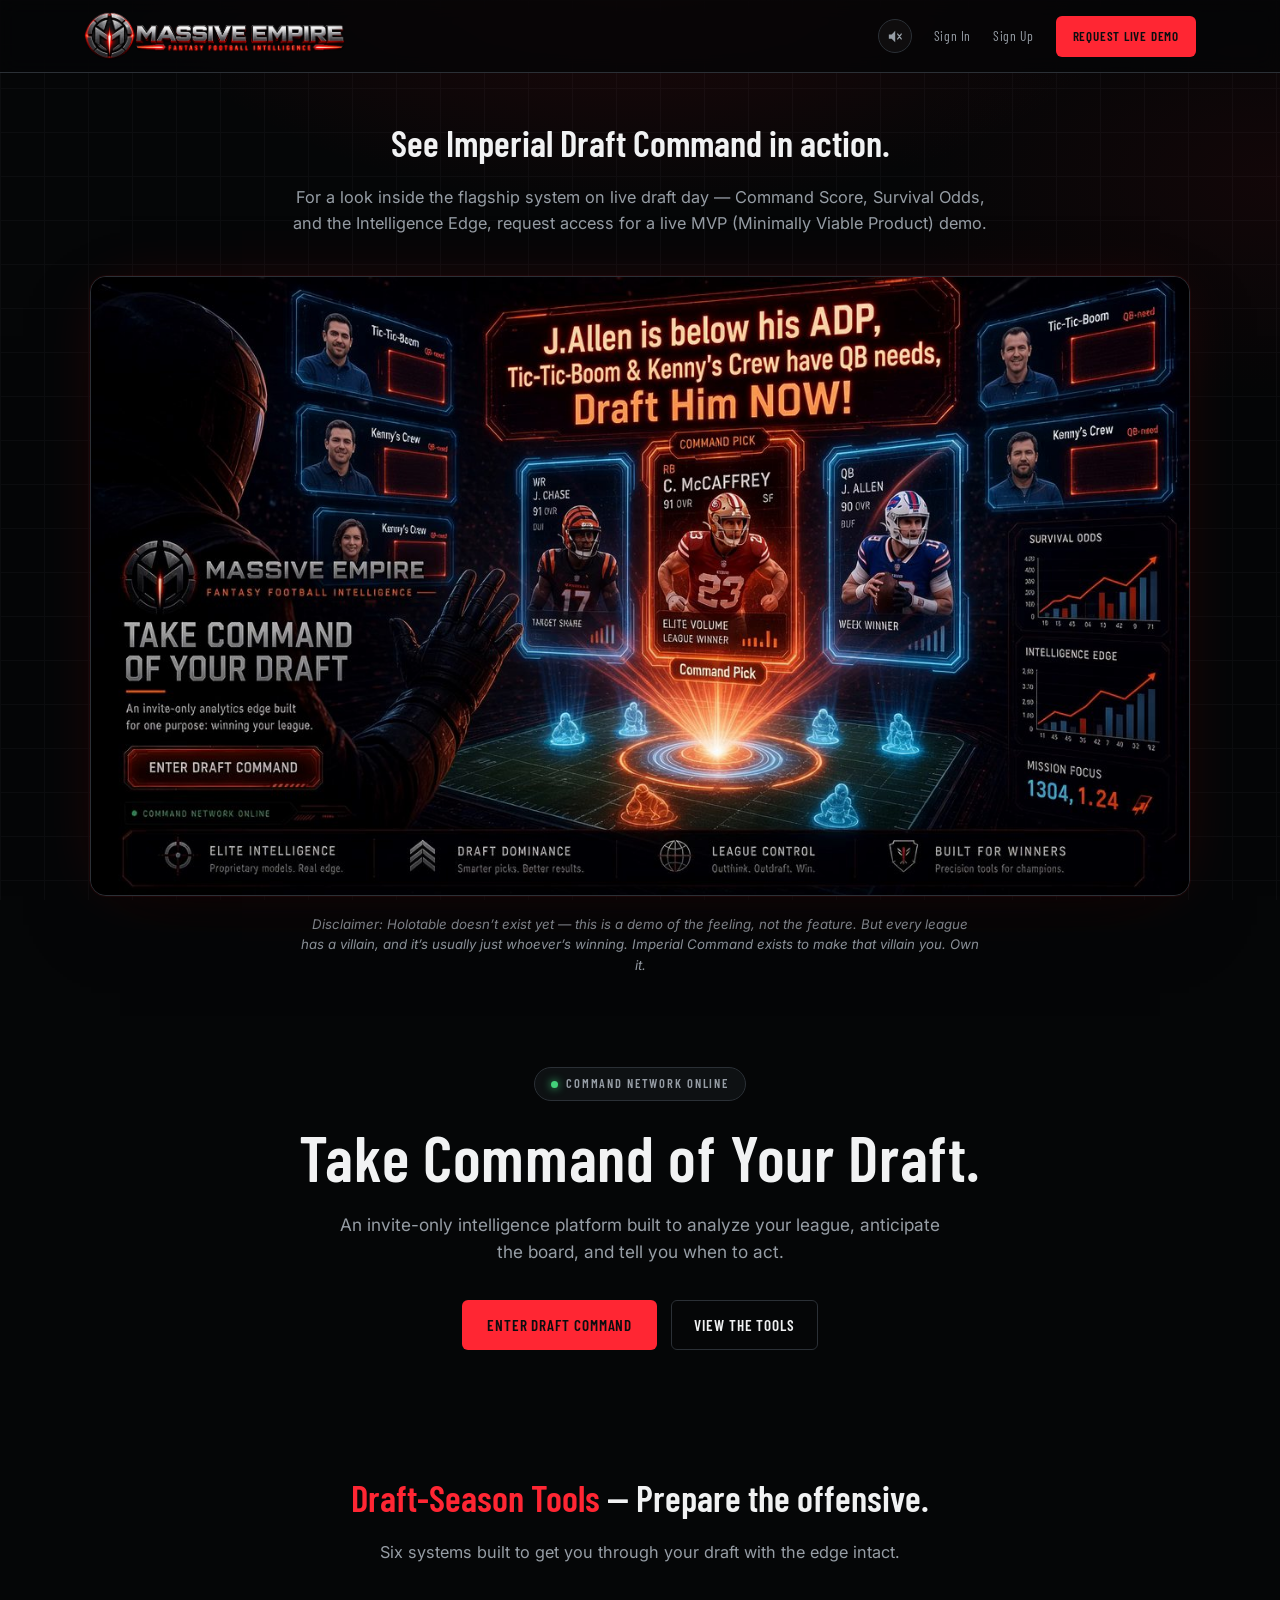
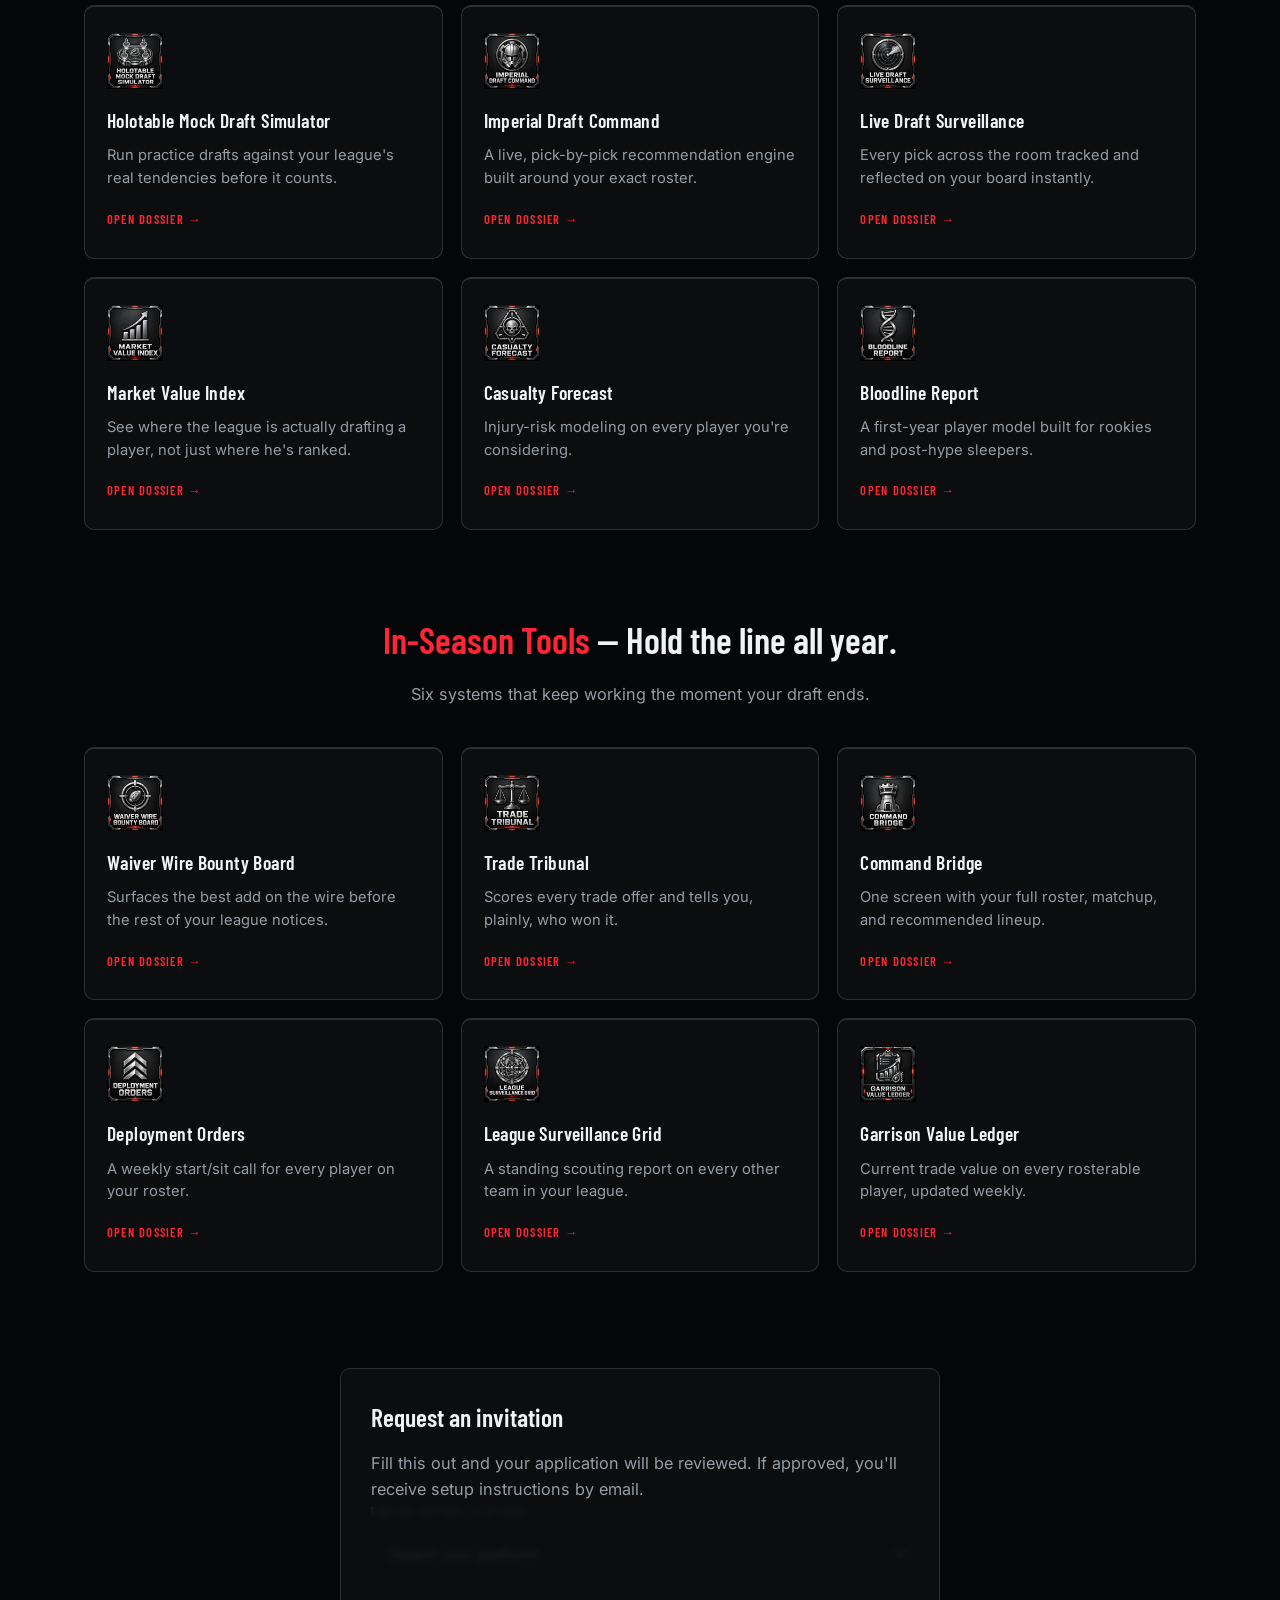
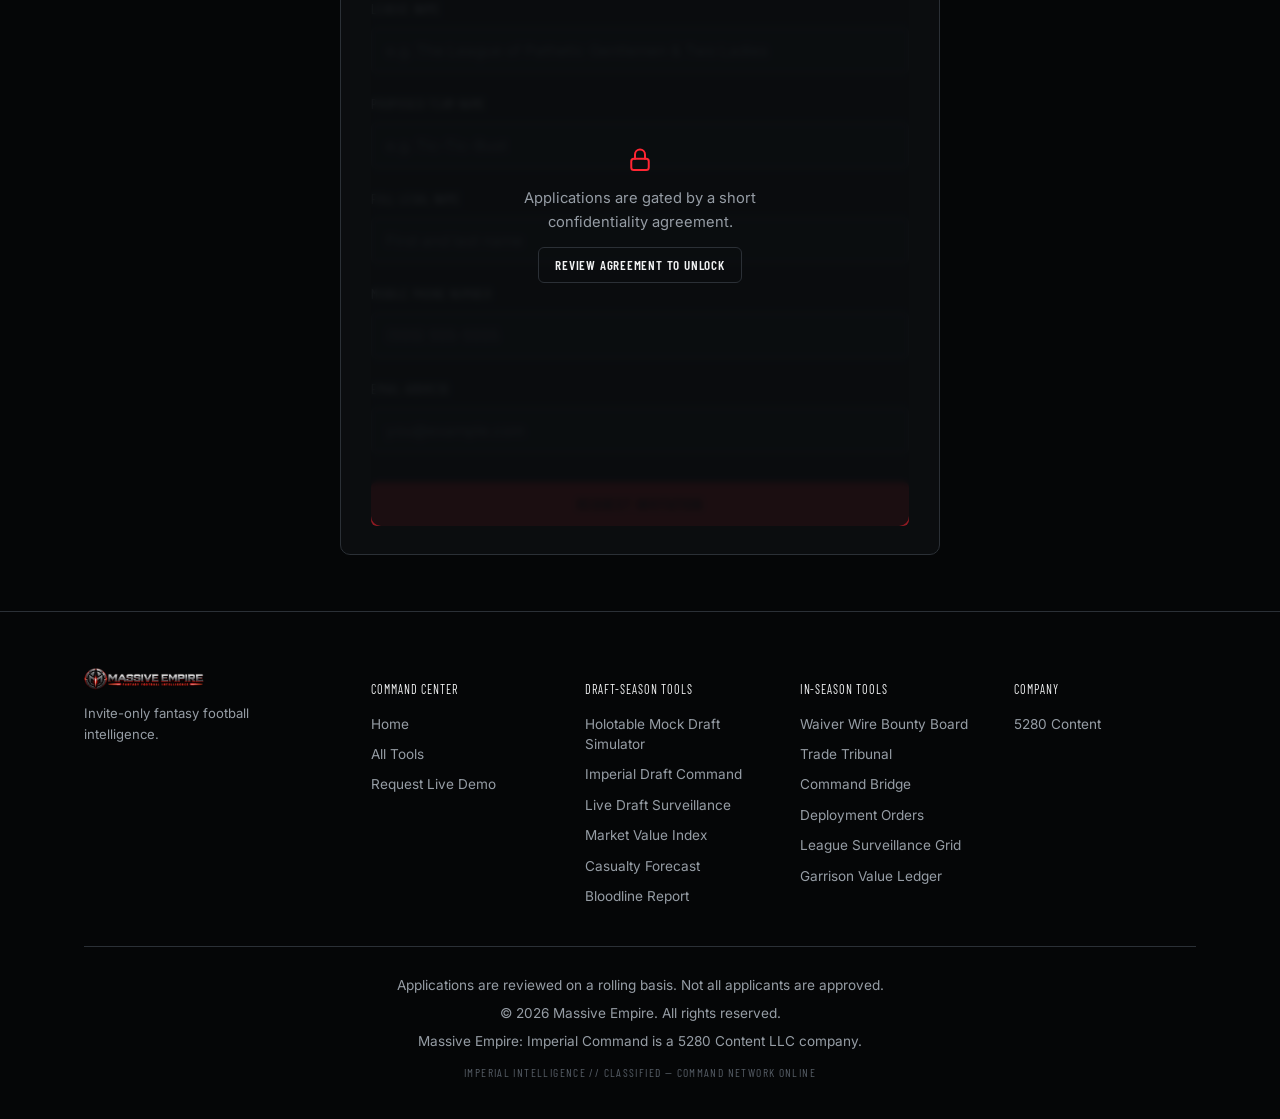
<file: index.html>
<!DOCTYPE html>
<html lang="en">
<head>
<meta charset="UTF-8" />
<meta name="viewport" content="width=device-width, initial-scale=1.0" />
<title>Massive Empire — Fantasy Football Intelligence</title>
<meta name="description" content="An invite-only fantasy football intelligence platform. Imperial Draft Command and eleven other tactical tools built to win your league." />
<link rel="icon" href="favicon.ico" sizes="any" />
<link rel="icon" type="image/png" sizes="16x16" href="assets/img/brand/favicon-16.png" />
<link rel="icon" type="image/png" sizes="32x32" href="assets/img/brand/favicon-32.png" />
<link rel="icon" type="image/png" sizes="192x192" href="assets/img/brand/favicon-192.png" />
<link rel="shortcut icon" href="favicon.ico" />
<link rel="apple-touch-icon" href="assets/img/brand/favicon-192.png" />
<link rel="preconnect" href="https://fonts.googleapis.com">
<link rel="preconnect" href="https://fonts.gstatic.com" crossorigin>
<link href="https://fonts.googleapis.com/css2?family=Orbitron:wght@600;700&family=Barlow+Condensed:wght@500;600;700&family=Inter:wght@400;500;600&display=swap" rel="stylesheet">
<link rel="stylesheet" href="assets/css/style.css" />
</head>
<body>

  <div class="nav">
    <div class="container nav-row">
      <div class="nav-brand">
        <img src="assets/img/brand/logo-wordmark.png" alt="Massive Empire — Fantasy Football Intelligence" />
      </div>
      <div class="nav-links">
        <div class="audio-widget" id="audio-widget">
          <button type="button" id="audio-icon-btn" class="audio-icon-btn" aria-expanded="false" aria-label="Audio settings">
            <svg class="icon-muted" viewBox="0 0 24 24" fill="none" aria-hidden="true">
              <path d="M4 9v6h4l5 5V4L8 9H4z" fill="currentColor"/>
              <path d="M16.5 8.5l5 7M21.5 8.5l-5 7" stroke="currentColor" stroke-width="1.8" stroke-linecap="round"/>
            </svg>
            <svg class="icon-playing" viewBox="0 0 24 24" fill="none" aria-hidden="true">
              <path d="M4 9v6h4l5 5V4L8 9H4z" fill="currentColor"/>
              <path d="M16.2 8.8a5 5 0 010 6.4M19 6.5a8.5 8.5 0 010 11" stroke="currentColor" stroke-width="1.8" stroke-linecap="round"/>
            </svg>
          </button>
          <div class="audio-popover" id="audio-popover">
            <button type="button" id="audio-play-btn" class="audio-play-btn">Play Theme</button>
            <label class="volume-row">
              <span>Volume</span>
              <input type="range" id="volume-slider" min="0" max="100" value="100" />
            </label>
          </div>
          <audio id="bg-music" loop preload="auto" data-default-volume="1">
            <source src="assets/audio/dynasty-begins.mp3" type="audio/mpeg" />
          </audio>
        </div>
        <a class="nav-auth-link" href="sign-in.html">Sign In</a>
        <a class="nav-auth-link" href="#invite">Sign Up</a>
        <a class="btn btn-primary btn-sm" href="#invite">Request Live Demo</a>
      </div>
    </div>
  </div>

  <section class="block tight demo-section">
    <div class="container">
      <div class="section-head">
        <h2 class="section-title">See Imperial Draft Command in action.</h2>
        <p class="section-sub">For a look inside the flagship system on live draft day &mdash; Command Score, Survival Odds, and the Intelligence Edge, request access for a live MVP (Minimally Viable Product) demo.</p>
      </div>
      <div class="demo-wrap">
        <a class="demo-frame" href="#invite" aria-label="Request access &mdash; see Imperial Draft Command in action">
          <video autoplay muted loop playsinline preload="auto" poster="assets/img/marketing/draft-command-demo-poster.jpg">
            <source src="assets/video/draft-command-demo.mp4" type="video/mp4" />
          </video>
        </a>
      </div>
      <p class="demo-disclaimer">Disclaimer: Holotable doesn&rsquo;t exist yet &mdash; this is a demo of the feeling, not the feature. But every league has a villain, and it&rsquo;s usually just whoever&rsquo;s winning. Imperial Command exists to make that villain you. Own it.</p>
    </div>
  </section>

  <header class="hero container">
    <div class="chip" style="margin-bottom:22px;"><span class="dot"></span> Command Network Online</div>
    <h1 class="headline">Take Command of Your Draft.</h1>
    <p class="lede">An invite-only intelligence platform built to analyze your league, anticipate the board, and tell you when to act.</p>
    <div class="hero-ctas">
      <a class="btn btn-primary" href="#invite">Enter Draft Command</a>
      <a class="btn btn-ghost" href="#tools">View The Tools</a>
    </div>
  </header>

  <section class="block tight" id="tools">
    <div class="container">
      <div class="section-head">
        <h2 class="section-title"><span class="accent">Draft-Season Tools</span> &mdash; Prepare the offensive.</h2>
        <p class="section-sub">Six systems built to get you through your draft with the edge intact.</p>
      </div>
      <div class="tool-grid">

        <a class="tool-card" href="tools/holotable.html">
          <img class="tool-icon" src="assets/img/icons/holotable.jpg" alt="" />
          <h3>Holotable Mock Draft Simulator</h3>
          <p>Run practice drafts against your league's real tendencies before it counts.</p>
          <span class="open">Open Dossier &rarr;</span>
        </a>

        <a class="tool-card" href="tools/draft-command.html">
          <img class="tool-icon" src="assets/img/icons/draft-command.jpg" alt="" />
          <h3>Imperial Draft Command</h3>
          <p>A live, pick-by-pick recommendation engine built around your exact roster.</p>
          <span class="open">Open Dossier &rarr;</span>
        </a>

        <a class="tool-card" href="tools/draft-surveillance.html">
          <img class="tool-icon" src="assets/img/icons/draft-surveillance.jpg" alt="" />
          <h3>Live Draft Surveillance</h3>
          <p>Every pick across the room tracked and reflected on your board instantly.</p>
          <span class="open">Open Dossier &rarr;</span>
        </a>

        <a class="tool-card" href="tools/market-value-index.html">
          <img class="tool-icon" src="assets/img/icons/market-value-index.jpg" alt="" />
          <h3>Market Value Index</h3>
          <p>See where the league is actually drafting a player, not just where he's ranked.</p>
          <span class="open">Open Dossier &rarr;</span>
        </a>

        <a class="tool-card" href="tools/casualty-forecast.html">
          <img class="tool-icon" src="assets/img/icons/casualty-forecast.jpg" alt="" />
          <h3>Casualty Forecast</h3>
          <p>Injury-risk modeling on every player you're considering.</p>
          <span class="open">Open Dossier &rarr;</span>
        </a>

        <a class="tool-card" href="tools/bloodline-report.html">
          <img class="tool-icon" src="assets/img/icons/bloodline-report.jpg" alt="" />
          <h3>Bloodline Report</h3>
          <p>A first-year player model built for rookies and post-hype sleepers.</p>
          <span class="open">Open Dossier &rarr;</span>
        </a>

      </div>
    </div>
  </section>

  <section class="block tight">
    <div class="container">
      <div class="section-head">
        <h2 class="section-title"><span class="accent">In-Season Tools</span> &mdash; Hold the line all year.</h2>
        <p class="section-sub">Six systems that keep working the moment your draft ends.</p>
      </div>
      <div class="tool-grid">

        <a class="tool-card" href="tools/waiver-wire.html">
          <img class="tool-icon" src="assets/img/icons/waiver-wire.jpg" alt="" />
          <h3>Waiver Wire Bounty Board</h3>
          <p>Surfaces the best add on the wire before the rest of your league notices.</p>
          <span class="open">Open Dossier &rarr;</span>
        </a>

        <a class="tool-card" href="tools/trade-tribunal.html">
          <img class="tool-icon" src="assets/img/icons/trade-tribunal.jpg" alt="" />
          <h3>Trade Tribunal</h3>
          <p>Scores every trade offer and tells you, plainly, who won it.</p>
          <span class="open">Open Dossier &rarr;</span>
        </a>

        <a class="tool-card" href="tools/command-bridge.html">
          <img class="tool-icon" src="assets/img/icons/command-bridge.jpg" alt="" />
          <h3>Command Bridge</h3>
          <p>One screen with your full roster, matchup, and recommended lineup.</p>
          <span class="open">Open Dossier &rarr;</span>
        </a>

        <a class="tool-card" href="tools/deployment-orders.html">
          <img class="tool-icon" src="assets/img/icons/deployment-orders.jpg" alt="" />
          <h3>Deployment Orders</h3>
          <p>A weekly start/sit call for every player on your roster.</p>
          <span class="open">Open Dossier &rarr;</span>
        </a>

        <a class="tool-card" href="tools/league-surveillance.html">
          <img class="tool-icon" src="assets/img/icons/league-surveillance.jpg" alt="" />
          <h3>League Surveillance Grid</h3>
          <p>A standing scouting report on every other team in your league.</p>
          <span class="open">Open Dossier &rarr;</span>
        </a>

        <a class="tool-card" href="tools/garrison-ledger.html">
          <img class="tool-icon" src="assets/img/icons/garrison-ledger.jpg" alt="" />
          <h3>Garrison Value Ledger</h3>
          <p>Current trade value on every rosterable player, updated weekly.</p>
          <span class="open">Open Dossier &rarr;</span>
        </a>

      </div>
    </div>
  </section>

  <section class="block" id="invite">
    <div class="container">
      <div class="card form-card">
        <h2 class="section-title" style="font-size:1.6rem;">Request an invitation</h2>
        <p class="section-sub">Fill this out and your application will be reviewed. If approved, you'll receive setup instructions by email.</p>

        <div class="invite-form-wrap">
          <form id="invite-form">
            <label for="platform">Fantasy football platform</label>
            <select id="platform" name="platform" required disabled>
              <option value="" disabled selected>Select your platform</option>
              <option>ESPN Fantasy Football</option>
              <option>Yahoo Fantasy Sports</option>
              <option>Sleeper</option>
              <option>NFL.com Fantasy</option>
              <option>CBS Sports Fantasy</option>
              <option>Fleaflicker</option>
              <option>Other</option>
            </select>

            <label for="leagueName">League name</label>
            <input type="text" id="leagueName" name="leagueName" placeholder="e.g. The League of Pathetic Gentlemen &amp; Two Ladies" required disabled />

            <label for="teamName">Proposed team name</label>
            <input type="text" id="teamName" name="teamName" placeholder="e.g. Tic-Tic-Bust" required disabled />

            <label for="legalName">Full legal name</label>
            <input type="text" id="legalName" name="legalName" placeholder="First and last name" required disabled />

            <label for="phone">Mobile phone number</label>
            <input type="tel" id="phone" name="phone" placeholder="(555) 555-5555" required disabled />

            <label for="email">Email address</label>
            <input type="email" id="email" name="email" placeholder="you@example.com" required disabled />

            <button type="submit" id="submit-btn" class="btn btn-primary form-submit" disabled>Request Invitation</button>
            <div class="status" id="status"></div>
          </form>

          <div class="form-lock-overlay" id="form-lock-overlay">
            <svg viewBox="0 0 24 24" fill="none" aria-hidden="true" class="lock-icon">
              <rect x="5" y="11" width="14" height="9" rx="2" stroke="currentColor" stroke-width="1.6"/>
              <path d="M8 11V7.5a4 4 0 018 0V11" stroke="currentColor" stroke-width="1.6" stroke-linecap="round"/>
            </svg>
            <p>Applications are gated by a short confidentiality agreement.</p>
            <button type="button" id="open-agreement-btn" class="btn btn-ghost btn-sm">Review Agreement to Unlock</button>
          </div>
        </div>
      </div>
    </div>
  </section>

  <footer class="site-footer">
    <div class="container">
      <div class="footer-grid">
        <div class="footer-brand-col">
          <img src="assets/img/brand/logo-wordmark.png" alt="Massive Empire" class="footer-logo" />
          <p class="footer-tagline">Invite-only fantasy football intelligence.</p>
        </div>
        <div class="footer-col">
          <p class="footer-heading">Command Center</p>
          <a href="index.html">Home</a>
          <a href="index.html#tools">All Tools</a>
          <a href="index.html#invite">Request Live Demo</a>
        </div>
        <div class="footer-col">
          <p class="footer-heading">Draft-Season Tools</p>
          <a href="tools/holotable.html">Holotable Mock Draft Simulator</a>
          <a href="tools/draft-command.html">Imperial Draft Command</a>
          <a href="tools/draft-surveillance.html">Live Draft Surveillance</a>
          <a href="tools/market-value-index.html">Market Value Index</a>
          <a href="tools/casualty-forecast.html">Casualty Forecast</a>
          <a href="tools/bloodline-report.html">Bloodline Report</a>
        </div>
        <div class="footer-col">
          <p class="footer-heading">In-Season Tools</p>
          <a href="tools/waiver-wire.html">Waiver Wire Bounty Board</a>
          <a href="tools/trade-tribunal.html">Trade Tribunal</a>
          <a href="tools/command-bridge.html">Command Bridge</a>
          <a href="tools/deployment-orders.html">Deployment Orders</a>
          <a href="tools/league-surveillance.html">League Surveillance Grid</a>
          <a href="tools/garrison-ledger.html">Garrison Value Ledger</a>
        </div>
        <div class="footer-col">
          <p class="footer-heading">Company</p>
          <a href="https://5280content.com/" target="_blank" rel="noopener">5280 Content</a>
        </div>
      </div>
      <div class="footer-bottom">
        <p>Applications are reviewed on a rolling basis. Not all applicants are approved.</p>
        <p class="footer-copyright">&copy; 2026 Massive Empire. All rights reserved.</p>
        <p class="footer-company">Massive Empire: Imperial Command is a 5280 Content LLC company.</p>
        <p class="foot-classified">Imperial Intelligence // Classified — Command Network Online</p>
      </div>
    </div>
  </footer>


  <div class="modal-overlay" id="modal-overlay">
    <div class="modal-box">
      <img class="modal-image" src="assets/darth-jos.jpg" alt="Darth Jos" />
      <div class="modal-content">
        <span class="modal-badge">Application Under Review</span>
        <div id="modal-text"></div>
        <button type="button" id="modal-close-btn" class="btn btn-ghost">Acknowledge Transmission</button>
      </div>
    </div>
  </div>

  <div class="modal-overlay" id="agreement-overlay">
    <div class="agreement-box">
      <button type="button" class="agreement-close" id="agreement-close-btn" aria-label="Close">&times;</button>
      <span class="modal-badge">Before You Apply</span>
      <h3 class="agreement-title">Applicant Confidentiality Agreement</h3>
      <div class="agreement-scroll" id="agreement-scroll">
        <p>By submitting this application, you agree to keep confidential the contents of any correspondence you receive from Massive Empire in connection with it &mdash; including anything sent to the email address provided above. Do not describe, forward, screenshot, or share it with fellow league managers, co-owners, or anyone else &mdash; <strong>especially</strong> anyone in your league &mdash; <strong>until Darth Jos releases you from his grip via the EFFL Signal thread.</strong></p>
        <p>This applies regardless of whether your application is approved, denied, or delayed, and holds indefinitely from the date of submission until that release is granted.</p>
        <p>This exists so that every applicant experiences their own correspondence firsthand, without it being spoiled by someone else first. Sharing it before release undermines that experience for them.</p>
        <p>By checking the box below, you confirm you've read this Agreement and agree to its terms.</p>
      </div>
      <label class="agreement-check" id="agreement-check-label">
        <input type="checkbox" id="agreement-checkbox" disabled />
        <span>I have read and agree to the Confidentiality Agreement above.</span>
      </label>
      <p class="agreement-hint" id="agreement-hint">Scroll to the bottom to enable the checkbox.</p>
      <button type="button" id="agreement-accept-btn" class="btn btn-primary" disabled>Accept &amp; Continue</button>
    </div>
  </div>

  <script src="assets/js/invite.js"></script>
  <script src="assets/js/audio-widget.js"></script>
  <script>
    (function () {
      var overlay = document.getElementById('agreement-overlay');
      var scrollArea = document.getElementById('agreement-scroll');
      var checkbox = document.getElementById('agreement-checkbox');
      var hint = document.getElementById('agreement-hint');
      var acceptBtn = document.getElementById('agreement-accept-btn');
      var closeBtn = document.getElementById('agreement-close-btn');
      var openBtn = document.getElementById('open-agreement-btn');
      var lockOverlay = document.getElementById('form-lock-overlay');
      var form = document.getElementById('invite-form');
      if (!overlay || !form) return;

      var formFields = form.querySelectorAll('input, select, button');

      function openAgreement() {
        overlay.classList.add('show');
        // Re-check scroll position after the modal is actually visible and
        // laid out — if the agreement fits without scrolling on this
        // viewport, this unlocks the checkbox immediately instead of
        // leaving it stuck disabled (measuring while display:none reports
        // a height of 0, which is why this can't happen before .show).
        requestAnimationFrame(function () {
          checkScrollPosition();
        });
      }
      function closeAgreement() {
        overlay.classList.remove('show');
      }
      function checkScrollPosition() {
        var atBottom = scrollArea.scrollTop + scrollArea.clientHeight >= scrollArea.scrollHeight - 8;
        if (atBottom) {
          checkbox.disabled = false;
          hint.style.display = 'none';
        }
      }
      function updateAcceptState() {
        acceptBtn.disabled = !checkbox.checked;
      }
      function unlockForm() {
        formFields.forEach(function (el) { el.disabled = false; });
        lockOverlay.classList.add('is-unlocked');
        closeAgreement();
      }

      openBtn.addEventListener('click', openAgreement);
      closeBtn.addEventListener('click', closeAgreement);
      overlay.addEventListener('click', function (e) {
        if (e.target === overlay) closeAgreement();
      });
      scrollArea.addEventListener('scroll', checkScrollPosition);
      checkbox.addEventListener('change', updateAcceptState);
      acceptBtn.addEventListener('click', function () {
        if (!checkbox.checked) return;
        unlockForm();
      });
    })();
  </script>
</body>
</html>
</file>
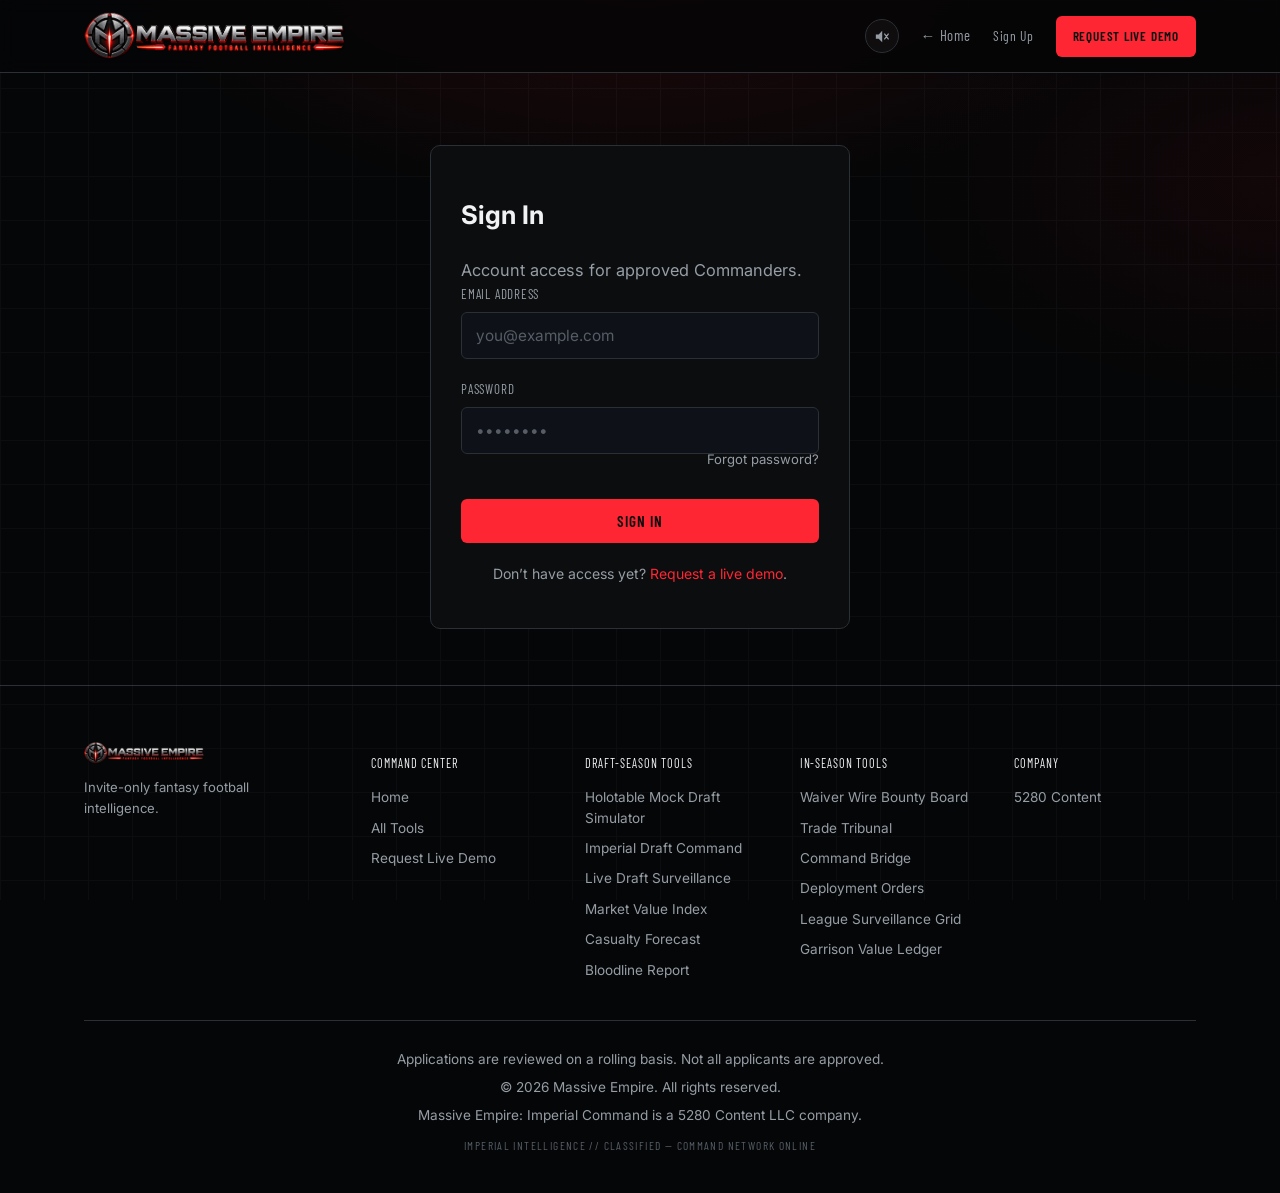
<file: sign-in.html>
<!DOCTYPE html>
<html lang="en">
<head>
<meta charset="UTF-8" />
<meta name="viewport" content="width=device-width, initial-scale=1.0" />
<title>Sign In — Massive Empire</title>
<meta name="description" content="Account access for approved Massive Empire commanders." />
<link rel="icon" href="favicon.ico" sizes="any" />
<link rel="icon" type="image/png" sizes="16x16" href="assets/img/brand/favicon-16.png" />
<link rel="icon" type="image/png" sizes="32x32" href="assets/img/brand/favicon-32.png" />
<link rel="icon" type="image/png" sizes="192x192" href="assets/img/brand/favicon-192.png" />
<link rel="shortcut icon" href="favicon.ico" />
<link rel="apple-touch-icon" href="assets/img/brand/favicon-192.png" />
<link rel="preconnect" href="https://fonts.googleapis.com">
<link rel="preconnect" href="https://fonts.gstatic.com" crossorigin>
<link href="https://fonts.googleapis.com/css2?family=Orbitron:wght@600;700&family=Barlow+Condensed:wght@500;600;700&family=Inter:wght@400;500;600&display=swap" rel="stylesheet">
<link rel="stylesheet" href="assets/css/style.css" />
</head>
<body>

  <div class="nav">
    <div class="container nav-row">
      <div class="nav-brand">
        <a href="index.html"><img src="assets/img/brand/logo-wordmark.png" alt="Massive Empire — Fantasy Football Intelligence" /></a>
      </div>
      <div class="nav-links">
        <div class="audio-widget" id="audio-widget">
          <button type="button" id="audio-icon-btn" class="audio-icon-btn" aria-expanded="false" aria-label="Audio settings">
            <svg class="icon-muted" viewBox="0 0 24 24" fill="none" aria-hidden="true">
              <path d="M4 9v6h4l5 5V4L8 9H4z" fill="currentColor"/>
              <path d="M16.5 8.5l5 7M21.5 8.5l-5 7" stroke="currentColor" stroke-width="1.8" stroke-linecap="round"/>
            </svg>
            <svg class="icon-playing" viewBox="0 0 24 24" fill="none" aria-hidden="true">
              <path d="M4 9v6h4l5 5V4L8 9H4z" fill="currentColor"/>
              <path d="M16.2 8.8a5 5 0 010 6.4M19 6.5a8.5 8.5 0 010 11" stroke="currentColor" stroke-width="1.8" stroke-linecap="round"/>
            </svg>
          </button>
          <div class="audio-popover" id="audio-popover">
            <button type="button" id="audio-play-btn" class="audio-play-btn">Play Theme</button>
            <label class="volume-row">
              <span>Volume</span>
              <input type="range" id="volume-slider" min="0" max="100" value="100" />
            </label>
          </div>
          <audio id="bg-music" loop preload="auto" data-default-volume="1">
            <source src="assets/audio/dynasty-begins.mp3" type="audio/mpeg" />
          </audio>
        </div>
        <a class="nav-back" href="index.html">&larr; Home</a>
        <a class="nav-auth-link" href="index.html#invite">Sign Up</a>
        <a class="btn btn-primary btn-sm" href="index.html#invite">Request Live Demo</a>
      </div>
    </div>
  </div>

  <section class="block" style="padding-top:72px;">
    <div class="container">
      <div class="card form-card" style="max-width:420px;">
        <h1 class="section-title" style="font-size:1.6rem;">Sign In</h1>
        <p class="section-sub">Account access for approved Commanders.</p>

        <form id="signin-form">
          <label for="si-email">Email address</label>
          <input type="email" id="si-email" name="email" placeholder="you@example.com" required />

          <label for="si-password">Password</label>
          <input type="password" id="si-password" name="password" placeholder="&bull;&bull;&bull;&bull;&bull;&bull;&bull;&bull;" required />
          <div style="text-align:right; margin-top:-8px;">
            <a href="#" id="forgot-password-link" style="font-size:0.82rem; color:var(--text-dim); text-decoration:none;">Forgot password?</a>
          </div>

          <button type="submit" id="si-submit-btn" class="btn btn-primary form-submit">Sign In</button>
          <div class="status" id="si-status"></div>
        </form>

        <p style="margin-top:20px; text-align:center; font-size:0.88rem; color:var(--text-dim);">
          Don&rsquo;t have access yet? <a href="index.html#invite" style="color:var(--red-bright); text-decoration:none;">Request a live demo</a>.
        </p>
      </div>
    </div>
  </section>

  <footer class="site-footer">
    <div class="container">
      <div class="footer-grid">
        <div class="footer-brand-col">
          <img src="assets/img/brand/logo-wordmark.png" alt="Massive Empire" class="footer-logo" />
          <p class="footer-tagline">Invite-only fantasy football intelligence.</p>
        </div>
        <div class="footer-col">
          <p class="footer-heading">Command Center</p>
          <a href="index.html">Home</a>
          <a href="index.html#tools">All Tools</a>
          <a href="index.html#invite">Request Live Demo</a>
        </div>
        <div class="footer-col">
          <p class="footer-heading">Draft-Season Tools</p>
          <a href="tools/holotable.html">Holotable Mock Draft Simulator</a>
          <a href="tools/draft-command.html">Imperial Draft Command</a>
          <a href="tools/draft-surveillance.html">Live Draft Surveillance</a>
          <a href="tools/market-value-index.html">Market Value Index</a>
          <a href="tools/casualty-forecast.html">Casualty Forecast</a>
          <a href="tools/bloodline-report.html">Bloodline Report</a>
        </div>
        <div class="footer-col">
          <p class="footer-heading">In-Season Tools</p>
          <a href="tools/waiver-wire.html">Waiver Wire Bounty Board</a>
          <a href="tools/trade-tribunal.html">Trade Tribunal</a>
          <a href="tools/command-bridge.html">Command Bridge</a>
          <a href="tools/deployment-orders.html">Deployment Orders</a>
          <a href="tools/league-surveillance.html">League Surveillance Grid</a>
          <a href="tools/garrison-ledger.html">Garrison Value Ledger</a>
        </div>
        <div class="footer-col">
          <p class="footer-heading">Company</p>
          <a href="https://5280content.com/" target="_blank" rel="noopener">5280 Content</a>
        </div>
      </div>
      <div class="footer-bottom">
        <p>Applications are reviewed on a rolling basis. Not all applicants are approved.</p>
        <p class="footer-copyright">&copy; 2026 Massive Empire. All rights reserved.</p>
        <p class="footer-company">Massive Empire: Imperial Command is a 5280 Content LLC company.</p>
        <p class="foot-classified">Imperial Intelligence // Classified — Command Network Online</p>
      </div>
    </div>
  </footer>

  <script src="assets/js/audio-widget.js"></script>
  <script>
    document.getElementById('signin-form').addEventListener('submit', function (e) {
      e.preventDefault();
      var status = document.getElementById('si-status');
      status.className = 'status show ok';
      status.textContent = "Account sign-in isn't live yet — Imperial Command tools are still invite-only. Request a live demo below to get on the list.";
    });
    document.getElementById('forgot-password-link').addEventListener('click', function (e) {
      e.preventDefault();
      var status = document.getElementById('si-status');
      status.className = 'status show ok';
      status.textContent = "Password recovery isn't live yet — accounts aren't active. Request a live demo below to get on the list.";
    });
  </script>
</body>
</html>
</file>
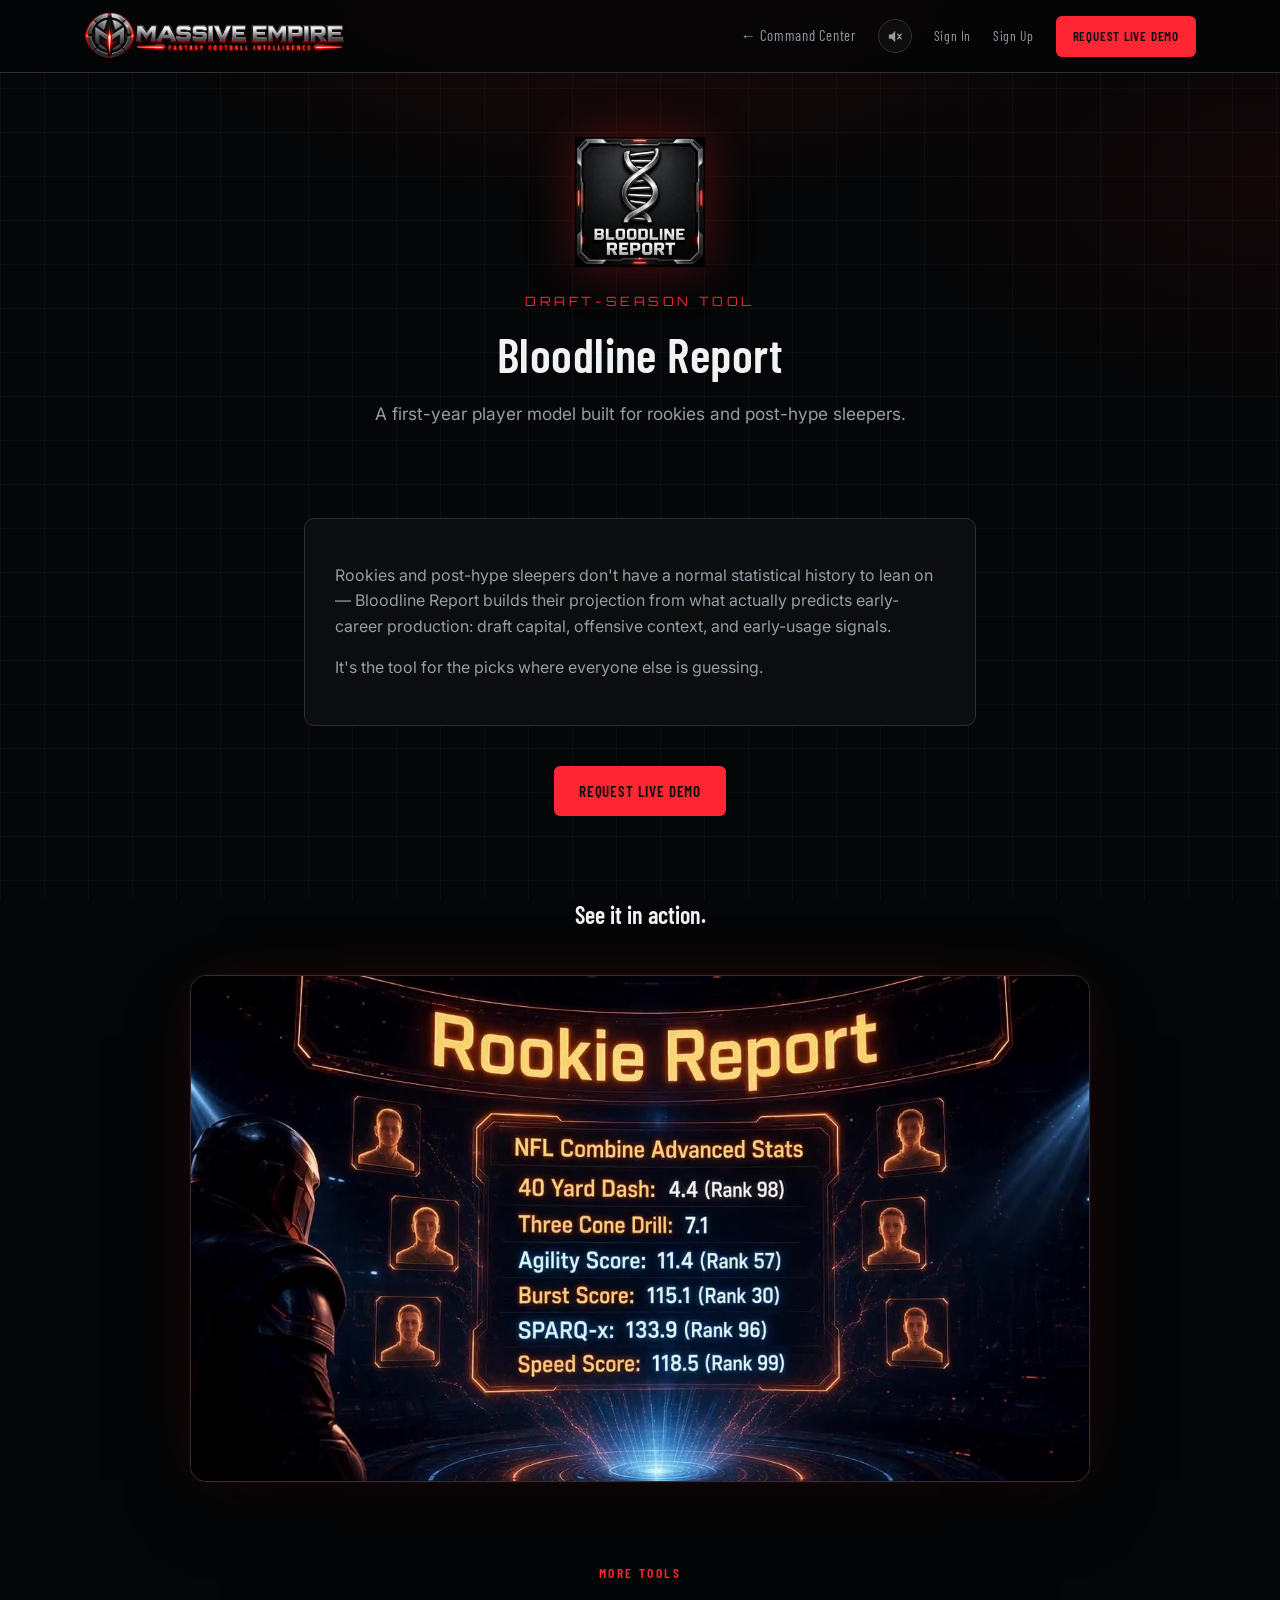
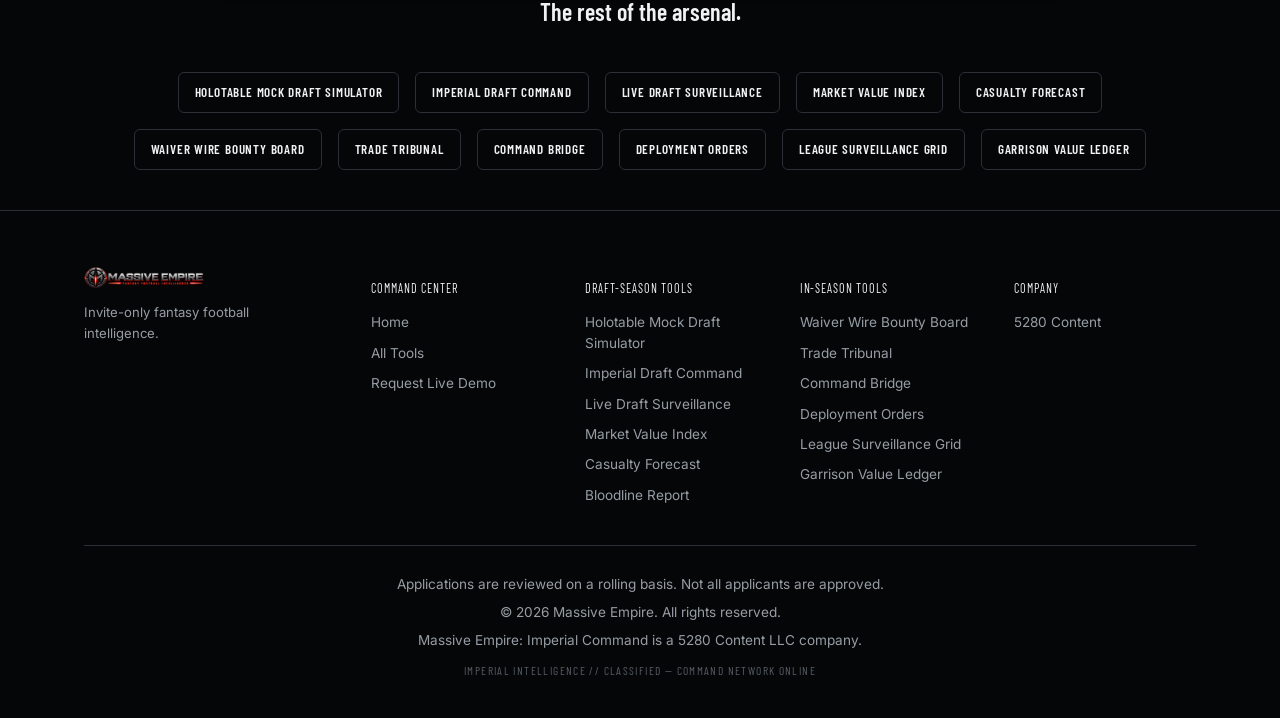
<file: tools/bloodline-report.html>
<!DOCTYPE html>
<html lang="en">
<head>
<meta charset="UTF-8" />
<meta name="viewport" content="width=device-width, initial-scale=1.0" />
<title>Bloodline Report — Massive Empire</title>
<meta name="description" content="A first-year player model built for rookies and post-hype sleepers." />
<link rel="icon" href="../favicon.ico" sizes="any" />
<link rel="icon" type="image/png" sizes="16x16" href="../assets/img/brand/favicon-16.png" />
<link rel="icon" type="image/png" sizes="32x32" href="../assets/img/brand/favicon-32.png" />
<link rel="icon" type="image/png" sizes="192x192" href="../assets/img/brand/favicon-192.png" />
<link rel="shortcut icon" href="../favicon.ico" />
<link rel="apple-touch-icon" href="../assets/img/brand/favicon-192.png" />
<link rel="preconnect" href="https://fonts.googleapis.com">
<link rel="preconnect" href="https://fonts.gstatic.com" crossorigin>
<link href="https://fonts.googleapis.com/css2?family=Orbitron:wght@600;700&family=Barlow+Condensed:wght@500;600;700&family=Inter:wght@400;500;600&display=swap" rel="stylesheet">
<link rel="stylesheet" href="../assets/css/style.css" />
</head>
<body>

  <div class="nav">
    <div class="container nav-row">
      <div class="nav-brand">
        <a href="../index.html"><img src="../assets/img/brand/logo-wordmark.png" alt="Massive Empire — Fantasy Football Intelligence" /></a>
      </div>
      <div class="nav-links">
        <a class="nav-back" href="../index.html#tools">&larr; Command Center</a>
        <div class="audio-widget" id="audio-widget">
          <button type="button" id="audio-icon-btn" class="audio-icon-btn" aria-expanded="false" aria-label="Audio settings">
            <svg class="icon-muted" viewBox="0 0 24 24" fill="none" aria-hidden="true">
              <path d="M4 9v6h4l5 5V4L8 9H4z" fill="currentColor"/>
              <path d="M16.5 8.5l5 7M21.5 8.5l-5 7" stroke="currentColor" stroke-width="1.8" stroke-linecap="round"/>
            </svg>
            <svg class="icon-playing" viewBox="0 0 24 24" fill="none" aria-hidden="true">
              <path d="M4 9v6h4l5 5V4L8 9H4z" fill="currentColor"/>
              <path d="M16.2 8.8a5 5 0 010 6.4M19 6.5a8.5 8.5 0 010 11" stroke="currentColor" stroke-width="1.8" stroke-linecap="round"/>
            </svg>
          </button>
          <div class="audio-popover" id="audio-popover">
            <button type="button" id="audio-play-btn" class="audio-play-btn">Play Theme</button>
            <label class="volume-row">
              <span>Volume</span>
              <input type="range" id="volume-slider" min="0" max="100" value="33" />
            </label>
          </div>
          <audio id="bg-music" loop preload="auto" data-default-volume="0.33">
            <source src="../assets/audio/dynasty-begins.mp3" type="audio/mpeg" />
          </audio>
        </div>
        <a class="nav-auth-link" href="../sign-in.html">Sign In</a>
        <a class="nav-auth-link" href="../index.html#invite">Sign Up</a>
        <a class="btn btn-primary btn-sm" href="../index.html#invite">Request Live Demo</a>
      </div>
    </div>
  </div>

  <header class="tool-hero container">
    <img class="tool-icon-lg" src="../assets/img/icons/bloodline-report.jpg" alt="" />
    <p class="eyebrow">Draft-Season Tool</p>
    <h1 class="headline" style="font-size:clamp(2rem,4.4vw,3rem);">Bloodline Report</h1>
    <p class="tool-tagline">A first-year player model built for rookies and post-hype sleepers.</p>
  </header>

  <section class="block tight">
    <div class="container tool-body">
      <div class="card">
        <p>Rookies and post-hype sleepers don't have a normal statistical history to lean on — Bloodline Report builds their projection from what actually predicts early-career production: draft capital, offensive context, and early-usage signals.</p>
        <p>It's the tool for the picks where everyone else is guessing.</p>
      </div>
      <div class="center mt-lg">
        <a class="btn btn-primary" href="../index.html#invite">Request Live Demo</a>
      </div>
    </div>
  </section>

  <section class="block tight">
    <div class="container">
      <div class="section-head">
        <h2 class="section-title" style="font-size:1.5rem;">See it in action.</h2>
      </div>
      <div class="demo-wrap" style="max-width:900px;">
        <a class="demo-frame" href="../index.html#invite" aria-label="Request a live demo">
          <video autoplay muted loop playsinline preload="auto" poster="../assets/img/marketing/bloodline-report-demo-poster.jpg">
            <source src="../assets/video/bloodline-report-demo.mp4" type="video/mp4" />
          </video>
        </a>
      </div>
    </div>
  </section>

  <section class="block tight">
    <div class="container">
      <div class="section-head">
        <p class="kicker">More Tools</p>
        <h2 class="section-title" style="font-size:1.5rem;">The rest of the arsenal.</h2>
      </div>
      <div class="related-nav">
        <a class="btn btn-ghost btn-sm" href="holotable.html">Holotable Mock Draft Simulator</a>
        <a class="btn btn-ghost btn-sm" href="draft-command.html">Imperial Draft Command</a>
        <a class="btn btn-ghost btn-sm" href="draft-surveillance.html">Live Draft Surveillance</a>
        <a class="btn btn-ghost btn-sm" href="market-value-index.html">Market Value Index</a>
        <a class="btn btn-ghost btn-sm" href="casualty-forecast.html">Casualty Forecast</a>
        <a class="btn btn-ghost btn-sm" href="waiver-wire.html">Waiver Wire Bounty Board</a>
        <a class="btn btn-ghost btn-sm" href="trade-tribunal.html">Trade Tribunal</a>
        <a class="btn btn-ghost btn-sm" href="command-bridge.html">Command Bridge</a>
        <a class="btn btn-ghost btn-sm" href="deployment-orders.html">Deployment Orders</a>
        <a class="btn btn-ghost btn-sm" href="league-surveillance.html">League Surveillance Grid</a>
        <a class="btn btn-ghost btn-sm" href="garrison-ledger.html">Garrison Value Ledger</a>
      </div>
    </div>
  </section>

  <footer class="site-footer">
    <div class="container">
      <div class="footer-grid">
        <div class="footer-brand-col">
          <img src="../assets/img/brand/logo-wordmark.png" alt="Massive Empire" class="footer-logo" />
          <p class="footer-tagline">Invite-only fantasy football intelligence.</p>
        </div>
        <div class="footer-col">
          <p class="footer-heading">Command Center</p>
          <a href="../index.html">Home</a>
          <a href="../index.html#tools">All Tools</a>
          <a href="../index.html#invite">Request Live Demo</a>
        </div>
        <div class="footer-col">
          <p class="footer-heading">Draft-Season Tools</p>
          <a href="holotable.html">Holotable Mock Draft Simulator</a>
          <a href="draft-command.html">Imperial Draft Command</a>
          <a href="draft-surveillance.html">Live Draft Surveillance</a>
          <a href="market-value-index.html">Market Value Index</a>
          <a href="casualty-forecast.html">Casualty Forecast</a>
          <a href="bloodline-report.html">Bloodline Report</a>
        </div>
        <div class="footer-col">
          <p class="footer-heading">In-Season Tools</p>
          <a href="waiver-wire.html">Waiver Wire Bounty Board</a>
          <a href="trade-tribunal.html">Trade Tribunal</a>
          <a href="command-bridge.html">Command Bridge</a>
          <a href="deployment-orders.html">Deployment Orders</a>
          <a href="league-surveillance.html">League Surveillance Grid</a>
          <a href="garrison-ledger.html">Garrison Value Ledger</a>
        </div>
        <div class="footer-col">
          <p class="footer-heading">Company</p>
          <a href="https://5280content.com/" target="_blank" rel="noopener">5280 Content</a>
        </div>
      </div>
      <div class="footer-bottom">
        <p>Applications are reviewed on a rolling basis. Not all applicants are approved.</p>
        <p class="footer-copyright">&copy; 2026 Massive Empire. All rights reserved.</p>
        <p class="footer-company">Massive Empire: Imperial Command is a 5280 Content LLC company.</p>
        <p class="foot-classified">Imperial Intelligence // Classified — Command Network Online</p>
      </div>
    </div>
  </footer>

  <script src="../assets/js/audio-widget.js"></script>
</body>
</html>
</file>
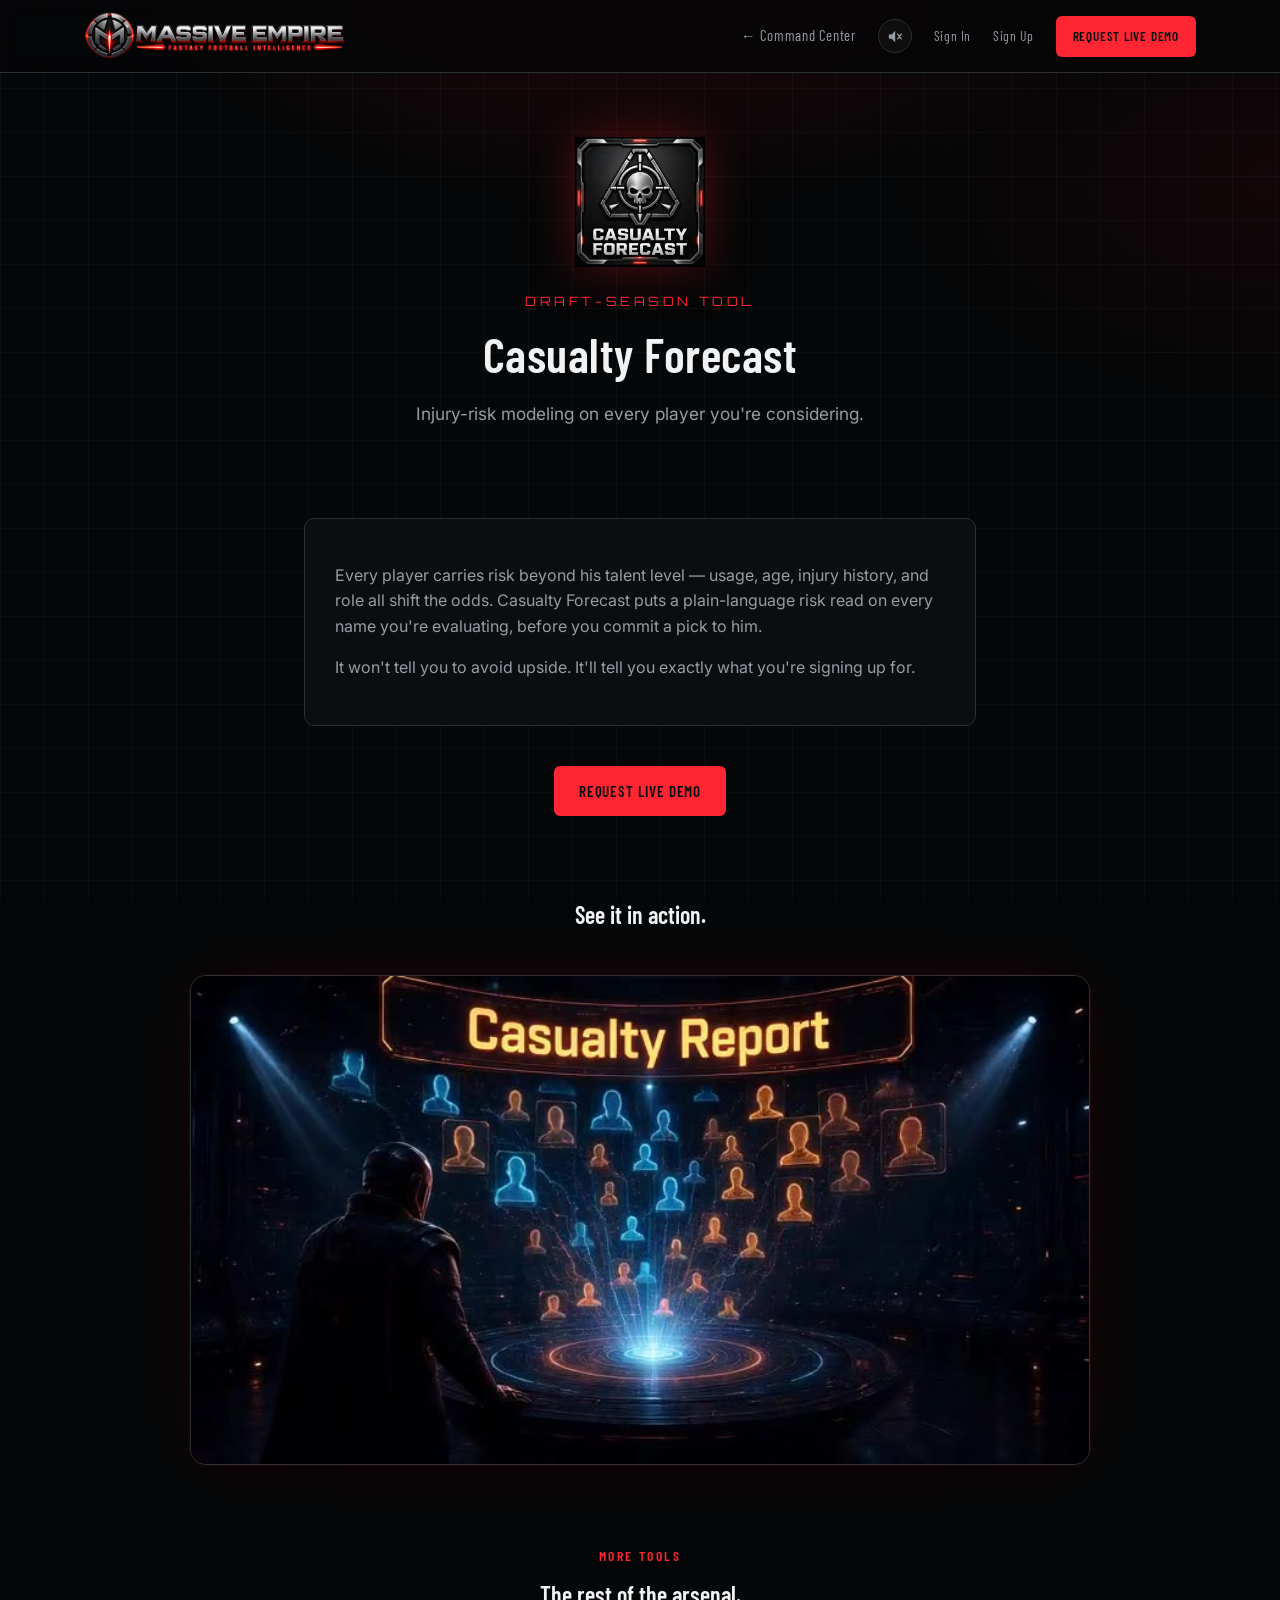
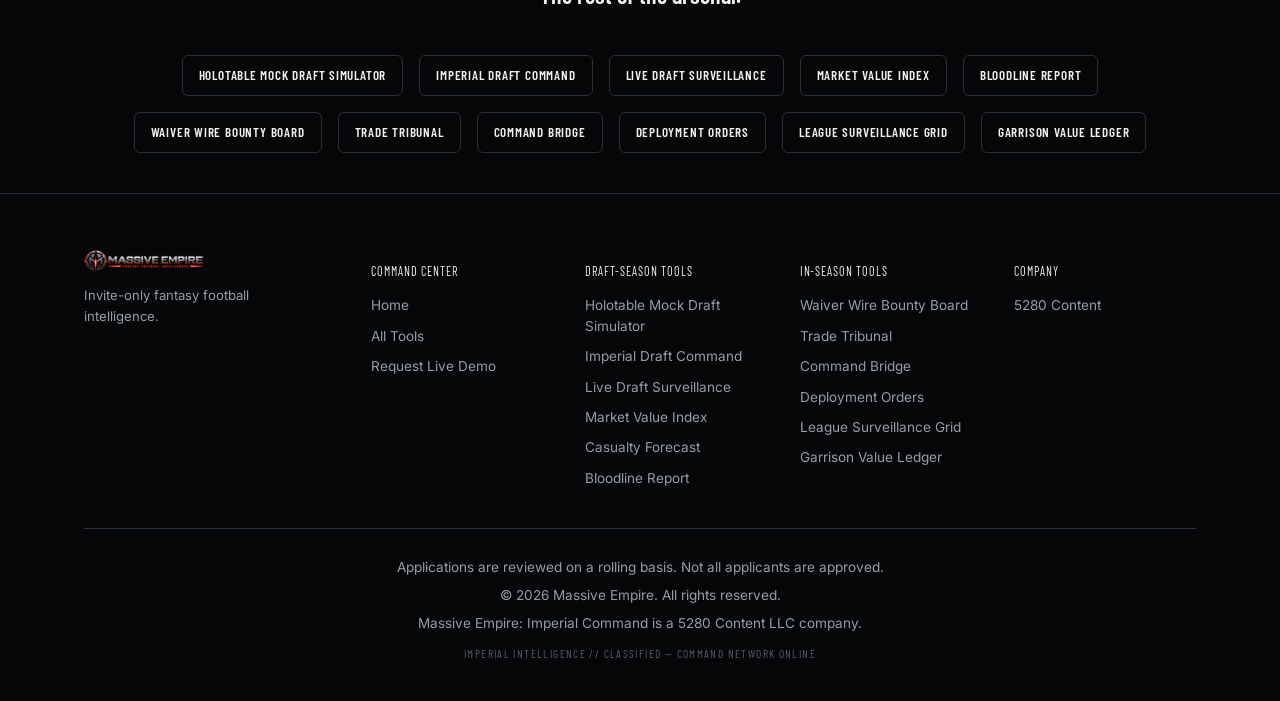
<file: tools/casualty-forecast.html>
<!DOCTYPE html>
<html lang="en">
<head>
<meta charset="UTF-8" />
<meta name="viewport" content="width=device-width, initial-scale=1.0" />
<title>Casualty Forecast — Massive Empire</title>
<meta name="description" content="Injury-risk modeling on every player you're considering." />
<link rel="icon" href="../favicon.ico" sizes="any" />
<link rel="icon" type="image/png" sizes="16x16" href="../assets/img/brand/favicon-16.png" />
<link rel="icon" type="image/png" sizes="32x32" href="../assets/img/brand/favicon-32.png" />
<link rel="icon" type="image/png" sizes="192x192" href="../assets/img/brand/favicon-192.png" />
<link rel="shortcut icon" href="../favicon.ico" />
<link rel="apple-touch-icon" href="../assets/img/brand/favicon-192.png" />
<link rel="preconnect" href="https://fonts.googleapis.com">
<link rel="preconnect" href="https://fonts.gstatic.com" crossorigin>
<link href="https://fonts.googleapis.com/css2?family=Orbitron:wght@600;700&family=Barlow+Condensed:wght@500;600;700&family=Inter:wght@400;500;600&display=swap" rel="stylesheet">
<link rel="stylesheet" href="../assets/css/style.css" />
</head>
<body>

  <div class="nav">
    <div class="container nav-row">
      <div class="nav-brand">
        <a href="../index.html"><img src="../assets/img/brand/logo-wordmark.png" alt="Massive Empire — Fantasy Football Intelligence" /></a>
      </div>
      <div class="nav-links">
        <a class="nav-back" href="../index.html#tools">&larr; Command Center</a>
        <div class="audio-widget" id="audio-widget">
          <button type="button" id="audio-icon-btn" class="audio-icon-btn" aria-expanded="false" aria-label="Audio settings">
            <svg class="icon-muted" viewBox="0 0 24 24" fill="none" aria-hidden="true">
              <path d="M4 9v6h4l5 5V4L8 9H4z" fill="currentColor"/>
              <path d="M16.5 8.5l5 7M21.5 8.5l-5 7" stroke="currentColor" stroke-width="1.8" stroke-linecap="round"/>
            </svg>
            <svg class="icon-playing" viewBox="0 0 24 24" fill="none" aria-hidden="true">
              <path d="M4 9v6h4l5 5V4L8 9H4z" fill="currentColor"/>
              <path d="M16.2 8.8a5 5 0 010 6.4M19 6.5a8.5 8.5 0 010 11" stroke="currentColor" stroke-width="1.8" stroke-linecap="round"/>
            </svg>
          </button>
          <div class="audio-popover" id="audio-popover">
            <button type="button" id="audio-play-btn" class="audio-play-btn">Play Theme</button>
            <label class="volume-row">
              <span>Volume</span>
              <input type="range" id="volume-slider" min="0" max="100" value="33" />
            </label>
          </div>
          <audio id="bg-music" loop preload="auto" data-default-volume="0.33">
            <source src="../assets/audio/dynasty-begins.mp3" type="audio/mpeg" />
          </audio>
        </div>
        <a class="nav-auth-link" href="../sign-in.html">Sign In</a>
        <a class="nav-auth-link" href="../index.html#invite">Sign Up</a>
        <a class="btn btn-primary btn-sm" href="../index.html#invite">Request Live Demo</a>
      </div>
    </div>
  </div>

  <header class="tool-hero container">
    <img class="tool-icon-lg" src="../assets/img/icons/casualty-forecast.jpg" alt="" />
    <p class="eyebrow">Draft-Season Tool</p>
    <h1 class="headline" style="font-size:clamp(2rem,4.4vw,3rem);">Casualty Forecast</h1>
    <p class="tool-tagline">Injury-risk modeling on every player you're considering.</p>
  </header>

  <section class="block tight">
    <div class="container tool-body">
      <div class="card">
        <p>Every player carries risk beyond his talent level — usage, age, injury history, and role all shift the odds. Casualty Forecast puts a plain-language risk read on every name you're evaluating, before you commit a pick to him.</p>
        <p>It won't tell you to avoid upside. It'll tell you exactly what you're signing up for.</p>
      </div>
      <div class="center mt-lg">
        <a class="btn btn-primary" href="../index.html#invite">Request Live Demo</a>
      </div>
    </div>
  </section>

  <section class="block tight">
    <div class="container">
      <div class="section-head">
        <h2 class="section-title" style="font-size:1.5rem;">See it in action.</h2>
      </div>
      <div class="demo-wrap" style="max-width:900px;">
        <a class="demo-frame" href="../index.html#invite" aria-label="Request a live demo">
          <video autoplay muted loop playsinline preload="auto" poster="../assets/img/marketing/casualty-forecast-demo-poster.jpg">
            <source src="../assets/video/casualty-forecast-demo.mp4" type="video/mp4" />
          </video>
        </a>
      </div>
    </div>
  </section>

  <section class="block tight">
    <div class="container">
      <div class="section-head">
        <p class="kicker">More Tools</p>
        <h2 class="section-title" style="font-size:1.5rem;">The rest of the arsenal.</h2>
      </div>
      <div class="related-nav">
        <a class="btn btn-ghost btn-sm" href="holotable.html">Holotable Mock Draft Simulator</a>
        <a class="btn btn-ghost btn-sm" href="draft-command.html">Imperial Draft Command</a>
        <a class="btn btn-ghost btn-sm" href="draft-surveillance.html">Live Draft Surveillance</a>
        <a class="btn btn-ghost btn-sm" href="market-value-index.html">Market Value Index</a>
        <a class="btn btn-ghost btn-sm" href="bloodline-report.html">Bloodline Report</a>
        <a class="btn btn-ghost btn-sm" href="waiver-wire.html">Waiver Wire Bounty Board</a>
        <a class="btn btn-ghost btn-sm" href="trade-tribunal.html">Trade Tribunal</a>
        <a class="btn btn-ghost btn-sm" href="command-bridge.html">Command Bridge</a>
        <a class="btn btn-ghost btn-sm" href="deployment-orders.html">Deployment Orders</a>
        <a class="btn btn-ghost btn-sm" href="league-surveillance.html">League Surveillance Grid</a>
        <a class="btn btn-ghost btn-sm" href="garrison-ledger.html">Garrison Value Ledger</a>
      </div>
    </div>
  </section>

  <footer class="site-footer">
    <div class="container">
      <div class="footer-grid">
        <div class="footer-brand-col">
          <img src="../assets/img/brand/logo-wordmark.png" alt="Massive Empire" class="footer-logo" />
          <p class="footer-tagline">Invite-only fantasy football intelligence.</p>
        </div>
        <div class="footer-col">
          <p class="footer-heading">Command Center</p>
          <a href="../index.html">Home</a>
          <a href="../index.html#tools">All Tools</a>
          <a href="../index.html#invite">Request Live Demo</a>
        </div>
        <div class="footer-col">
          <p class="footer-heading">Draft-Season Tools</p>
          <a href="holotable.html">Holotable Mock Draft Simulator</a>
          <a href="draft-command.html">Imperial Draft Command</a>
          <a href="draft-surveillance.html">Live Draft Surveillance</a>
          <a href="market-value-index.html">Market Value Index</a>
          <a href="casualty-forecast.html">Casualty Forecast</a>
          <a href="bloodline-report.html">Bloodline Report</a>
        </div>
        <div class="footer-col">
          <p class="footer-heading">In-Season Tools</p>
          <a href="waiver-wire.html">Waiver Wire Bounty Board</a>
          <a href="trade-tribunal.html">Trade Tribunal</a>
          <a href="command-bridge.html">Command Bridge</a>
          <a href="deployment-orders.html">Deployment Orders</a>
          <a href="league-surveillance.html">League Surveillance Grid</a>
          <a href="garrison-ledger.html">Garrison Value Ledger</a>
        </div>
        <div class="footer-col">
          <p class="footer-heading">Company</p>
          <a href="https://5280content.com/" target="_blank" rel="noopener">5280 Content</a>
        </div>
      </div>
      <div class="footer-bottom">
        <p>Applications are reviewed on a rolling basis. Not all applicants are approved.</p>
        <p class="footer-copyright">&copy; 2026 Massive Empire. All rights reserved.</p>
        <p class="footer-company">Massive Empire: Imperial Command is a 5280 Content LLC company.</p>
        <p class="foot-classified">Imperial Intelligence // Classified — Command Network Online</p>
      </div>
    </div>
  </footer>

  <script src="../assets/js/audio-widget.js"></script>
</body>
</html>
</file>
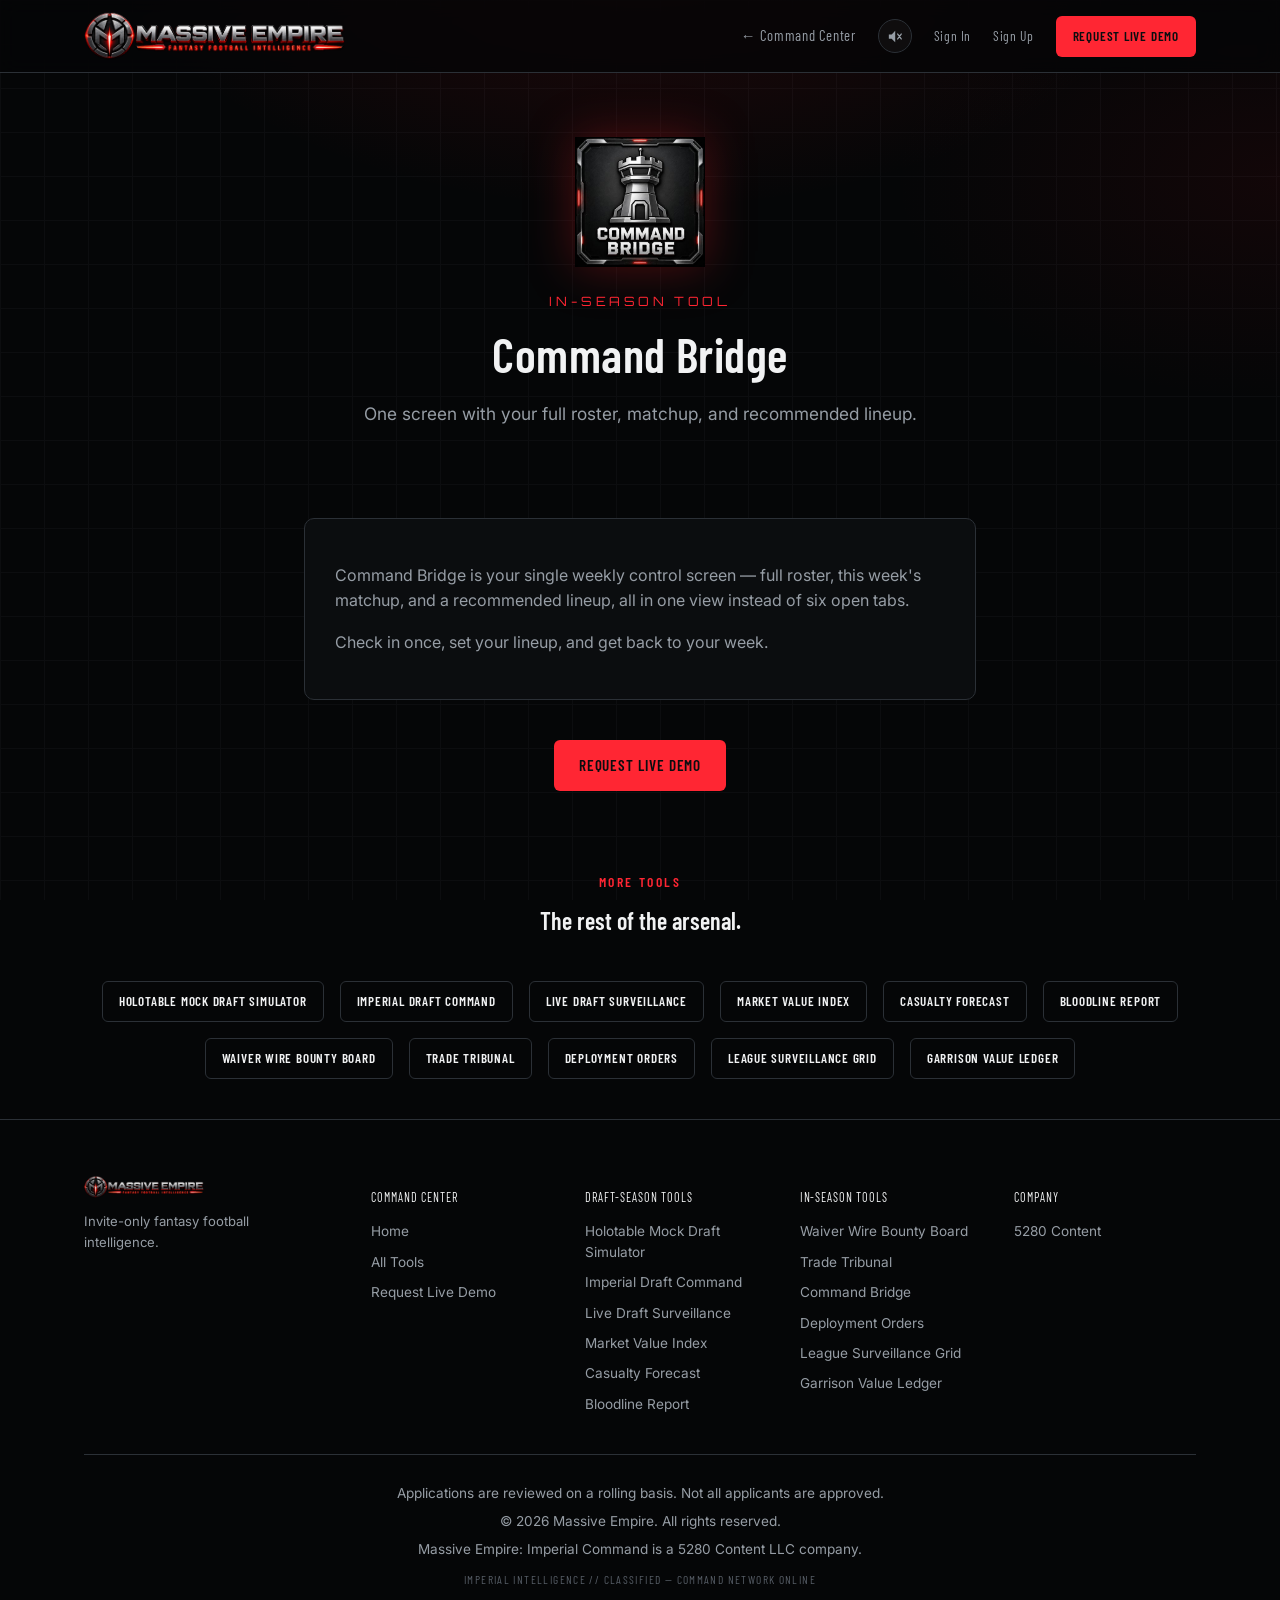
<file: tools/command-bridge.html>
<!DOCTYPE html>
<html lang="en">
<head>
<meta charset="UTF-8" />
<meta name="viewport" content="width=device-width, initial-scale=1.0" />
<title>Command Bridge — Massive Empire</title>
<meta name="description" content="One screen with your full roster, matchup, and recommended lineup." />
<link rel="icon" href="../favicon.ico" sizes="any" />
<link rel="icon" type="image/png" sizes="16x16" href="../assets/img/brand/favicon-16.png" />
<link rel="icon" type="image/png" sizes="32x32" href="../assets/img/brand/favicon-32.png" />
<link rel="icon" type="image/png" sizes="192x192" href="../assets/img/brand/favicon-192.png" />
<link rel="shortcut icon" href="../favicon.ico" />
<link rel="apple-touch-icon" href="../assets/img/brand/favicon-192.png" />
<link rel="preconnect" href="https://fonts.googleapis.com">
<link rel="preconnect" href="https://fonts.gstatic.com" crossorigin>
<link href="https://fonts.googleapis.com/css2?family=Orbitron:wght@600;700&family=Barlow+Condensed:wght@500;600;700&family=Inter:wght@400;500;600&display=swap" rel="stylesheet">
<link rel="stylesheet" href="../assets/css/style.css" />
</head>
<body>

  <div class="nav">
    <div class="container nav-row">
      <div class="nav-brand">
        <a href="../index.html"><img src="../assets/img/brand/logo-wordmark.png" alt="Massive Empire — Fantasy Football Intelligence" /></a>
      </div>
      <div class="nav-links">
        <a class="nav-back" href="../index.html#tools">&larr; Command Center</a>
        <div class="audio-widget" id="audio-widget">
          <button type="button" id="audio-icon-btn" class="audio-icon-btn" aria-expanded="false" aria-label="Audio settings">
            <svg class="icon-muted" viewBox="0 0 24 24" fill="none" aria-hidden="true">
              <path d="M4 9v6h4l5 5V4L8 9H4z" fill="currentColor"/>
              <path d="M16.5 8.5l5 7M21.5 8.5l-5 7" stroke="currentColor" stroke-width="1.8" stroke-linecap="round"/>
            </svg>
            <svg class="icon-playing" viewBox="0 0 24 24" fill="none" aria-hidden="true">
              <path d="M4 9v6h4l5 5V4L8 9H4z" fill="currentColor"/>
              <path d="M16.2 8.8a5 5 0 010 6.4M19 6.5a8.5 8.5 0 010 11" stroke="currentColor" stroke-width="1.8" stroke-linecap="round"/>
            </svg>
          </button>
          <div class="audio-popover" id="audio-popover">
            <button type="button" id="audio-play-btn" class="audio-play-btn">Play Theme</button>
            <label class="volume-row">
              <span>Volume</span>
              <input type="range" id="volume-slider" min="0" max="100" value="100" />
            </label>
          </div>
          <audio id="bg-music" loop preload="auto" data-default-volume="1.0">
            <source src="../assets/audio/dynasty-begins.mp3" type="audio/mpeg" />
          </audio>
        </div>
        <a class="nav-auth-link" href="../sign-in.html">Sign In</a>
        <a class="nav-auth-link" href="../index.html#invite">Sign Up</a>
        <a class="btn btn-primary btn-sm" href="../index.html#invite">Request Live Demo</a>
      </div>
    </div>
  </div>

  <header class="tool-hero container">
    <img class="tool-icon-lg" src="../assets/img/icons/command-bridge.jpg" alt="" />
    <p class="eyebrow">In-Season Tool</p>
    <h1 class="headline" style="font-size:clamp(2rem,4.4vw,3rem);">Command Bridge</h1>
    <p class="tool-tagline">One screen with your full roster, matchup, and recommended lineup.</p>
  </header>

  <section class="block tight">
    <div class="container tool-body">
      <div class="card">
        <p>Command Bridge is your single weekly control screen — full roster, this week's matchup, and a recommended lineup, all in one view instead of six open tabs.</p>
        <p>Check in once, set your lineup, and get back to your week.</p>
      </div>
      <div class="center mt-lg">
        <a class="btn btn-primary" href="../index.html#invite">Request Live Demo</a>
      </div>
    </div>
  </section>

  <section class="block tight">
    <div class="container">
      <div class="section-head">
        <p class="kicker">More Tools</p>
        <h2 class="section-title" style="font-size:1.5rem;">The rest of the arsenal.</h2>
      </div>
      <div class="related-nav">
        <a class="btn btn-ghost btn-sm" href="holotable.html">Holotable Mock Draft Simulator</a>
        <a class="btn btn-ghost btn-sm" href="draft-command.html">Imperial Draft Command</a>
        <a class="btn btn-ghost btn-sm" href="draft-surveillance.html">Live Draft Surveillance</a>
        <a class="btn btn-ghost btn-sm" href="market-value-index.html">Market Value Index</a>
        <a class="btn btn-ghost btn-sm" href="casualty-forecast.html">Casualty Forecast</a>
        <a class="btn btn-ghost btn-sm" href="bloodline-report.html">Bloodline Report</a>
        <a class="btn btn-ghost btn-sm" href="waiver-wire.html">Waiver Wire Bounty Board</a>
        <a class="btn btn-ghost btn-sm" href="trade-tribunal.html">Trade Tribunal</a>
        <a class="btn btn-ghost btn-sm" href="deployment-orders.html">Deployment Orders</a>
        <a class="btn btn-ghost btn-sm" href="league-surveillance.html">League Surveillance Grid</a>
        <a class="btn btn-ghost btn-sm" href="garrison-ledger.html">Garrison Value Ledger</a>
      </div>
    </div>
  </section>

  <footer class="site-footer">
    <div class="container">
      <div class="footer-grid">
        <div class="footer-brand-col">
          <img src="../assets/img/brand/logo-wordmark.png" alt="Massive Empire" class="footer-logo" />
          <p class="footer-tagline">Invite-only fantasy football intelligence.</p>
        </div>
        <div class="footer-col">
          <p class="footer-heading">Command Center</p>
          <a href="../index.html">Home</a>
          <a href="../index.html#tools">All Tools</a>
          <a href="../index.html#invite">Request Live Demo</a>
        </div>
        <div class="footer-col">
          <p class="footer-heading">Draft-Season Tools</p>
          <a href="holotable.html">Holotable Mock Draft Simulator</a>
          <a href="draft-command.html">Imperial Draft Command</a>
          <a href="draft-surveillance.html">Live Draft Surveillance</a>
          <a href="market-value-index.html">Market Value Index</a>
          <a href="casualty-forecast.html">Casualty Forecast</a>
          <a href="bloodline-report.html">Bloodline Report</a>
        </div>
        <div class="footer-col">
          <p class="footer-heading">In-Season Tools</p>
          <a href="waiver-wire.html">Waiver Wire Bounty Board</a>
          <a href="trade-tribunal.html">Trade Tribunal</a>
          <a href="command-bridge.html">Command Bridge</a>
          <a href="deployment-orders.html">Deployment Orders</a>
          <a href="league-surveillance.html">League Surveillance Grid</a>
          <a href="garrison-ledger.html">Garrison Value Ledger</a>
        </div>
        <div class="footer-col">
          <p class="footer-heading">Company</p>
          <a href="https://5280content.com/" target="_blank" rel="noopener">5280 Content</a>
        </div>
      </div>
      <div class="footer-bottom">
        <p>Applications are reviewed on a rolling basis. Not all applicants are approved.</p>
        <p class="footer-copyright">&copy; 2026 Massive Empire. All rights reserved.</p>
        <p class="footer-company">Massive Empire: Imperial Command is a 5280 Content LLC company.</p>
        <p class="foot-classified">Imperial Intelligence // Classified — Command Network Online</p>
      </div>
    </div>
  </footer>

  <script src="../assets/js/audio-widget.js"></script>
</body>
</html>
</file>
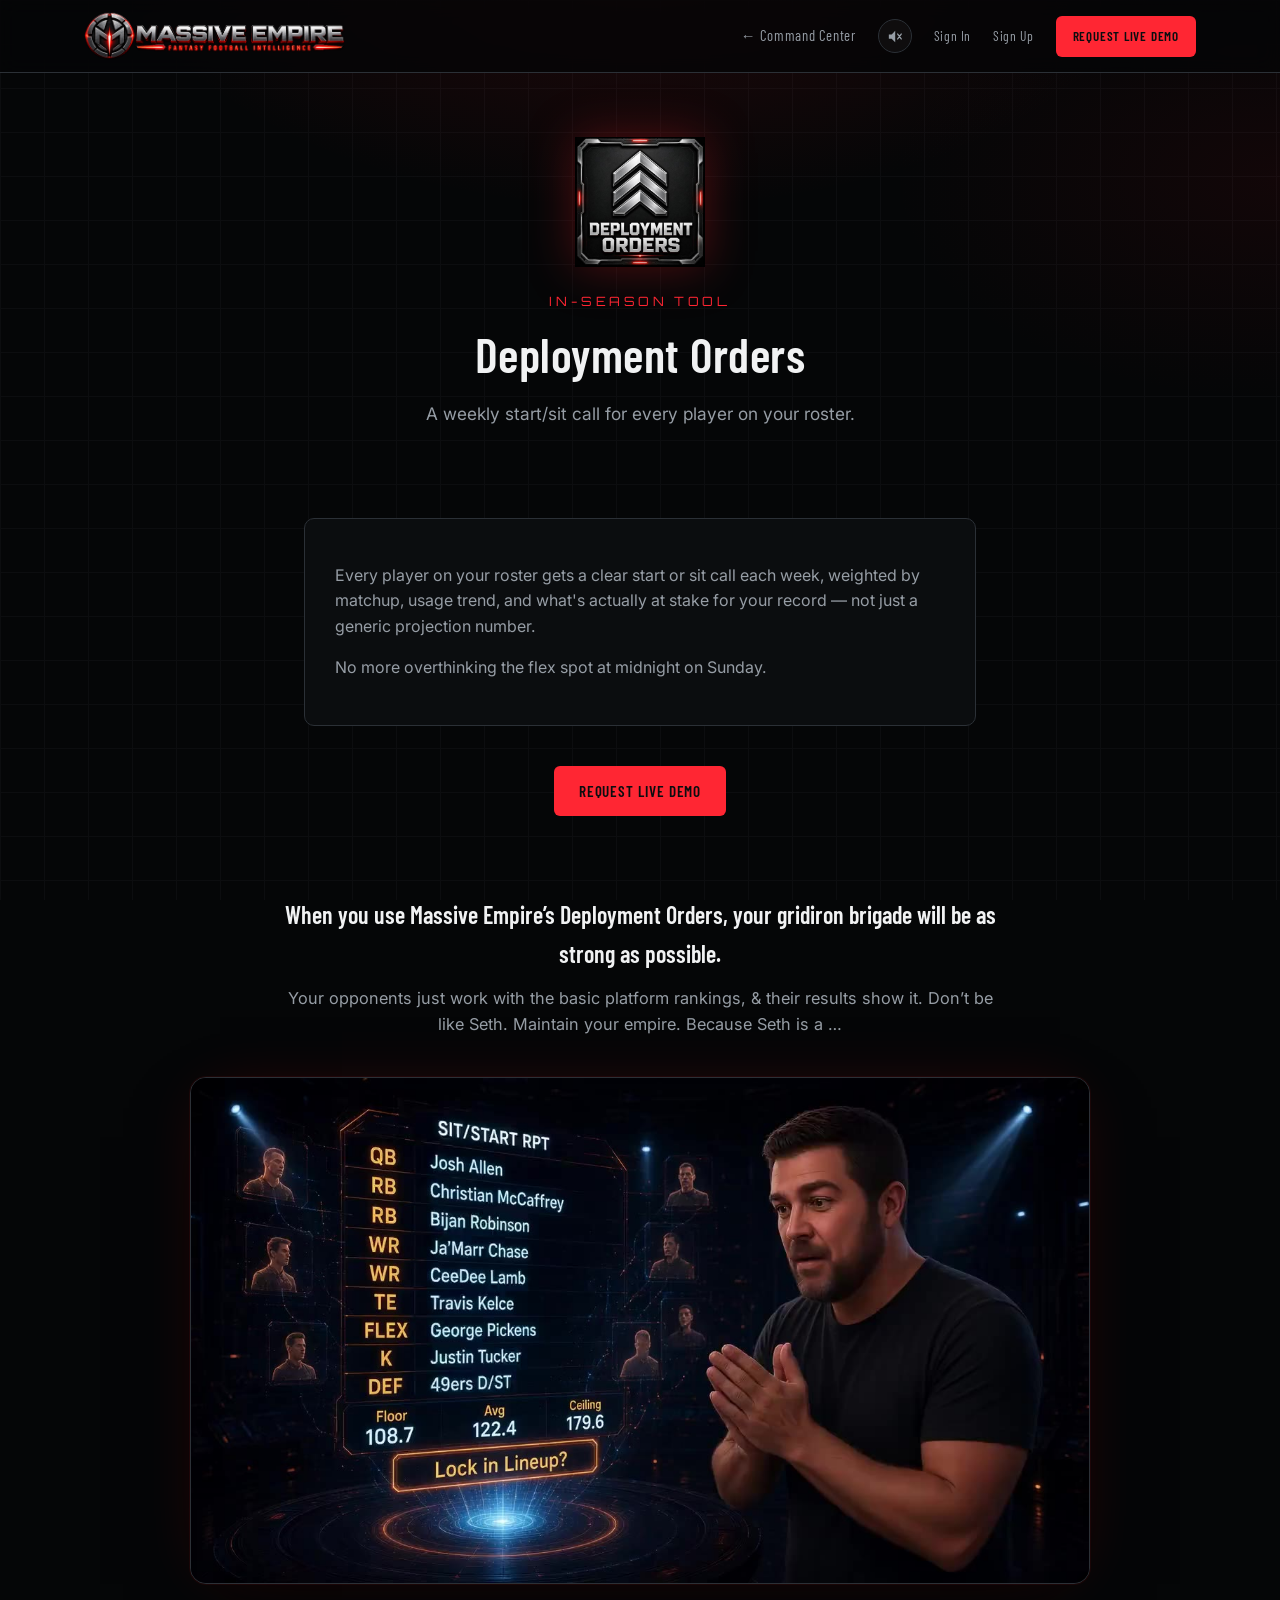
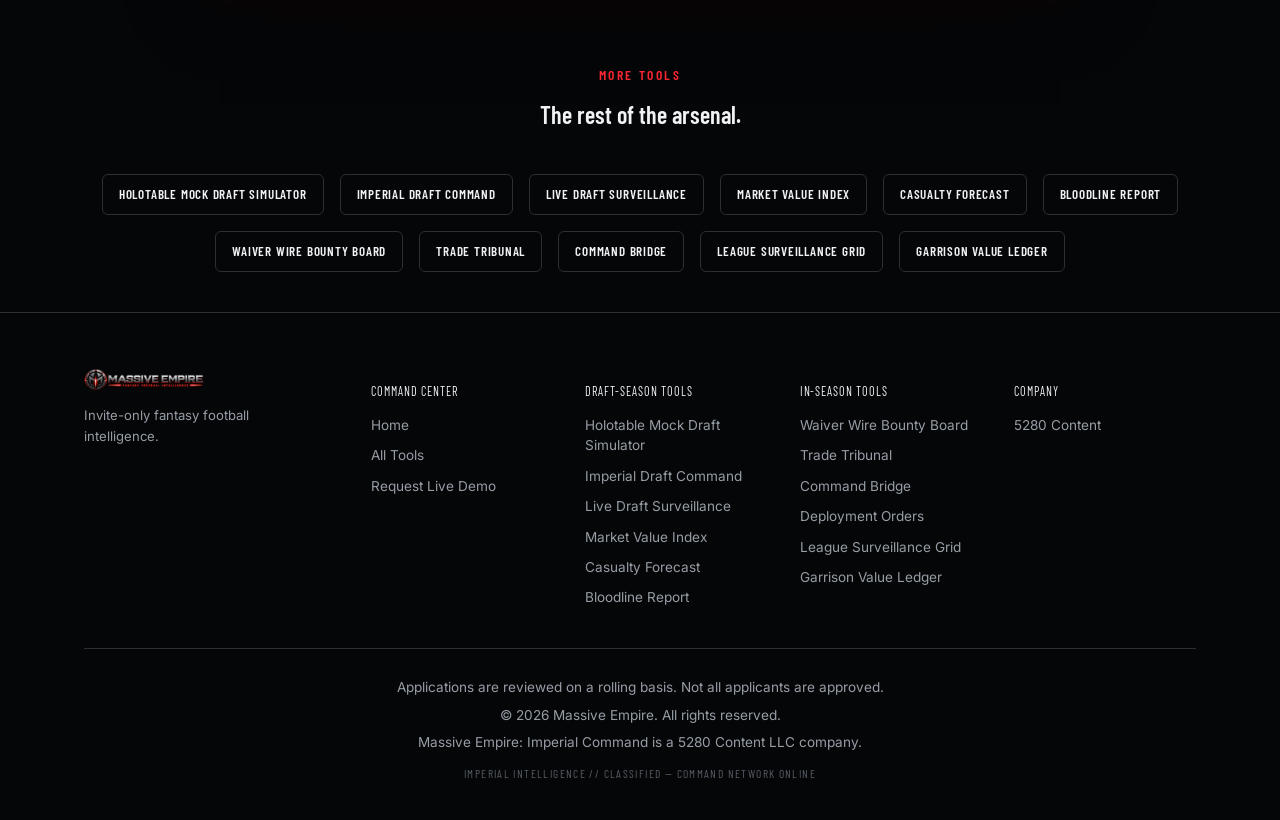
<file: tools/deployment-orders.html>
<!DOCTYPE html>
<html lang="en">
<head>
<meta charset="UTF-8" />
<meta name="viewport" content="width=device-width, initial-scale=1.0" />
<title>Deployment Orders — Massive Empire</title>
<meta name="description" content="A weekly start/sit call for every player on your roster." />
<link rel="icon" href="../favicon.ico" sizes="any" />
<link rel="icon" type="image/png" sizes="16x16" href="../assets/img/brand/favicon-16.png" />
<link rel="icon" type="image/png" sizes="32x32" href="../assets/img/brand/favicon-32.png" />
<link rel="icon" type="image/png" sizes="192x192" href="../assets/img/brand/favicon-192.png" />
<link rel="shortcut icon" href="../favicon.ico" />
<link rel="apple-touch-icon" href="../assets/img/brand/favicon-192.png" />
<link rel="preconnect" href="https://fonts.googleapis.com">
<link rel="preconnect" href="https://fonts.gstatic.com" crossorigin>
<link href="https://fonts.googleapis.com/css2?family=Orbitron:wght@600;700&family=Barlow+Condensed:wght@500;600;700&family=Inter:wght@400;500;600&display=swap" rel="stylesheet">
<link rel="stylesheet" href="../assets/css/style.css" />
</head>
<body>

  <div class="nav">
    <div class="container nav-row">
      <div class="nav-brand">
        <a href="../index.html"><img src="../assets/img/brand/logo-wordmark.png" alt="Massive Empire — Fantasy Football Intelligence" /></a>
      </div>
      <div class="nav-links">
        <a class="nav-back" href="../index.html#tools">&larr; Command Center</a>
        <div class="audio-widget" id="audio-widget">
          <button type="button" id="audio-icon-btn" class="audio-icon-btn" aria-expanded="false" aria-label="Audio settings">
            <svg class="icon-muted" viewBox="0 0 24 24" fill="none" aria-hidden="true">
              <path d="M4 9v6h4l5 5V4L8 9H4z" fill="currentColor"/>
              <path d="M16.5 8.5l5 7M21.5 8.5l-5 7" stroke="currentColor" stroke-width="1.8" stroke-linecap="round"/>
            </svg>
            <svg class="icon-playing" viewBox="0 0 24 24" fill="none" aria-hidden="true">
              <path d="M4 9v6h4l5 5V4L8 9H4z" fill="currentColor"/>
              <path d="M16.2 8.8a5 5 0 010 6.4M19 6.5a8.5 8.5 0 010 11" stroke="currentColor" stroke-width="1.8" stroke-linecap="round"/>
            </svg>
          </button>
          <div class="audio-popover" id="audio-popover">
            <button type="button" id="audio-play-btn" class="audio-play-btn">Play Theme</button>
            <label class="volume-row">
              <span>Volume</span>
              <input type="range" id="volume-slider" min="0" max="100" value="33" />
            </label>
          </div>
          <audio id="bg-music" loop preload="auto" data-default-volume="0.33">
            <source src="../assets/audio/dynasty-begins.mp3" type="audio/mpeg" />
          </audio>
        </div>
        <a class="nav-auth-link" href="../sign-in.html">Sign In</a>
        <a class="nav-auth-link" href="../index.html#invite">Sign Up</a>
        <a class="btn btn-primary btn-sm" href="../index.html#invite">Request Live Demo</a>
      </div>
    </div>
  </div>

  <header class="tool-hero container">
    <img class="tool-icon-lg" src="../assets/img/icons/deployment-orders.jpg" alt="" />
    <p class="eyebrow">In-Season Tool</p>
    <h1 class="headline" style="font-size:clamp(2rem,4.4vw,3rem);">Deployment Orders</h1>
    <p class="tool-tagline">A weekly start/sit call for every player on your roster.</p>
  </header>

  <section class="block tight">
    <div class="container tool-body">
      <div class="card">
        <p>Every player on your roster gets a clear start or sit call each week, weighted by matchup, usage trend, and what's actually at stake for your record — not just a generic projection number.</p>
        <p>No more overthinking the flex spot at midnight on Sunday.</p>
      </div>
      <div class="center mt-lg">
        <a class="btn btn-primary" href="../index.html#invite">Request Live Demo</a>
      </div>
    </div>
  </section>

  <section class="block tight">
    <div class="container">
      <div class="section-head">
        <h2 class="section-title" style="font-size:1.5rem;">When you use Massive Empire&rsquo;s Deployment Orders, your gridiron brigade will be as strong as possible.</h2>
        <p class="section-sub">Your opponents just work with the basic platform rankings, &amp; their results show it. Don&rsquo;t be like Seth. Maintain your empire. Because Seth is a &hellip;</p>
      </div>
      <div class="demo-wrap" style="max-width:900px;">
        <a class="demo-frame" href="../index.html#invite" aria-label="Request a live demo">
          <video autoplay muted loop playsinline preload="auto" poster="../assets/img/marketing/deployment-orders-demo-poster.jpg">
            <source src="../assets/video/deployment-orders-demo.mp4" type="video/mp4" />
          </video>
        </a>
      </div>
    </div>
  </section>

  <section class="block tight">
    <div class="container">
      <div class="section-head">
        <p class="kicker">More Tools</p>
        <h2 class="section-title" style="font-size:1.5rem;">The rest of the arsenal.</h2>
      </div>
      <div class="related-nav">
        <a class="btn btn-ghost btn-sm" href="holotable.html">Holotable Mock Draft Simulator</a>
        <a class="btn btn-ghost btn-sm" href="draft-command.html">Imperial Draft Command</a>
        <a class="btn btn-ghost btn-sm" href="draft-surveillance.html">Live Draft Surveillance</a>
        <a class="btn btn-ghost btn-sm" href="market-value-index.html">Market Value Index</a>
        <a class="btn btn-ghost btn-sm" href="casualty-forecast.html">Casualty Forecast</a>
        <a class="btn btn-ghost btn-sm" href="bloodline-report.html">Bloodline Report</a>
        <a class="btn btn-ghost btn-sm" href="waiver-wire.html">Waiver Wire Bounty Board</a>
        <a class="btn btn-ghost btn-sm" href="trade-tribunal.html">Trade Tribunal</a>
        <a class="btn btn-ghost btn-sm" href="command-bridge.html">Command Bridge</a>
        <a class="btn btn-ghost btn-sm" href="league-surveillance.html">League Surveillance Grid</a>
        <a class="btn btn-ghost btn-sm" href="garrison-ledger.html">Garrison Value Ledger</a>
      </div>
    </div>
  </section>

  <footer class="site-footer">
    <div class="container">
      <div class="footer-grid">
        <div class="footer-brand-col">
          <img src="../assets/img/brand/logo-wordmark.png" alt="Massive Empire" class="footer-logo" />
          <p class="footer-tagline">Invite-only fantasy football intelligence.</p>
        </div>
        <div class="footer-col">
          <p class="footer-heading">Command Center</p>
          <a href="../index.html">Home</a>
          <a href="../index.html#tools">All Tools</a>
          <a href="../index.html#invite">Request Live Demo</a>
        </div>
        <div class="footer-col">
          <p class="footer-heading">Draft-Season Tools</p>
          <a href="holotable.html">Holotable Mock Draft Simulator</a>
          <a href="draft-command.html">Imperial Draft Command</a>
          <a href="draft-surveillance.html">Live Draft Surveillance</a>
          <a href="market-value-index.html">Market Value Index</a>
          <a href="casualty-forecast.html">Casualty Forecast</a>
          <a href="bloodline-report.html">Bloodline Report</a>
        </div>
        <div class="footer-col">
          <p class="footer-heading">In-Season Tools</p>
          <a href="waiver-wire.html">Waiver Wire Bounty Board</a>
          <a href="trade-tribunal.html">Trade Tribunal</a>
          <a href="command-bridge.html">Command Bridge</a>
          <a href="deployment-orders.html">Deployment Orders</a>
          <a href="league-surveillance.html">League Surveillance Grid</a>
          <a href="garrison-ledger.html">Garrison Value Ledger</a>
        </div>
        <div class="footer-col">
          <p class="footer-heading">Company</p>
          <a href="https://5280content.com/" target="_blank" rel="noopener">5280 Content</a>
        </div>
      </div>
      <div class="footer-bottom">
        <p>Applications are reviewed on a rolling basis. Not all applicants are approved.</p>
        <p class="footer-copyright">&copy; 2026 Massive Empire. All rights reserved.</p>
        <p class="footer-company">Massive Empire: Imperial Command is a 5280 Content LLC company.</p>
        <p class="foot-classified">Imperial Intelligence // Classified — Command Network Online</p>
      </div>
    </div>
  </footer>

  <script src="../assets/js/audio-widget.js"></script>
</body>
</html>
</file>
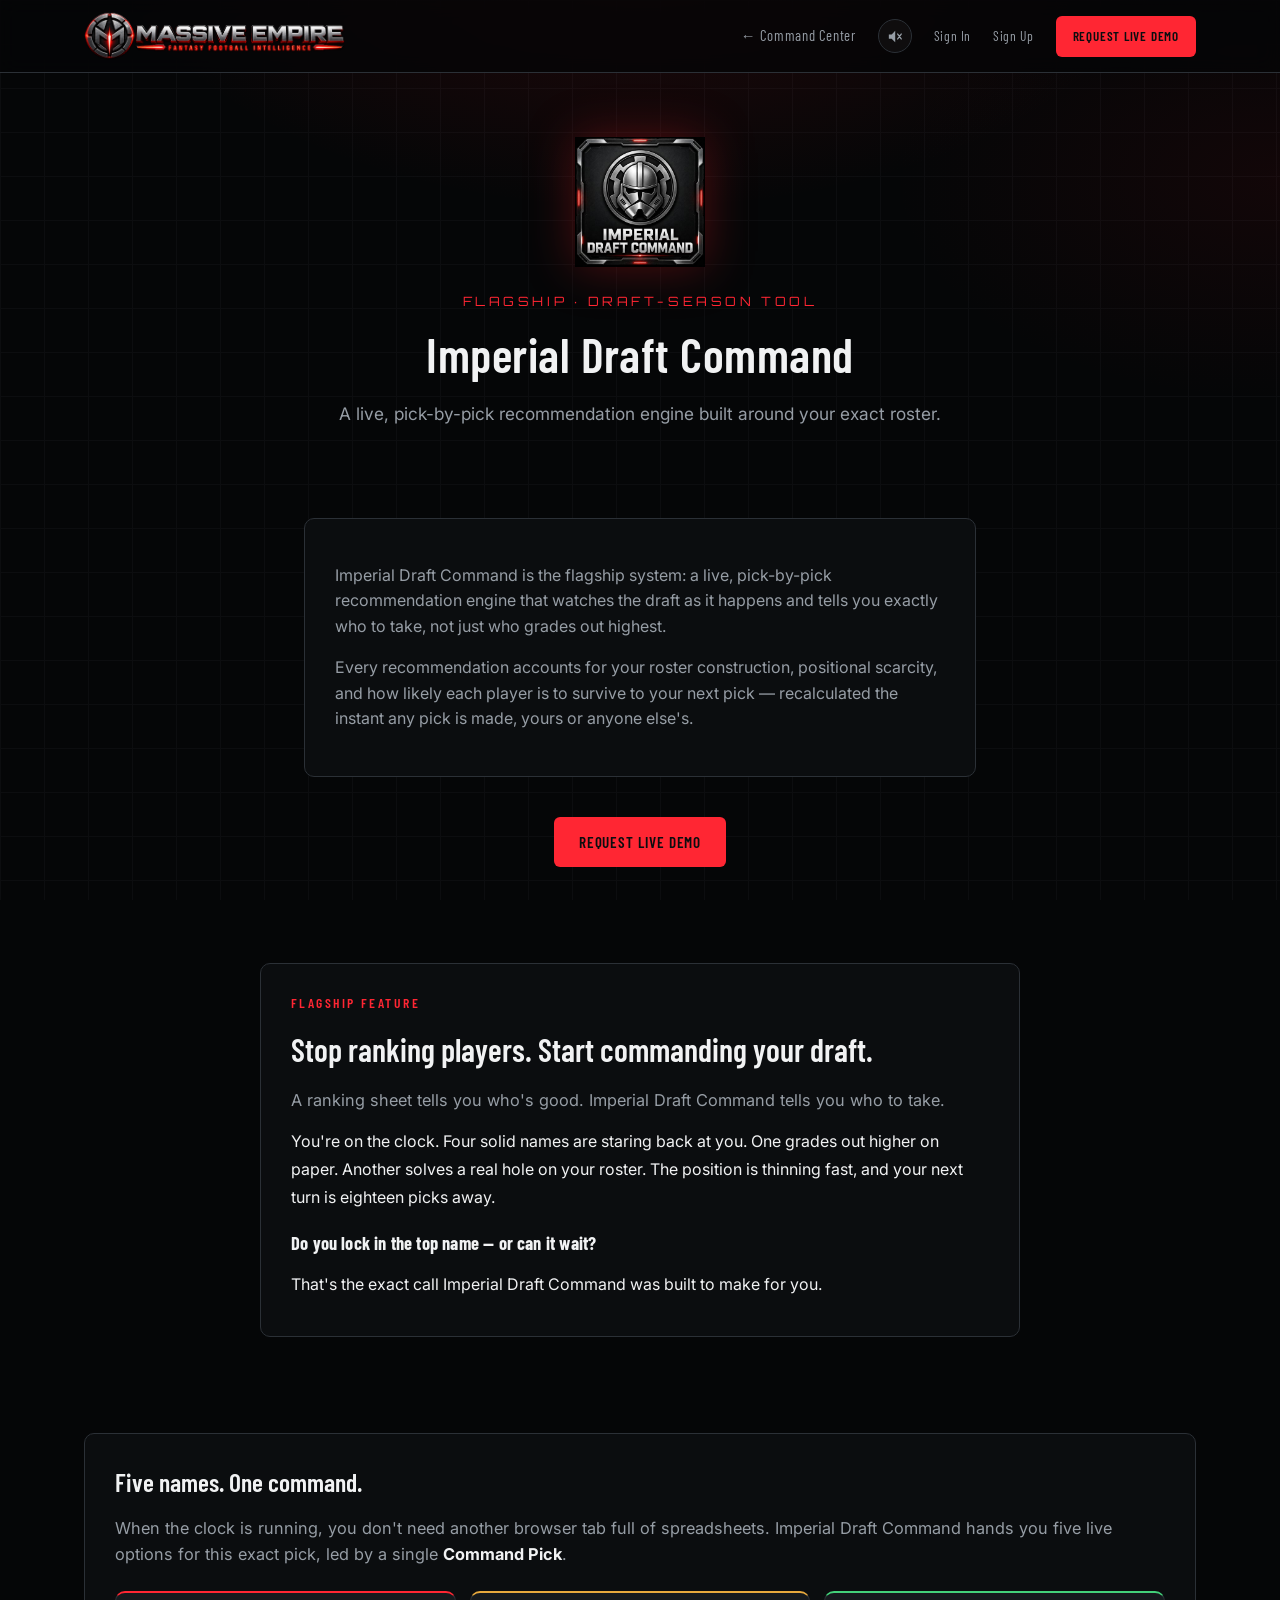
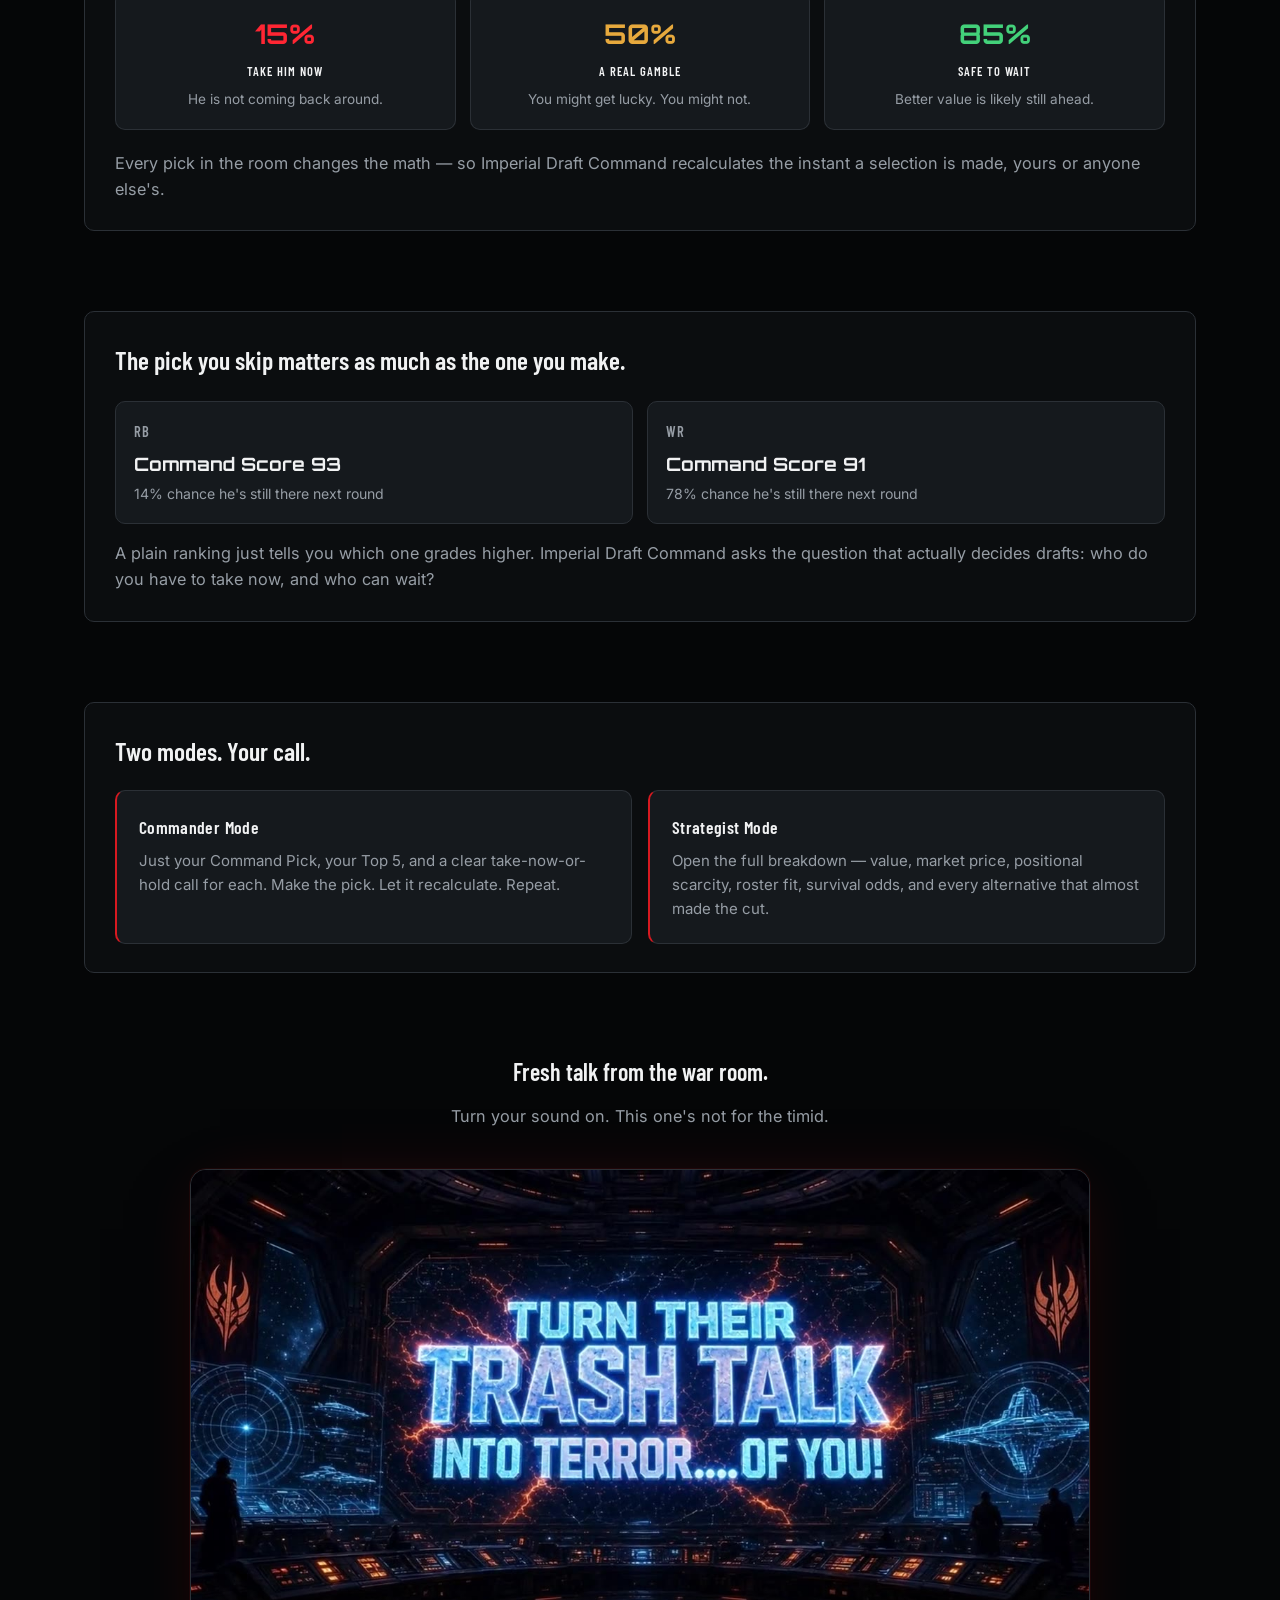
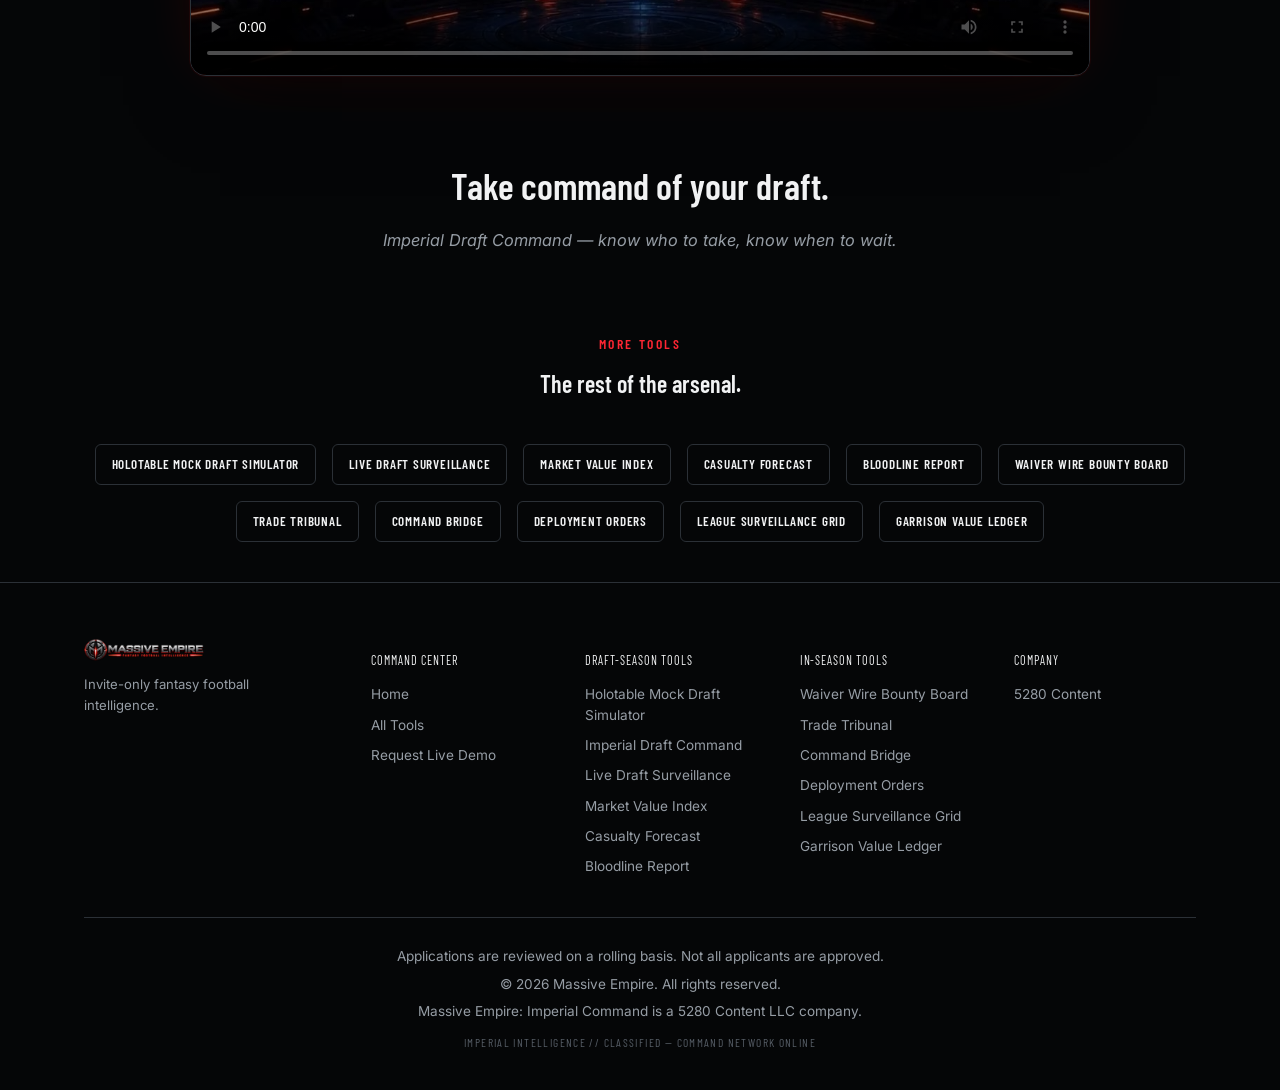
<file: tools/draft-command.html>
<!DOCTYPE html>
<html lang="en">
<head>
<meta charset="UTF-8" />
<meta name="viewport" content="width=device-width, initial-scale=1.0" />
<title>Imperial Draft Command — Massive Empire</title>
<meta name="description" content="A live, pick-by-pick recommendation engine built around your exact roster." />
<link rel="icon" href="../favicon.ico" sizes="any" />
<link rel="icon" type="image/png" sizes="16x16" href="../assets/img/brand/favicon-16.png" />
<link rel="icon" type="image/png" sizes="32x32" href="../assets/img/brand/favicon-32.png" />
<link rel="icon" type="image/png" sizes="192x192" href="../assets/img/brand/favicon-192.png" />
<link rel="shortcut icon" href="../favicon.ico" />
<link rel="apple-touch-icon" href="../assets/img/brand/favicon-192.png" />
<link rel="preconnect" href="https://fonts.googleapis.com">
<link rel="preconnect" href="https://fonts.gstatic.com" crossorigin>
<link href="https://fonts.googleapis.com/css2?family=Orbitron:wght@600;700&family=Barlow+Condensed:wght@500;600;700&family=Inter:wght@400;500;600&display=swap" rel="stylesheet">
<link rel="stylesheet" href="../assets/css/style.css" />
</head>
<body>

  <div class="nav">
    <div class="container nav-row">
      <div class="nav-brand">
        <a href="../index.html"><img src="../assets/img/brand/logo-wordmark.png" alt="Massive Empire — Fantasy Football Intelligence" /></a>
      </div>
      <div class="nav-links">
        <a class="nav-back" href="../index.html#tools">&larr; Command Center</a>
        <div class="audio-widget" id="audio-widget">
          <button type="button" id="audio-icon-btn" class="audio-icon-btn" aria-expanded="false" aria-label="Audio settings">
            <svg class="icon-muted" viewBox="0 0 24 24" fill="none" aria-hidden="true">
              <path d="M4 9v6h4l5 5V4L8 9H4z" fill="currentColor"/>
              <path d="M16.5 8.5l5 7M21.5 8.5l-5 7" stroke="currentColor" stroke-width="1.8" stroke-linecap="round"/>
            </svg>
            <svg class="icon-playing" viewBox="0 0 24 24" fill="none" aria-hidden="true">
              <path d="M4 9v6h4l5 5V4L8 9H4z" fill="currentColor"/>
              <path d="M16.2 8.8a5 5 0 010 6.4M19 6.5a8.5 8.5 0 010 11" stroke="currentColor" stroke-width="1.8" stroke-linecap="round"/>
            </svg>
          </button>
          <div class="audio-popover" id="audio-popover">
            <button type="button" id="audio-play-btn" class="audio-play-btn">Play Theme</button>
            <label class="volume-row">
              <span>Volume</span>
              <input type="range" id="volume-slider" min="0" max="100" value="100" />
            </label>
          </div>
          <audio id="bg-music" loop preload="auto" data-default-volume="1.0">
            <source src="../assets/audio/dynasty-begins.mp3" type="audio/mpeg" />
          </audio>
        </div>
        <a class="nav-auth-link" href="../sign-in.html">Sign In</a>
        <a class="nav-auth-link" href="../index.html#invite">Sign Up</a>
        <a class="btn btn-primary btn-sm" href="../index.html#invite">Request Live Demo</a>
      </div>
    </div>
  </div>

  <header class="tool-hero container">
    <img class="tool-icon-lg" src="../assets/img/icons/draft-command.jpg" alt="" />
    <p class="eyebrow">Flagship &middot; Draft-Season Tool</p>
    <h1 class="headline" style="font-size:clamp(2rem,4.4vw,3rem);">Imperial Draft Command</h1>
    <p class="tool-tagline">A live, pick-by-pick recommendation engine built around your exact roster.</p>
  </header>

  <section class="block tight">
    <div class="container tool-body">
      <div class="card">
        <p>Imperial Draft Command is the flagship system: a live, pick-by-pick recommendation engine that watches the draft as it happens and tells you exactly who to take, not just who grades out highest.</p>
        <p>Every recommendation accounts for your roster construction, positional scarcity, and how likely each player is to survive to your next pick — recalculated the instant any pick is made, yours or anyone else's.</p>
      </div>
      <div class="center mt-lg">
        <a class="btn btn-primary" href="../index.html#invite">Request Live Demo</a>
      </div>
    </div>
  </section>

  <section class="block">
    <div class="container">
      <div class="card lede-block" style="margin:0 auto; max-width:760px;">
        <p class="kicker">Flagship Feature</p>
        <h2 class="section-title" style="font-size:clamp(1.5rem,3vw,2rem);">Stop ranking players. Start commanding your draft.</h2>
        <p class="section-sub" style="margin-bottom:14px;">A ranking sheet tells you who's good. Imperial Draft Command tells you who to take.</p>
        <div class="scenario">
          <p>You're on the clock. Four solid names are staring back at you. One grades out higher on paper. Another solves a real hole on your roster. The position is thinning fast, and your next turn is eighteen picks away.</p>
          <p class="q">Do you lock in the top name &mdash; or can it wait?</p>
          <p>That's the exact call Imperial Draft Command was built to make for you.</p>
        </div>
      </div>
    </div>
  </section>

  <section class="block tight">
    <div class="container">
      <div class="card">
        <h2 class="section-title" style="font-size:1.6rem;">Five names. One command.</h2>
        <p class="section-sub">When the clock is running, you don't need another browser tab full of spreadsheets. Imperial Draft Command hands you five live options for this exact pick, led by a single <strong style="color:var(--text);">Command Pick</strong>.</p>
        <div class="odds-row">
          <div class="odds-card act">
            <div class="pct">15%</div>
            <div class="odds-label">Take Him Now</div>
            <div class="odds-desc">He is not coming back around.</div>
          </div>
          <div class="odds-card gamble">
            <div class="pct">50%</div>
            <div class="odds-label">A Real Gamble</div>
            <div class="odds-desc">You might get lucky. You might not.</div>
          </div>
          <div class="odds-card wait">
            <div class="pct">85%</div>
            <div class="odds-label">Safe To Wait</div>
            <div class="odds-desc">Better value is likely still ahead.</div>
          </div>
        </div>
        <p class="section-sub" style="margin-top:20px;">Every pick in the room changes the math &mdash; so Imperial Draft Command recalculates the instant a selection is made, yours or anyone else's.</p>
      </div>
    </div>
  </section>

  <section class="block tight">
    <div class="container">
      <div class="card">
        <h2 class="section-title" style="font-size:1.6rem;">The pick you skip matters as much as the one you make.</h2>
        <div class="compare-row">
          <div class="compare-card">
            <div class="pos">RB</div>
            <div class="score">Command Score 93</div>
            <div class="chance">14% chance he's still there next round</div>
          </div>
          <div class="compare-card">
            <div class="pos">WR</div>
            <div class="score">Command Score 91</div>
            <div class="chance">78% chance he's still there next round</div>
          </div>
        </div>
        <p class="section-sub" style="margin-top:16px;">A plain ranking just tells you which one grades higher. Imperial Draft Command asks the question that actually decides drafts: who do you have to take now, and who can wait?</p>
      </div>
    </div>
  </section>

  <section class="block tight">
    <div class="container">
      <div class="card">
        <h2 class="section-title" style="font-size:1.6rem;">Two modes. Your call.</h2>
        <div class="mode-row">
          <div class="mode-card">
            <h3>Commander Mode</h3>
            <p>Just your Command Pick, your Top 5, and a clear take-now-or-hold call for each. Make the pick. Let it recalculate. Repeat.</p>
          </div>
          <div class="mode-card">
            <h3>Strategist Mode</h3>
            <p>Open the full breakdown &mdash; value, market price, positional scarcity, roster fit, survival odds, and every alternative that almost made the cut.</p>
          </div>
        </div>
      </div>
    </div>
  </section>

  <section class="block tight">
    <div class="container">
      <div class="section-head">
        <h2 class="section-title" style="font-size:1.5rem;">Fresh talk from the war room.</h2>
        <p class="section-sub">Turn your sound on. This one's not for the timid.</p>
      </div>
      <div class="demo-wrap" style="max-width:900px;">
        <div class="demo-frame">
          <video controls playsinline preload="metadata" poster="../assets/img/marketing/draft-command-trash-talk-poster.jpg">
            <source src="../assets/video/draft-command-trash-talk.mp4" type="video/mp4" />
          </video>
        </div>
      </div>
    </div>
  </section>

  <section class="block tight center">
    <div class="container">
      <h2 class="section-title">Take command of your draft.</h2>
      <p class="section-sub" style="font-style:italic;">Imperial Draft Command &mdash; know who to take, know when to wait.</p>
    </div>
  </section>

  <section class="block tight">
    <div class="container">
      <div class="section-head">
        <p class="kicker">More Tools</p>
        <h2 class="section-title" style="font-size:1.5rem;">The rest of the arsenal.</h2>
      </div>
      <div class="related-nav">
        <a class="btn btn-ghost btn-sm" href="holotable.html">Holotable Mock Draft Simulator</a>
        <a class="btn btn-ghost btn-sm" href="draft-surveillance.html">Live Draft Surveillance</a>
        <a class="btn btn-ghost btn-sm" href="market-value-index.html">Market Value Index</a>
        <a class="btn btn-ghost btn-sm" href="casualty-forecast.html">Casualty Forecast</a>
        <a class="btn btn-ghost btn-sm" href="bloodline-report.html">Bloodline Report</a>
        <a class="btn btn-ghost btn-sm" href="waiver-wire.html">Waiver Wire Bounty Board</a>
        <a class="btn btn-ghost btn-sm" href="trade-tribunal.html">Trade Tribunal</a>
        <a class="btn btn-ghost btn-sm" href="command-bridge.html">Command Bridge</a>
        <a class="btn btn-ghost btn-sm" href="deployment-orders.html">Deployment Orders</a>
        <a class="btn btn-ghost btn-sm" href="league-surveillance.html">League Surveillance Grid</a>
        <a class="btn btn-ghost btn-sm" href="garrison-ledger.html">Garrison Value Ledger</a>
      </div>
    </div>
  </section>

  <footer class="site-footer">
    <div class="container">
      <div class="footer-grid">
        <div class="footer-brand-col">
          <img src="../assets/img/brand/logo-wordmark.png" alt="Massive Empire" class="footer-logo" />
          <p class="footer-tagline">Invite-only fantasy football intelligence.</p>
        </div>
        <div class="footer-col">
          <p class="footer-heading">Command Center</p>
          <a href="../index.html">Home</a>
          <a href="../index.html#tools">All Tools</a>
          <a href="../index.html#invite">Request Live Demo</a>
        </div>
        <div class="footer-col">
          <p class="footer-heading">Draft-Season Tools</p>
          <a href="holotable.html">Holotable Mock Draft Simulator</a>
          <a href="draft-command.html">Imperial Draft Command</a>
          <a href="draft-surveillance.html">Live Draft Surveillance</a>
          <a href="market-value-index.html">Market Value Index</a>
          <a href="casualty-forecast.html">Casualty Forecast</a>
          <a href="bloodline-report.html">Bloodline Report</a>
        </div>
        <div class="footer-col">
          <p class="footer-heading">In-Season Tools</p>
          <a href="waiver-wire.html">Waiver Wire Bounty Board</a>
          <a href="trade-tribunal.html">Trade Tribunal</a>
          <a href="command-bridge.html">Command Bridge</a>
          <a href="deployment-orders.html">Deployment Orders</a>
          <a href="league-surveillance.html">League Surveillance Grid</a>
          <a href="garrison-ledger.html">Garrison Value Ledger</a>
        </div>
        <div class="footer-col">
          <p class="footer-heading">Company</p>
          <a href="https://5280content.com/" target="_blank" rel="noopener">5280 Content</a>
        </div>
      </div>
      <div class="footer-bottom">
        <p>Applications are reviewed on a rolling basis. Not all applicants are approved.</p>
        <p class="footer-copyright">&copy; 2026 Massive Empire. All rights reserved.</p>
        <p class="footer-company">Massive Empire: Imperial Command is a 5280 Content LLC company.</p>
        <p class="foot-classified">Imperial Intelligence // Classified — Command Network Online</p>
      </div>
    </div>
  </footer>

  <script src="../assets/js/audio-widget.js"></script>
</body>
</html>
</file>
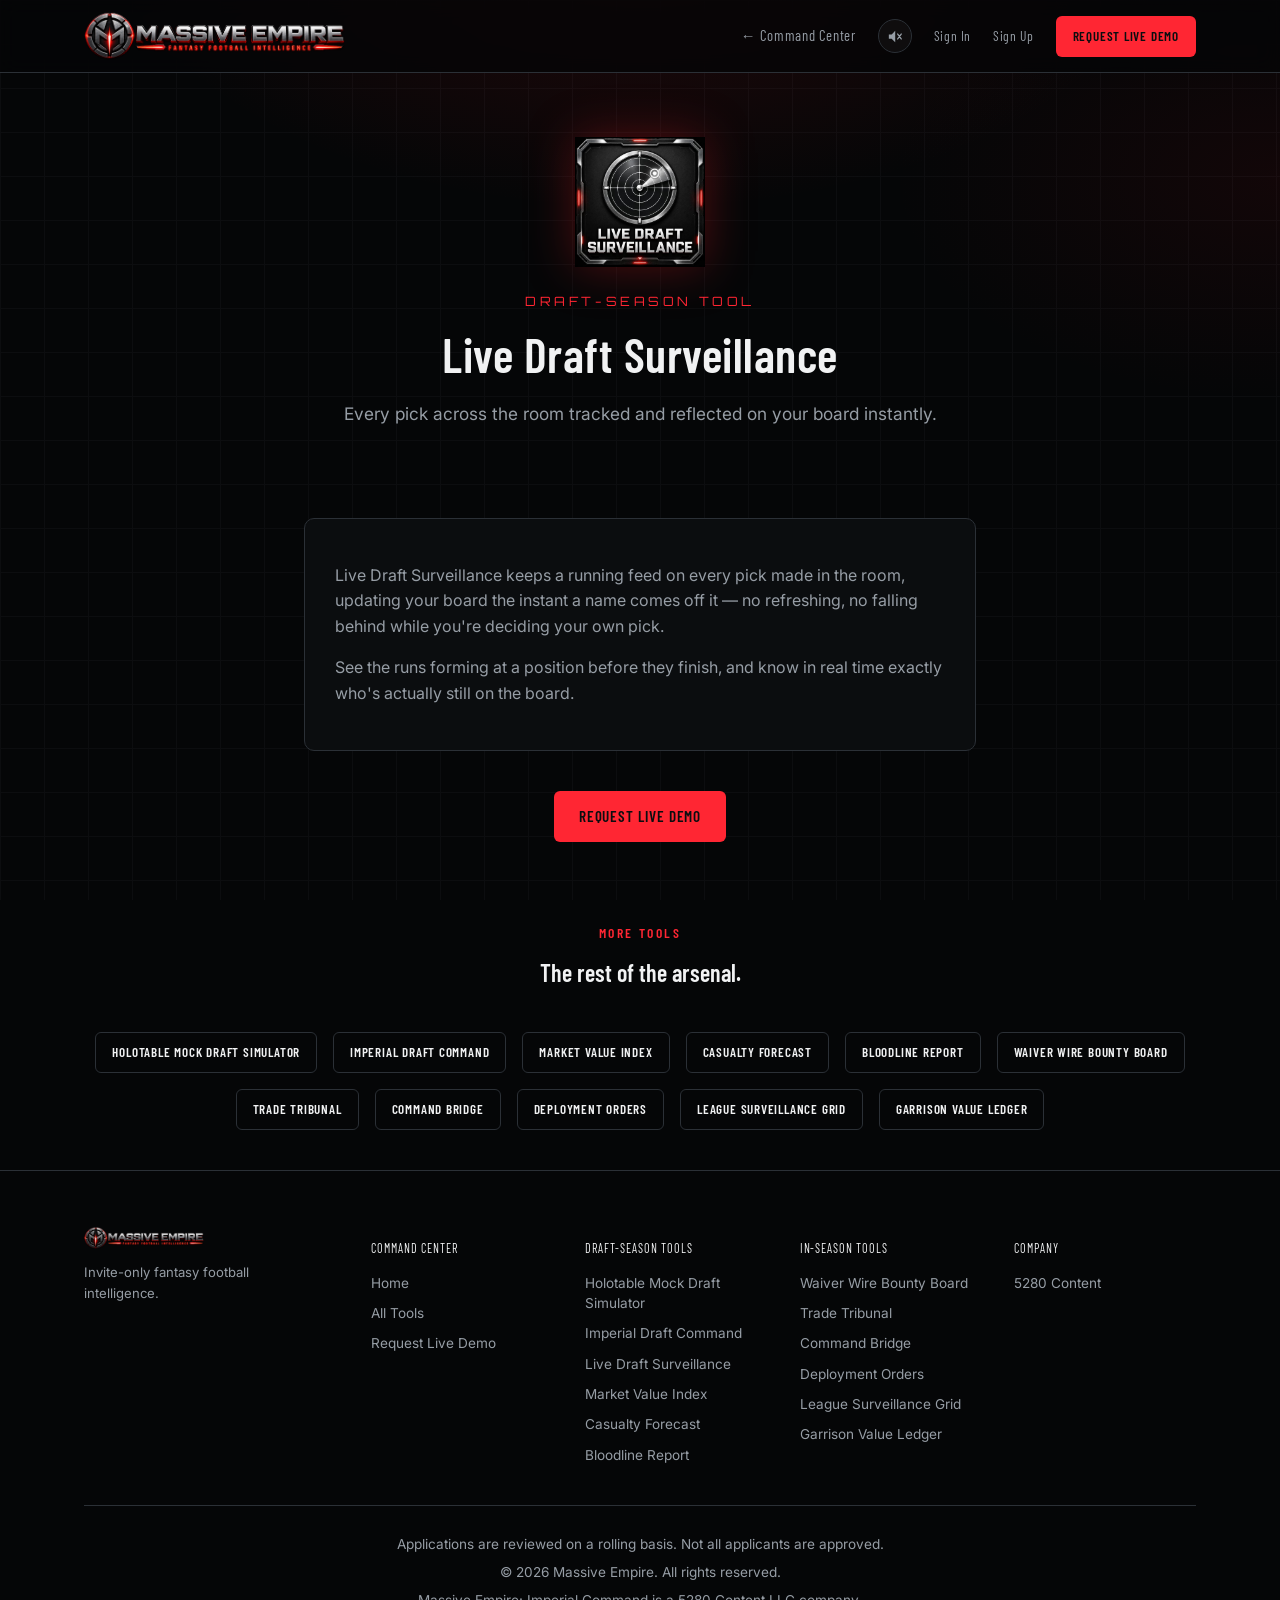
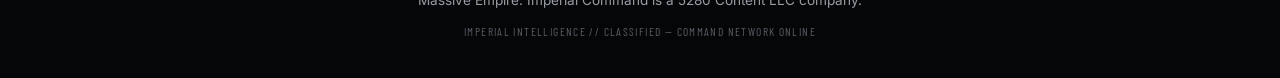
<file: tools/draft-surveillance.html>
<!DOCTYPE html>
<html lang="en">
<head>
<meta charset="UTF-8" />
<meta name="viewport" content="width=device-width, initial-scale=1.0" />
<title>Live Draft Surveillance — Massive Empire</title>
<meta name="description" content="Every pick across the room tracked and reflected on your board instantly." />
<link rel="icon" href="../favicon.ico" sizes="any" />
<link rel="icon" type="image/png" sizes="16x16" href="../assets/img/brand/favicon-16.png" />
<link rel="icon" type="image/png" sizes="32x32" href="../assets/img/brand/favicon-32.png" />
<link rel="icon" type="image/png" sizes="192x192" href="../assets/img/brand/favicon-192.png" />
<link rel="shortcut icon" href="../favicon.ico" />
<link rel="apple-touch-icon" href="../assets/img/brand/favicon-192.png" />
<link rel="preconnect" href="https://fonts.googleapis.com">
<link rel="preconnect" href="https://fonts.gstatic.com" crossorigin>
<link href="https://fonts.googleapis.com/css2?family=Orbitron:wght@600;700&family=Barlow+Condensed:wght@500;600;700&family=Inter:wght@400;500;600&display=swap" rel="stylesheet">
<link rel="stylesheet" href="../assets/css/style.css" />
</head>
<body>

  <div class="nav">
    <div class="container nav-row">
      <div class="nav-brand">
        <a href="../index.html"><img src="../assets/img/brand/logo-wordmark.png" alt="Massive Empire — Fantasy Football Intelligence" /></a>
      </div>
      <div class="nav-links">
        <a class="nav-back" href="../index.html#tools">&larr; Command Center</a>
        <div class="audio-widget" id="audio-widget">
          <button type="button" id="audio-icon-btn" class="audio-icon-btn" aria-expanded="false" aria-label="Audio settings">
            <svg class="icon-muted" viewBox="0 0 24 24" fill="none" aria-hidden="true">
              <path d="M4 9v6h4l5 5V4L8 9H4z" fill="currentColor"/>
              <path d="M16.5 8.5l5 7M21.5 8.5l-5 7" stroke="currentColor" stroke-width="1.8" stroke-linecap="round"/>
            </svg>
            <svg class="icon-playing" viewBox="0 0 24 24" fill="none" aria-hidden="true">
              <path d="M4 9v6h4l5 5V4L8 9H4z" fill="currentColor"/>
              <path d="M16.2 8.8a5 5 0 010 6.4M19 6.5a8.5 8.5 0 010 11" stroke="currentColor" stroke-width="1.8" stroke-linecap="round"/>
            </svg>
          </button>
          <div class="audio-popover" id="audio-popover">
            <button type="button" id="audio-play-btn" class="audio-play-btn">Play Theme</button>
            <label class="volume-row">
              <span>Volume</span>
              <input type="range" id="volume-slider" min="0" max="100" value="100" />
            </label>
          </div>
          <audio id="bg-music" loop preload="auto" data-default-volume="1.0">
            <source src="../assets/audio/dynasty-begins.mp3" type="audio/mpeg" />
          </audio>
        </div>
        <a class="nav-auth-link" href="../sign-in.html">Sign In</a>
        <a class="nav-auth-link" href="../index.html#invite">Sign Up</a>
        <a class="btn btn-primary btn-sm" href="../index.html#invite">Request Live Demo</a>
      </div>
    </div>
  </div>

  <header class="tool-hero container">
    <img class="tool-icon-lg" src="../assets/img/icons/draft-surveillance.jpg" alt="" />
    <p class="eyebrow">Draft-Season Tool</p>
    <h1 class="headline" style="font-size:clamp(2rem,4.4vw,3rem);">Live Draft Surveillance</h1>
    <p class="tool-tagline">Every pick across the room tracked and reflected on your board instantly.</p>
  </header>

  <section class="block tight">
    <div class="container tool-body">
      <div class="card">
        <p>Live Draft Surveillance keeps a running feed on every pick made in the room, updating your board the instant a name comes off it — no refreshing, no falling behind while you're deciding your own pick.</p>
        <p>See the runs forming at a position before they finish, and know in real time exactly who's actually still on the board.</p>
      </div>
      <div class="center mt-lg">
        <a class="btn btn-primary" href="../index.html#invite">Request Live Demo</a>
      </div>
    </div>
  </section>

  <section class="block tight">
    <div class="container">
      <div class="section-head">
        <p class="kicker">More Tools</p>
        <h2 class="section-title" style="font-size:1.5rem;">The rest of the arsenal.</h2>
      </div>
      <div class="related-nav">
        <a class="btn btn-ghost btn-sm" href="holotable.html">Holotable Mock Draft Simulator</a>
        <a class="btn btn-ghost btn-sm" href="draft-command.html">Imperial Draft Command</a>
        <a class="btn btn-ghost btn-sm" href="market-value-index.html">Market Value Index</a>
        <a class="btn btn-ghost btn-sm" href="casualty-forecast.html">Casualty Forecast</a>
        <a class="btn btn-ghost btn-sm" href="bloodline-report.html">Bloodline Report</a>
        <a class="btn btn-ghost btn-sm" href="waiver-wire.html">Waiver Wire Bounty Board</a>
        <a class="btn btn-ghost btn-sm" href="trade-tribunal.html">Trade Tribunal</a>
        <a class="btn btn-ghost btn-sm" href="command-bridge.html">Command Bridge</a>
        <a class="btn btn-ghost btn-sm" href="deployment-orders.html">Deployment Orders</a>
        <a class="btn btn-ghost btn-sm" href="league-surveillance.html">League Surveillance Grid</a>
        <a class="btn btn-ghost btn-sm" href="garrison-ledger.html">Garrison Value Ledger</a>
      </div>
    </div>
  </section>

  <footer class="site-footer">
    <div class="container">
      <div class="footer-grid">
        <div class="footer-brand-col">
          <img src="../assets/img/brand/logo-wordmark.png" alt="Massive Empire" class="footer-logo" />
          <p class="footer-tagline">Invite-only fantasy football intelligence.</p>
        </div>
        <div class="footer-col">
          <p class="footer-heading">Command Center</p>
          <a href="../index.html">Home</a>
          <a href="../index.html#tools">All Tools</a>
          <a href="../index.html#invite">Request Live Demo</a>
        </div>
        <div class="footer-col">
          <p class="footer-heading">Draft-Season Tools</p>
          <a href="holotable.html">Holotable Mock Draft Simulator</a>
          <a href="draft-command.html">Imperial Draft Command</a>
          <a href="draft-surveillance.html">Live Draft Surveillance</a>
          <a href="market-value-index.html">Market Value Index</a>
          <a href="casualty-forecast.html">Casualty Forecast</a>
          <a href="bloodline-report.html">Bloodline Report</a>
        </div>
        <div class="footer-col">
          <p class="footer-heading">In-Season Tools</p>
          <a href="waiver-wire.html">Waiver Wire Bounty Board</a>
          <a href="trade-tribunal.html">Trade Tribunal</a>
          <a href="command-bridge.html">Command Bridge</a>
          <a href="deployment-orders.html">Deployment Orders</a>
          <a href="league-surveillance.html">League Surveillance Grid</a>
          <a href="garrison-ledger.html">Garrison Value Ledger</a>
        </div>
        <div class="footer-col">
          <p class="footer-heading">Company</p>
          <a href="https://5280content.com/" target="_blank" rel="noopener">5280 Content</a>
        </div>
      </div>
      <div class="footer-bottom">
        <p>Applications are reviewed on a rolling basis. Not all applicants are approved.</p>
        <p class="footer-copyright">&copy; 2026 Massive Empire. All rights reserved.</p>
        <p class="footer-company">Massive Empire: Imperial Command is a 5280 Content LLC company.</p>
        <p class="foot-classified">Imperial Intelligence // Classified — Command Network Online</p>
      </div>
    </div>
  </footer>

  <script src="../assets/js/audio-widget.js"></script>
</body>
</html>
</file>
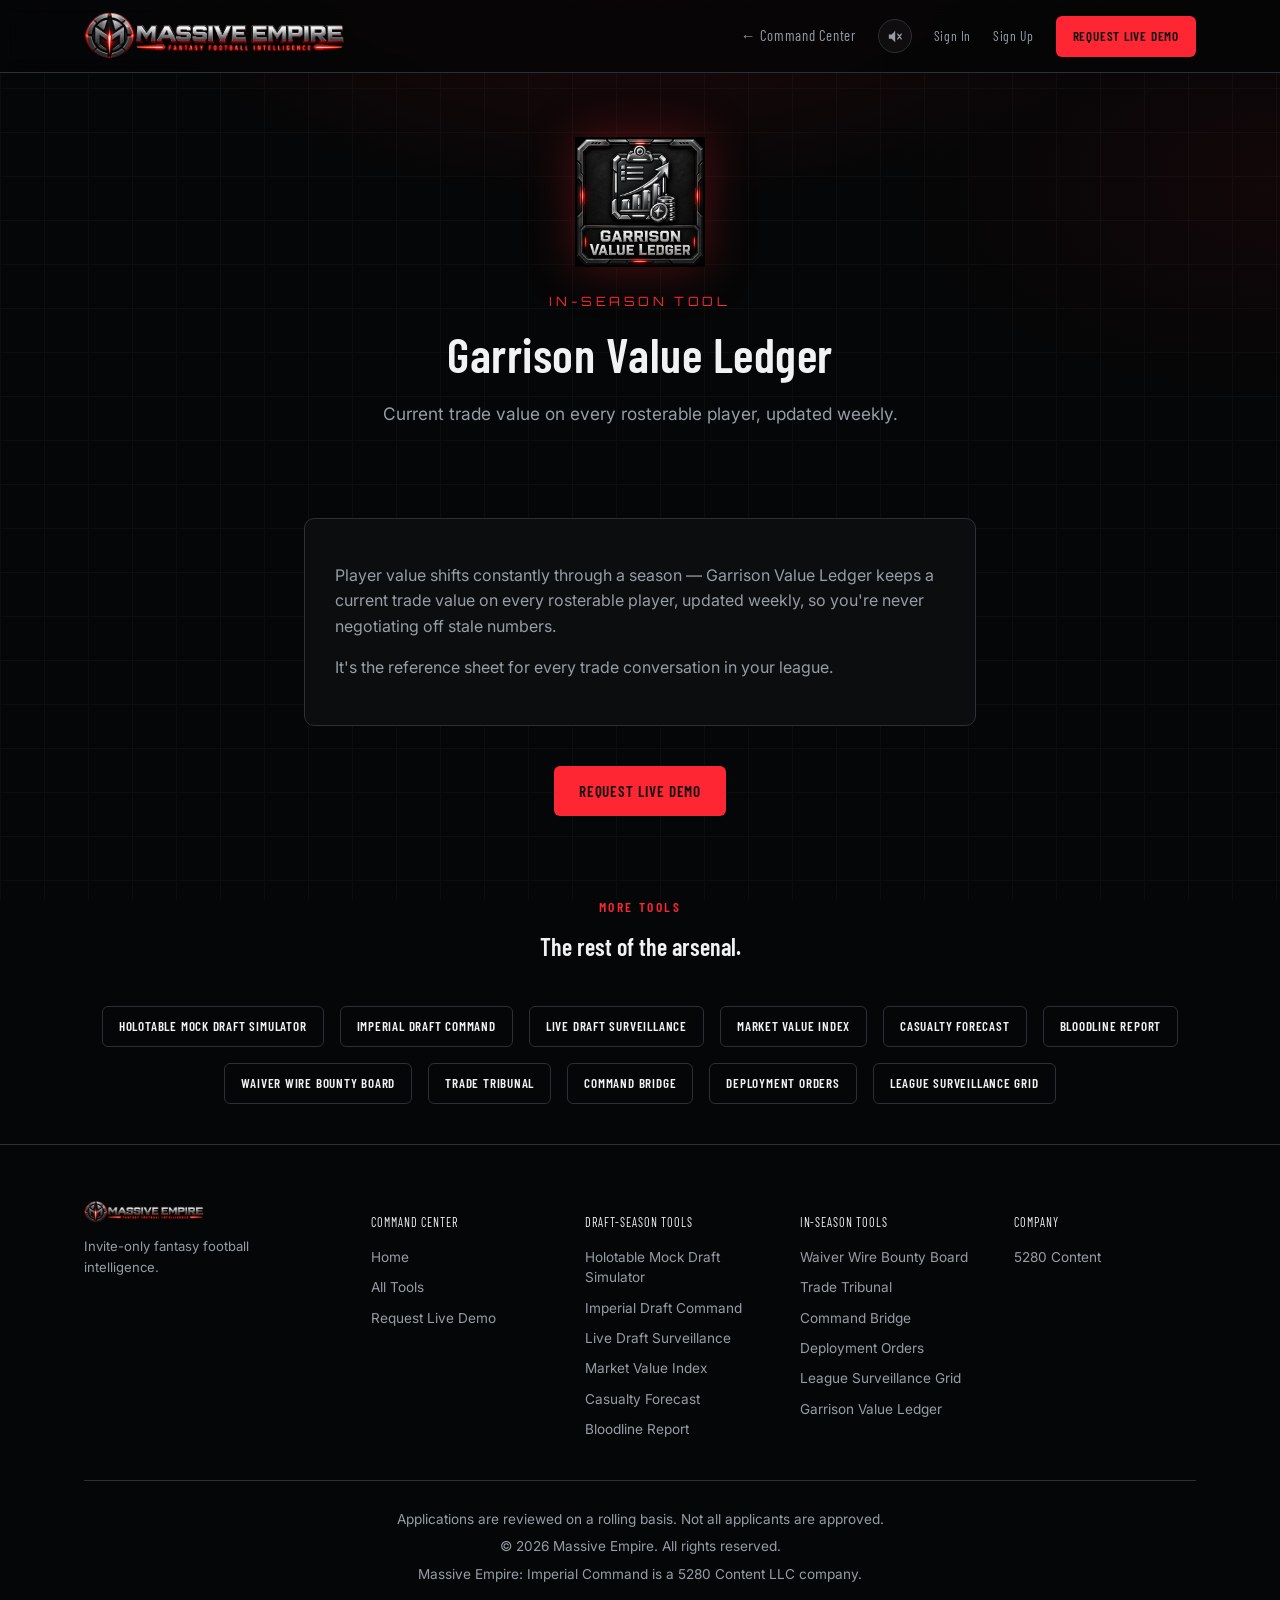
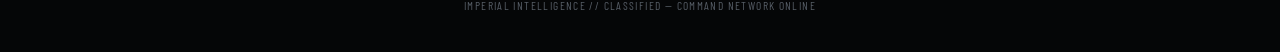
<file: tools/garrison-ledger.html>
<!DOCTYPE html>
<html lang="en">
<head>
<meta charset="UTF-8" />
<meta name="viewport" content="width=device-width, initial-scale=1.0" />
<title>Garrison Value Ledger — Massive Empire</title>
<meta name="description" content="Current trade value on every rosterable player, updated weekly." />
<link rel="icon" href="../favicon.ico" sizes="any" />
<link rel="icon" type="image/png" sizes="16x16" href="../assets/img/brand/favicon-16.png" />
<link rel="icon" type="image/png" sizes="32x32" href="../assets/img/brand/favicon-32.png" />
<link rel="icon" type="image/png" sizes="192x192" href="../assets/img/brand/favicon-192.png" />
<link rel="shortcut icon" href="../favicon.ico" />
<link rel="apple-touch-icon" href="../assets/img/brand/favicon-192.png" />
<link rel="preconnect" href="https://fonts.googleapis.com">
<link rel="preconnect" href="https://fonts.gstatic.com" crossorigin>
<link href="https://fonts.googleapis.com/css2?family=Orbitron:wght@600;700&family=Barlow+Condensed:wght@500;600;700&family=Inter:wght@400;500;600&display=swap" rel="stylesheet">
<link rel="stylesheet" href="../assets/css/style.css" />
</head>
<body>

  <div class="nav">
    <div class="container nav-row">
      <div class="nav-brand">
        <a href="../index.html"><img src="../assets/img/brand/logo-wordmark.png" alt="Massive Empire — Fantasy Football Intelligence" /></a>
      </div>
      <div class="nav-links">
        <a class="nav-back" href="../index.html#tools">&larr; Command Center</a>
        <div class="audio-widget" id="audio-widget">
          <button type="button" id="audio-icon-btn" class="audio-icon-btn" aria-expanded="false" aria-label="Audio settings">
            <svg class="icon-muted" viewBox="0 0 24 24" fill="none" aria-hidden="true">
              <path d="M4 9v6h4l5 5V4L8 9H4z" fill="currentColor"/>
              <path d="M16.5 8.5l5 7M21.5 8.5l-5 7" stroke="currentColor" stroke-width="1.8" stroke-linecap="round"/>
            </svg>
            <svg class="icon-playing" viewBox="0 0 24 24" fill="none" aria-hidden="true">
              <path d="M4 9v6h4l5 5V4L8 9H4z" fill="currentColor"/>
              <path d="M16.2 8.8a5 5 0 010 6.4M19 6.5a8.5 8.5 0 010 11" stroke="currentColor" stroke-width="1.8" stroke-linecap="round"/>
            </svg>
          </button>
          <div class="audio-popover" id="audio-popover">
            <button type="button" id="audio-play-btn" class="audio-play-btn">Play Theme</button>
            <label class="volume-row">
              <span>Volume</span>
              <input type="range" id="volume-slider" min="0" max="100" value="100" />
            </label>
          </div>
          <audio id="bg-music" loop preload="auto" data-default-volume="1.0">
            <source src="../assets/audio/dynasty-begins.mp3" type="audio/mpeg" />
          </audio>
        </div>
        <a class="nav-auth-link" href="../sign-in.html">Sign In</a>
        <a class="nav-auth-link" href="../index.html#invite">Sign Up</a>
        <a class="btn btn-primary btn-sm" href="../index.html#invite">Request Live Demo</a>
      </div>
    </div>
  </div>

  <header class="tool-hero container">
    <img class="tool-icon-lg" src="../assets/img/icons/garrison-ledger.jpg" alt="" />
    <p class="eyebrow">In-Season Tool</p>
    <h1 class="headline" style="font-size:clamp(2rem,4.4vw,3rem);">Garrison Value Ledger</h1>
    <p class="tool-tagline">Current trade value on every rosterable player, updated weekly.</p>
  </header>

  <section class="block tight">
    <div class="container tool-body">
      <div class="card">
        <p>Player value shifts constantly through a season — Garrison Value Ledger keeps a current trade value on every rosterable player, updated weekly, so you're never negotiating off stale numbers.</p>
        <p>It's the reference sheet for every trade conversation in your league.</p>
      </div>
      <div class="center mt-lg">
        <a class="btn btn-primary" href="../index.html#invite">Request Live Demo</a>
      </div>
    </div>
  </section>

  <section class="block tight">
    <div class="container">
      <div class="section-head">
        <p class="kicker">More Tools</p>
        <h2 class="section-title" style="font-size:1.5rem;">The rest of the arsenal.</h2>
      </div>
      <div class="related-nav">
        <a class="btn btn-ghost btn-sm" href="holotable.html">Holotable Mock Draft Simulator</a>
        <a class="btn btn-ghost btn-sm" href="draft-command.html">Imperial Draft Command</a>
        <a class="btn btn-ghost btn-sm" href="draft-surveillance.html">Live Draft Surveillance</a>
        <a class="btn btn-ghost btn-sm" href="market-value-index.html">Market Value Index</a>
        <a class="btn btn-ghost btn-sm" href="casualty-forecast.html">Casualty Forecast</a>
        <a class="btn btn-ghost btn-sm" href="bloodline-report.html">Bloodline Report</a>
        <a class="btn btn-ghost btn-sm" href="waiver-wire.html">Waiver Wire Bounty Board</a>
        <a class="btn btn-ghost btn-sm" href="trade-tribunal.html">Trade Tribunal</a>
        <a class="btn btn-ghost btn-sm" href="command-bridge.html">Command Bridge</a>
        <a class="btn btn-ghost btn-sm" href="deployment-orders.html">Deployment Orders</a>
        <a class="btn btn-ghost btn-sm" href="league-surveillance.html">League Surveillance Grid</a>
      </div>
    </div>
  </section>

  <footer class="site-footer">
    <div class="container">
      <div class="footer-grid">
        <div class="footer-brand-col">
          <img src="../assets/img/brand/logo-wordmark.png" alt="Massive Empire" class="footer-logo" />
          <p class="footer-tagline">Invite-only fantasy football intelligence.</p>
        </div>
        <div class="footer-col">
          <p class="footer-heading">Command Center</p>
          <a href="../index.html">Home</a>
          <a href="../index.html#tools">All Tools</a>
          <a href="../index.html#invite">Request Live Demo</a>
        </div>
        <div class="footer-col">
          <p class="footer-heading">Draft-Season Tools</p>
          <a href="holotable.html">Holotable Mock Draft Simulator</a>
          <a href="draft-command.html">Imperial Draft Command</a>
          <a href="draft-surveillance.html">Live Draft Surveillance</a>
          <a href="market-value-index.html">Market Value Index</a>
          <a href="casualty-forecast.html">Casualty Forecast</a>
          <a href="bloodline-report.html">Bloodline Report</a>
        </div>
        <div class="footer-col">
          <p class="footer-heading">In-Season Tools</p>
          <a href="waiver-wire.html">Waiver Wire Bounty Board</a>
          <a href="trade-tribunal.html">Trade Tribunal</a>
          <a href="command-bridge.html">Command Bridge</a>
          <a href="deployment-orders.html">Deployment Orders</a>
          <a href="league-surveillance.html">League Surveillance Grid</a>
          <a href="garrison-ledger.html">Garrison Value Ledger</a>
        </div>
        <div class="footer-col">
          <p class="footer-heading">Company</p>
          <a href="https://5280content.com/" target="_blank" rel="noopener">5280 Content</a>
        </div>
      </div>
      <div class="footer-bottom">
        <p>Applications are reviewed on a rolling basis. Not all applicants are approved.</p>
        <p class="footer-copyright">&copy; 2026 Massive Empire. All rights reserved.</p>
        <p class="footer-company">Massive Empire: Imperial Command is a 5280 Content LLC company.</p>
        <p class="foot-classified">Imperial Intelligence // Classified — Command Network Online</p>
      </div>
    </div>
  </footer>

  <script src="../assets/js/audio-widget.js"></script>
</body>
</html>
</file>
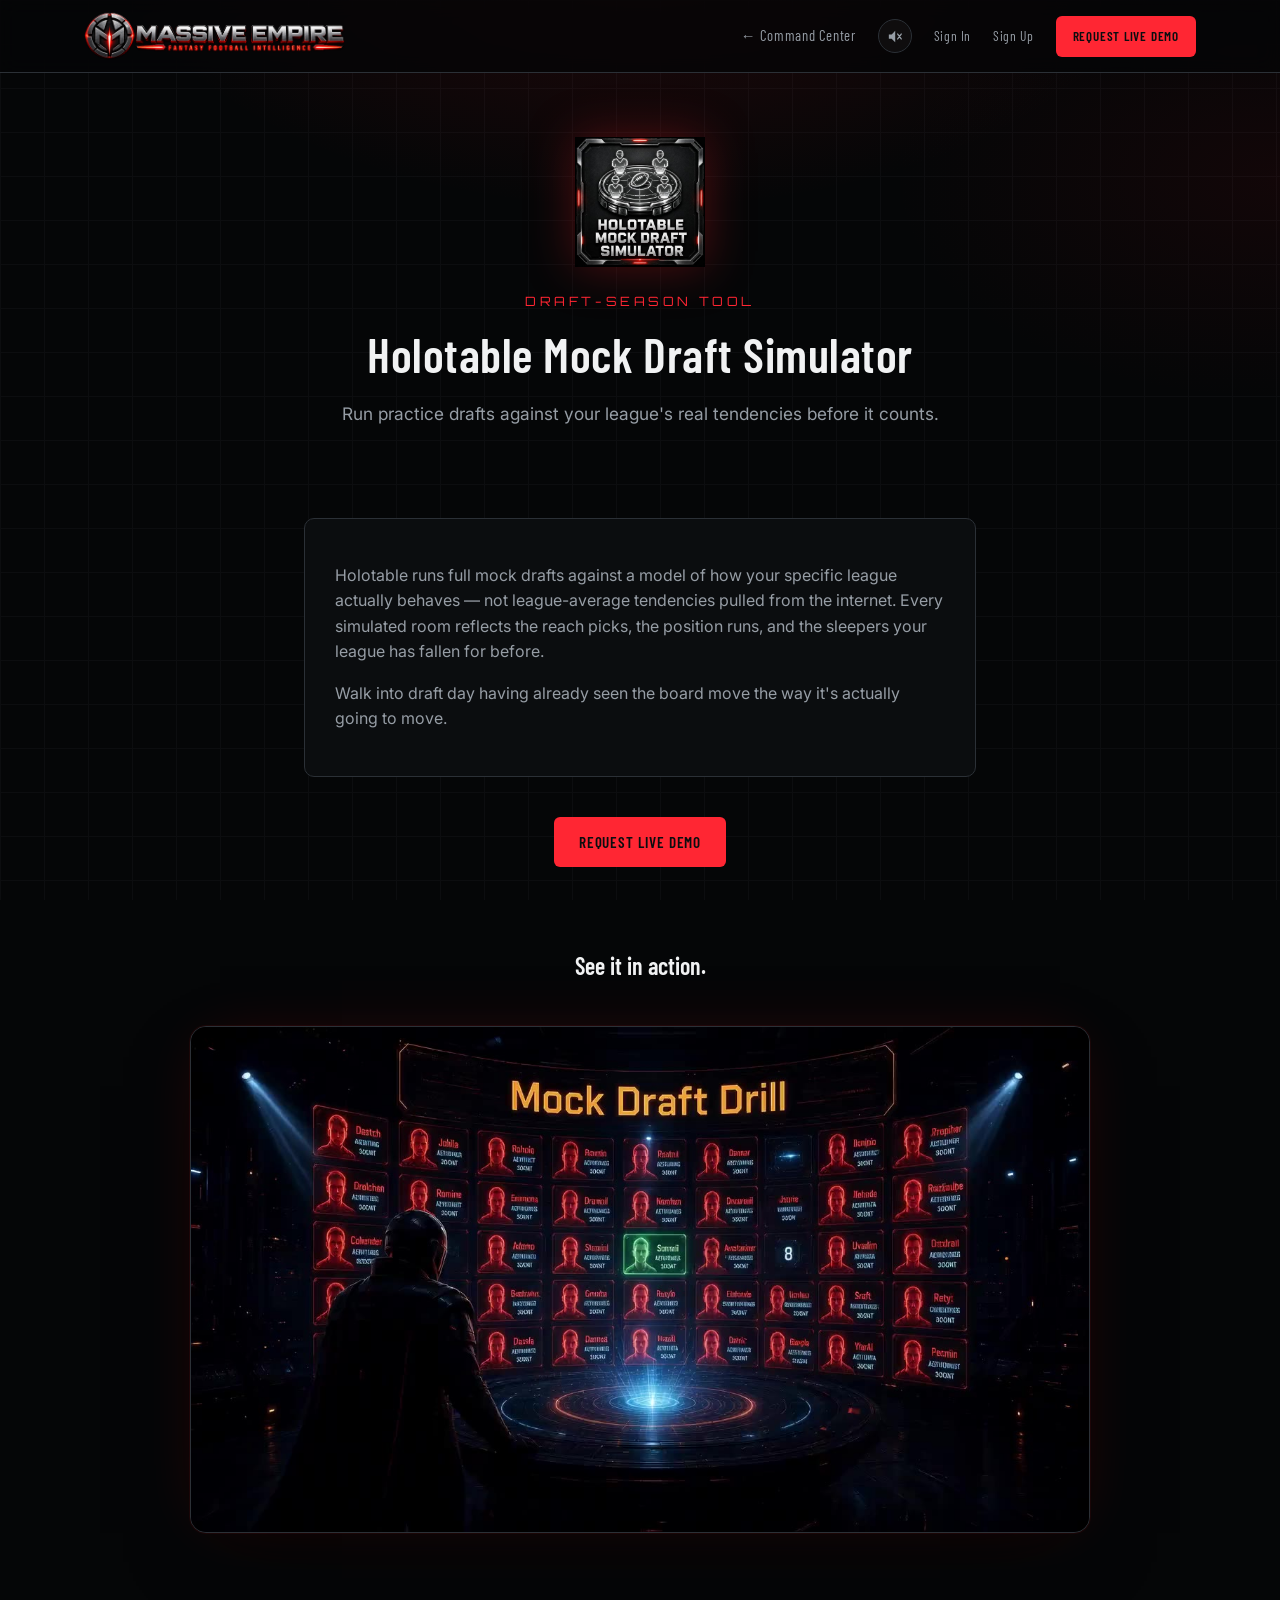
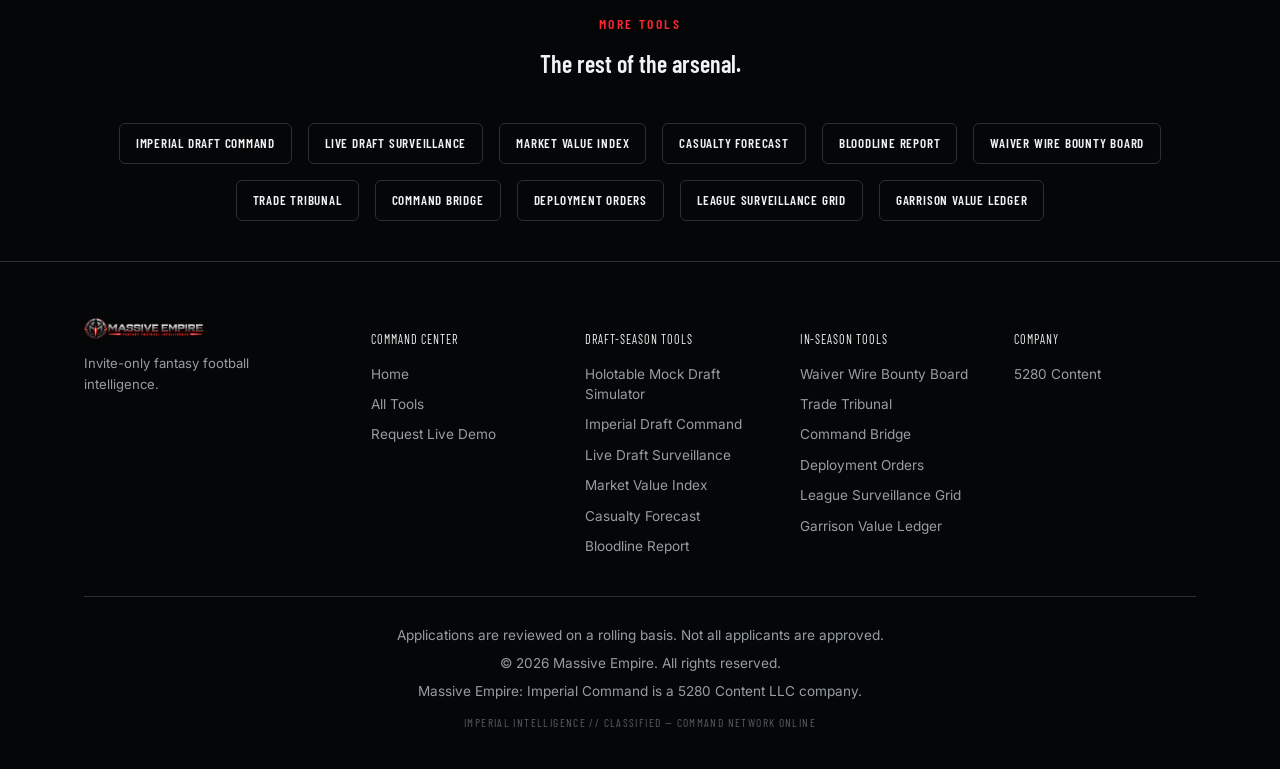
<file: tools/holotable.html>
<!DOCTYPE html>
<html lang="en">
<head>
<meta charset="UTF-8" />
<meta name="viewport" content="width=device-width, initial-scale=1.0" />
<title>Holotable Mock Draft Simulator — Massive Empire</title>
<meta name="description" content="Run practice drafts against your league's real tendencies before it counts." />
<link rel="icon" href="../favicon.ico" sizes="any" />
<link rel="icon" type="image/png" sizes="16x16" href="../assets/img/brand/favicon-16.png" />
<link rel="icon" type="image/png" sizes="32x32" href="../assets/img/brand/favicon-32.png" />
<link rel="icon" type="image/png" sizes="192x192" href="../assets/img/brand/favicon-192.png" />
<link rel="shortcut icon" href="../favicon.ico" />
<link rel="apple-touch-icon" href="../assets/img/brand/favicon-192.png" />
<link rel="preconnect" href="https://fonts.googleapis.com">
<link rel="preconnect" href="https://fonts.gstatic.com" crossorigin>
<link href="https://fonts.googleapis.com/css2?family=Orbitron:wght@600;700&family=Barlow+Condensed:wght@500;600;700&family=Inter:wght@400;500;600&display=swap" rel="stylesheet">
<link rel="stylesheet" href="../assets/css/style.css" />
</head>
<body>

  <div class="nav">
    <div class="container nav-row">
      <div class="nav-brand">
        <a href="../index.html"><img src="../assets/img/brand/logo-wordmark.png" alt="Massive Empire — Fantasy Football Intelligence" /></a>
      </div>
      <div class="nav-links">
        <a class="nav-back" href="../index.html#tools">&larr; Command Center</a>
        <div class="audio-widget" id="audio-widget">
          <button type="button" id="audio-icon-btn" class="audio-icon-btn" aria-expanded="false" aria-label="Audio settings">
            <svg class="icon-muted" viewBox="0 0 24 24" fill="none" aria-hidden="true">
              <path d="M4 9v6h4l5 5V4L8 9H4z" fill="currentColor"/>
              <path d="M16.5 8.5l5 7M21.5 8.5l-5 7" stroke="currentColor" stroke-width="1.8" stroke-linecap="round"/>
            </svg>
            <svg class="icon-playing" viewBox="0 0 24 24" fill="none" aria-hidden="true">
              <path d="M4 9v6h4l5 5V4L8 9H4z" fill="currentColor"/>
              <path d="M16.2 8.8a5 5 0 010 6.4M19 6.5a8.5 8.5 0 010 11" stroke="currentColor" stroke-width="1.8" stroke-linecap="round"/>
            </svg>
          </button>
          <div class="audio-popover" id="audio-popover">
            <button type="button" id="audio-play-btn" class="audio-play-btn">Play Theme</button>
            <label class="volume-row">
              <span>Volume</span>
              <input type="range" id="volume-slider" min="0" max="100" value="33" />
            </label>
          </div>
          <audio id="bg-music" loop preload="auto" data-default-volume="0.33">
            <source src="../assets/audio/dynasty-begins.mp3" type="audio/mpeg" />
          </audio>
        </div>
        <a class="nav-auth-link" href="../sign-in.html">Sign In</a>
        <a class="nav-auth-link" href="../index.html#invite">Sign Up</a>
        <a class="btn btn-primary btn-sm" href="../index.html#invite">Request Live Demo</a>
      </div>
    </div>
  </div>

  <header class="tool-hero container">
    <img class="tool-icon-lg" src="../assets/img/icons/holotable.jpg" alt="" />
    <p class="eyebrow">Draft-Season Tool</p>
    <h1 class="headline" style="font-size:clamp(2rem,4.4vw,3rem);">Holotable Mock Draft Simulator</h1>
    <p class="tool-tagline">Run practice drafts against your league's real tendencies before it counts.</p>
  </header>

  <section class="block tight">
    <div class="container tool-body">
      <div class="card">
        <p>Holotable runs full mock drafts against a model of how your specific league actually behaves — not league-average tendencies pulled from the internet. Every simulated room reflects the reach picks, the position runs, and the sleepers your league has fallen for before.</p>
        <p>Walk into draft day having already seen the board move the way it's actually going to move.</p>
      </div>
      <div class="center mt-lg">
        <a class="btn btn-primary" href="../index.html#invite">Request Live Demo</a>
      </div>
    </div>
  </section>

  <section class="block tight">
    <div class="container">
      <div class="section-head">
        <h2 class="section-title" style="font-size:1.5rem;">See it in action.</h2>
      </div>
      <div class="demo-wrap" style="max-width:900px;">
        <a class="demo-frame" href="../index.html#invite" aria-label="Request a live demo">
          <video autoplay muted loop playsinline preload="auto" poster="../assets/img/marketing/holotable-demo-poster.jpg">
            <source src="../assets/video/holotable-demo.mp4" type="video/mp4" />
          </video>
        </a>
      </div>
    </div>
  </section>

  <section class="block tight">
    <div class="container">
      <div class="section-head">
        <p class="kicker">More Tools</p>
        <h2 class="section-title" style="font-size:1.5rem;">The rest of the arsenal.</h2>
      </div>
      <div class="related-nav">
        <a class="btn btn-ghost btn-sm" href="draft-command.html">Imperial Draft Command</a>
        <a class="btn btn-ghost btn-sm" href="draft-surveillance.html">Live Draft Surveillance</a>
        <a class="btn btn-ghost btn-sm" href="market-value-index.html">Market Value Index</a>
        <a class="btn btn-ghost btn-sm" href="casualty-forecast.html">Casualty Forecast</a>
        <a class="btn btn-ghost btn-sm" href="bloodline-report.html">Bloodline Report</a>
        <a class="btn btn-ghost btn-sm" href="waiver-wire.html">Waiver Wire Bounty Board</a>
        <a class="btn btn-ghost btn-sm" href="trade-tribunal.html">Trade Tribunal</a>
        <a class="btn btn-ghost btn-sm" href="command-bridge.html">Command Bridge</a>
        <a class="btn btn-ghost btn-sm" href="deployment-orders.html">Deployment Orders</a>
        <a class="btn btn-ghost btn-sm" href="league-surveillance.html">League Surveillance Grid</a>
        <a class="btn btn-ghost btn-sm" href="garrison-ledger.html">Garrison Value Ledger</a>
      </div>
    </div>
  </section>

  <footer class="site-footer">
    <div class="container">
      <div class="footer-grid">
        <div class="footer-brand-col">
          <img src="../assets/img/brand/logo-wordmark.png" alt="Massive Empire" class="footer-logo" />
          <p class="footer-tagline">Invite-only fantasy football intelligence.</p>
        </div>
        <div class="footer-col">
          <p class="footer-heading">Command Center</p>
          <a href="../index.html">Home</a>
          <a href="../index.html#tools">All Tools</a>
          <a href="../index.html#invite">Request Live Demo</a>
        </div>
        <div class="footer-col">
          <p class="footer-heading">Draft-Season Tools</p>
          <a href="holotable.html">Holotable Mock Draft Simulator</a>
          <a href="draft-command.html">Imperial Draft Command</a>
          <a href="draft-surveillance.html">Live Draft Surveillance</a>
          <a href="market-value-index.html">Market Value Index</a>
          <a href="casualty-forecast.html">Casualty Forecast</a>
          <a href="bloodline-report.html">Bloodline Report</a>
        </div>
        <div class="footer-col">
          <p class="footer-heading">In-Season Tools</p>
          <a href="waiver-wire.html">Waiver Wire Bounty Board</a>
          <a href="trade-tribunal.html">Trade Tribunal</a>
          <a href="command-bridge.html">Command Bridge</a>
          <a href="deployment-orders.html">Deployment Orders</a>
          <a href="league-surveillance.html">League Surveillance Grid</a>
          <a href="garrison-ledger.html">Garrison Value Ledger</a>
        </div>
        <div class="footer-col">
          <p class="footer-heading">Company</p>
          <a href="https://5280content.com/" target="_blank" rel="noopener">5280 Content</a>
        </div>
      </div>
      <div class="footer-bottom">
        <p>Applications are reviewed on a rolling basis. Not all applicants are approved.</p>
        <p class="footer-copyright">&copy; 2026 Massive Empire. All rights reserved.</p>
        <p class="footer-company">Massive Empire: Imperial Command is a 5280 Content LLC company.</p>
        <p class="foot-classified">Imperial Intelligence // Classified — Command Network Online</p>
      </div>
    </div>
  </footer>

  <script src="../assets/js/audio-widget.js"></script>
</body>
</html>
</file>
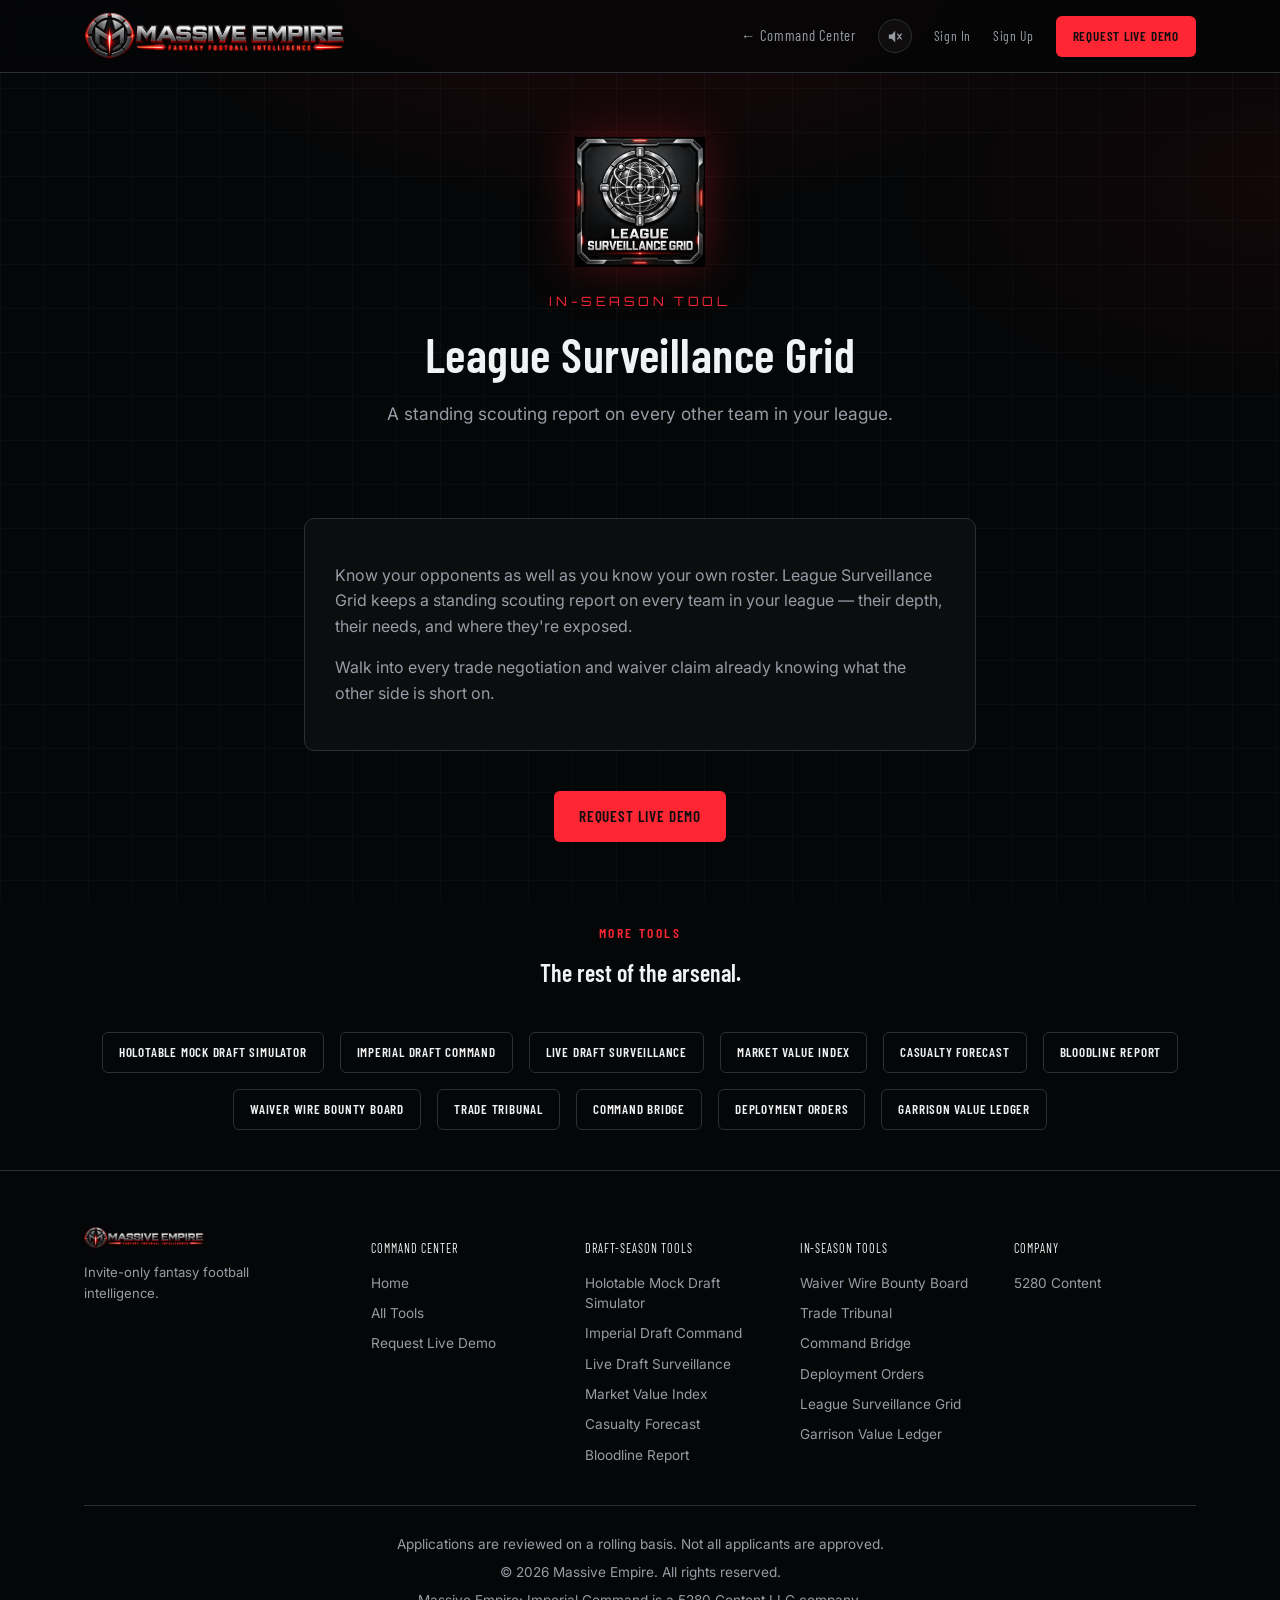
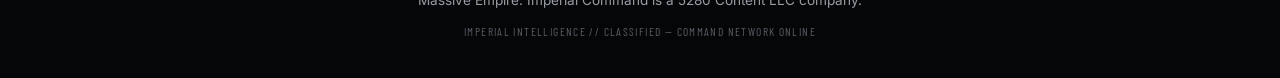
<file: tools/league-surveillance.html>
<!DOCTYPE html>
<html lang="en">
<head>
<meta charset="UTF-8" />
<meta name="viewport" content="width=device-width, initial-scale=1.0" />
<title>League Surveillance Grid — Massive Empire</title>
<meta name="description" content="A standing scouting report on every other team in your league." />
<link rel="icon" href="../favicon.ico" sizes="any" />
<link rel="icon" type="image/png" sizes="16x16" href="../assets/img/brand/favicon-16.png" />
<link rel="icon" type="image/png" sizes="32x32" href="../assets/img/brand/favicon-32.png" />
<link rel="icon" type="image/png" sizes="192x192" href="../assets/img/brand/favicon-192.png" />
<link rel="shortcut icon" href="../favicon.ico" />
<link rel="apple-touch-icon" href="../assets/img/brand/favicon-192.png" />
<link rel="preconnect" href="https://fonts.googleapis.com">
<link rel="preconnect" href="https://fonts.gstatic.com" crossorigin>
<link href="https://fonts.googleapis.com/css2?family=Orbitron:wght@600;700&family=Barlow+Condensed:wght@500;600;700&family=Inter:wght@400;500;600&display=swap" rel="stylesheet">
<link rel="stylesheet" href="../assets/css/style.css" />
</head>
<body>

  <div class="nav">
    <div class="container nav-row">
      <div class="nav-brand">
        <a href="../index.html"><img src="../assets/img/brand/logo-wordmark.png" alt="Massive Empire — Fantasy Football Intelligence" /></a>
      </div>
      <div class="nav-links">
        <a class="nav-back" href="../index.html#tools">&larr; Command Center</a>
        <div class="audio-widget" id="audio-widget">
          <button type="button" id="audio-icon-btn" class="audio-icon-btn" aria-expanded="false" aria-label="Audio settings">
            <svg class="icon-muted" viewBox="0 0 24 24" fill="none" aria-hidden="true">
              <path d="M4 9v6h4l5 5V4L8 9H4z" fill="currentColor"/>
              <path d="M16.5 8.5l5 7M21.5 8.5l-5 7" stroke="currentColor" stroke-width="1.8" stroke-linecap="round"/>
            </svg>
            <svg class="icon-playing" viewBox="0 0 24 24" fill="none" aria-hidden="true">
              <path d="M4 9v6h4l5 5V4L8 9H4z" fill="currentColor"/>
              <path d="M16.2 8.8a5 5 0 010 6.4M19 6.5a8.5 8.5 0 010 11" stroke="currentColor" stroke-width="1.8" stroke-linecap="round"/>
            </svg>
          </button>
          <div class="audio-popover" id="audio-popover">
            <button type="button" id="audio-play-btn" class="audio-play-btn">Play Theme</button>
            <label class="volume-row">
              <span>Volume</span>
              <input type="range" id="volume-slider" min="0" max="100" value="100" />
            </label>
          </div>
          <audio id="bg-music" loop preload="auto" data-default-volume="1.0">
            <source src="../assets/audio/dynasty-begins.mp3" type="audio/mpeg" />
          </audio>
        </div>
        <a class="nav-auth-link" href="../sign-in.html">Sign In</a>
        <a class="nav-auth-link" href="../index.html#invite">Sign Up</a>
        <a class="btn btn-primary btn-sm" href="../index.html#invite">Request Live Demo</a>
      </div>
    </div>
  </div>

  <header class="tool-hero container">
    <img class="tool-icon-lg" src="../assets/img/icons/league-surveillance.jpg" alt="" />
    <p class="eyebrow">In-Season Tool</p>
    <h1 class="headline" style="font-size:clamp(2rem,4.4vw,3rem);">League Surveillance Grid</h1>
    <p class="tool-tagline">A standing scouting report on every other team in your league.</p>
  </header>

  <section class="block tight">
    <div class="container tool-body">
      <div class="card">
        <p>Know your opponents as well as you know your own roster. League Surveillance Grid keeps a standing scouting report on every team in your league — their depth, their needs, and where they're exposed.</p>
        <p>Walk into every trade negotiation and waiver claim already knowing what the other side is short on.</p>
      </div>
      <div class="center mt-lg">
        <a class="btn btn-primary" href="../index.html#invite">Request Live Demo</a>
      </div>
    </div>
  </section>

  <section class="block tight">
    <div class="container">
      <div class="section-head">
        <p class="kicker">More Tools</p>
        <h2 class="section-title" style="font-size:1.5rem;">The rest of the arsenal.</h2>
      </div>
      <div class="related-nav">
        <a class="btn btn-ghost btn-sm" href="holotable.html">Holotable Mock Draft Simulator</a>
        <a class="btn btn-ghost btn-sm" href="draft-command.html">Imperial Draft Command</a>
        <a class="btn btn-ghost btn-sm" href="draft-surveillance.html">Live Draft Surveillance</a>
        <a class="btn btn-ghost btn-sm" href="market-value-index.html">Market Value Index</a>
        <a class="btn btn-ghost btn-sm" href="casualty-forecast.html">Casualty Forecast</a>
        <a class="btn btn-ghost btn-sm" href="bloodline-report.html">Bloodline Report</a>
        <a class="btn btn-ghost btn-sm" href="waiver-wire.html">Waiver Wire Bounty Board</a>
        <a class="btn btn-ghost btn-sm" href="trade-tribunal.html">Trade Tribunal</a>
        <a class="btn btn-ghost btn-sm" href="command-bridge.html">Command Bridge</a>
        <a class="btn btn-ghost btn-sm" href="deployment-orders.html">Deployment Orders</a>
        <a class="btn btn-ghost btn-sm" href="garrison-ledger.html">Garrison Value Ledger</a>
      </div>
    </div>
  </section>

  <footer class="site-footer">
    <div class="container">
      <div class="footer-grid">
        <div class="footer-brand-col">
          <img src="../assets/img/brand/logo-wordmark.png" alt="Massive Empire" class="footer-logo" />
          <p class="footer-tagline">Invite-only fantasy football intelligence.</p>
        </div>
        <div class="footer-col">
          <p class="footer-heading">Command Center</p>
          <a href="../index.html">Home</a>
          <a href="../index.html#tools">All Tools</a>
          <a href="../index.html#invite">Request Live Demo</a>
        </div>
        <div class="footer-col">
          <p class="footer-heading">Draft-Season Tools</p>
          <a href="holotable.html">Holotable Mock Draft Simulator</a>
          <a href="draft-command.html">Imperial Draft Command</a>
          <a href="draft-surveillance.html">Live Draft Surveillance</a>
          <a href="market-value-index.html">Market Value Index</a>
          <a href="casualty-forecast.html">Casualty Forecast</a>
          <a href="bloodline-report.html">Bloodline Report</a>
        </div>
        <div class="footer-col">
          <p class="footer-heading">In-Season Tools</p>
          <a href="waiver-wire.html">Waiver Wire Bounty Board</a>
          <a href="trade-tribunal.html">Trade Tribunal</a>
          <a href="command-bridge.html">Command Bridge</a>
          <a href="deployment-orders.html">Deployment Orders</a>
          <a href="league-surveillance.html">League Surveillance Grid</a>
          <a href="garrison-ledger.html">Garrison Value Ledger</a>
        </div>
        <div class="footer-col">
          <p class="footer-heading">Company</p>
          <a href="https://5280content.com/" target="_blank" rel="noopener">5280 Content</a>
        </div>
      </div>
      <div class="footer-bottom">
        <p>Applications are reviewed on a rolling basis. Not all applicants are approved.</p>
        <p class="footer-copyright">&copy; 2026 Massive Empire. All rights reserved.</p>
        <p class="footer-company">Massive Empire: Imperial Command is a 5280 Content LLC company.</p>
        <p class="foot-classified">Imperial Intelligence // Classified — Command Network Online</p>
      </div>
    </div>
  </footer>

  <script src="../assets/js/audio-widget.js"></script>
</body>
</html>
</file>
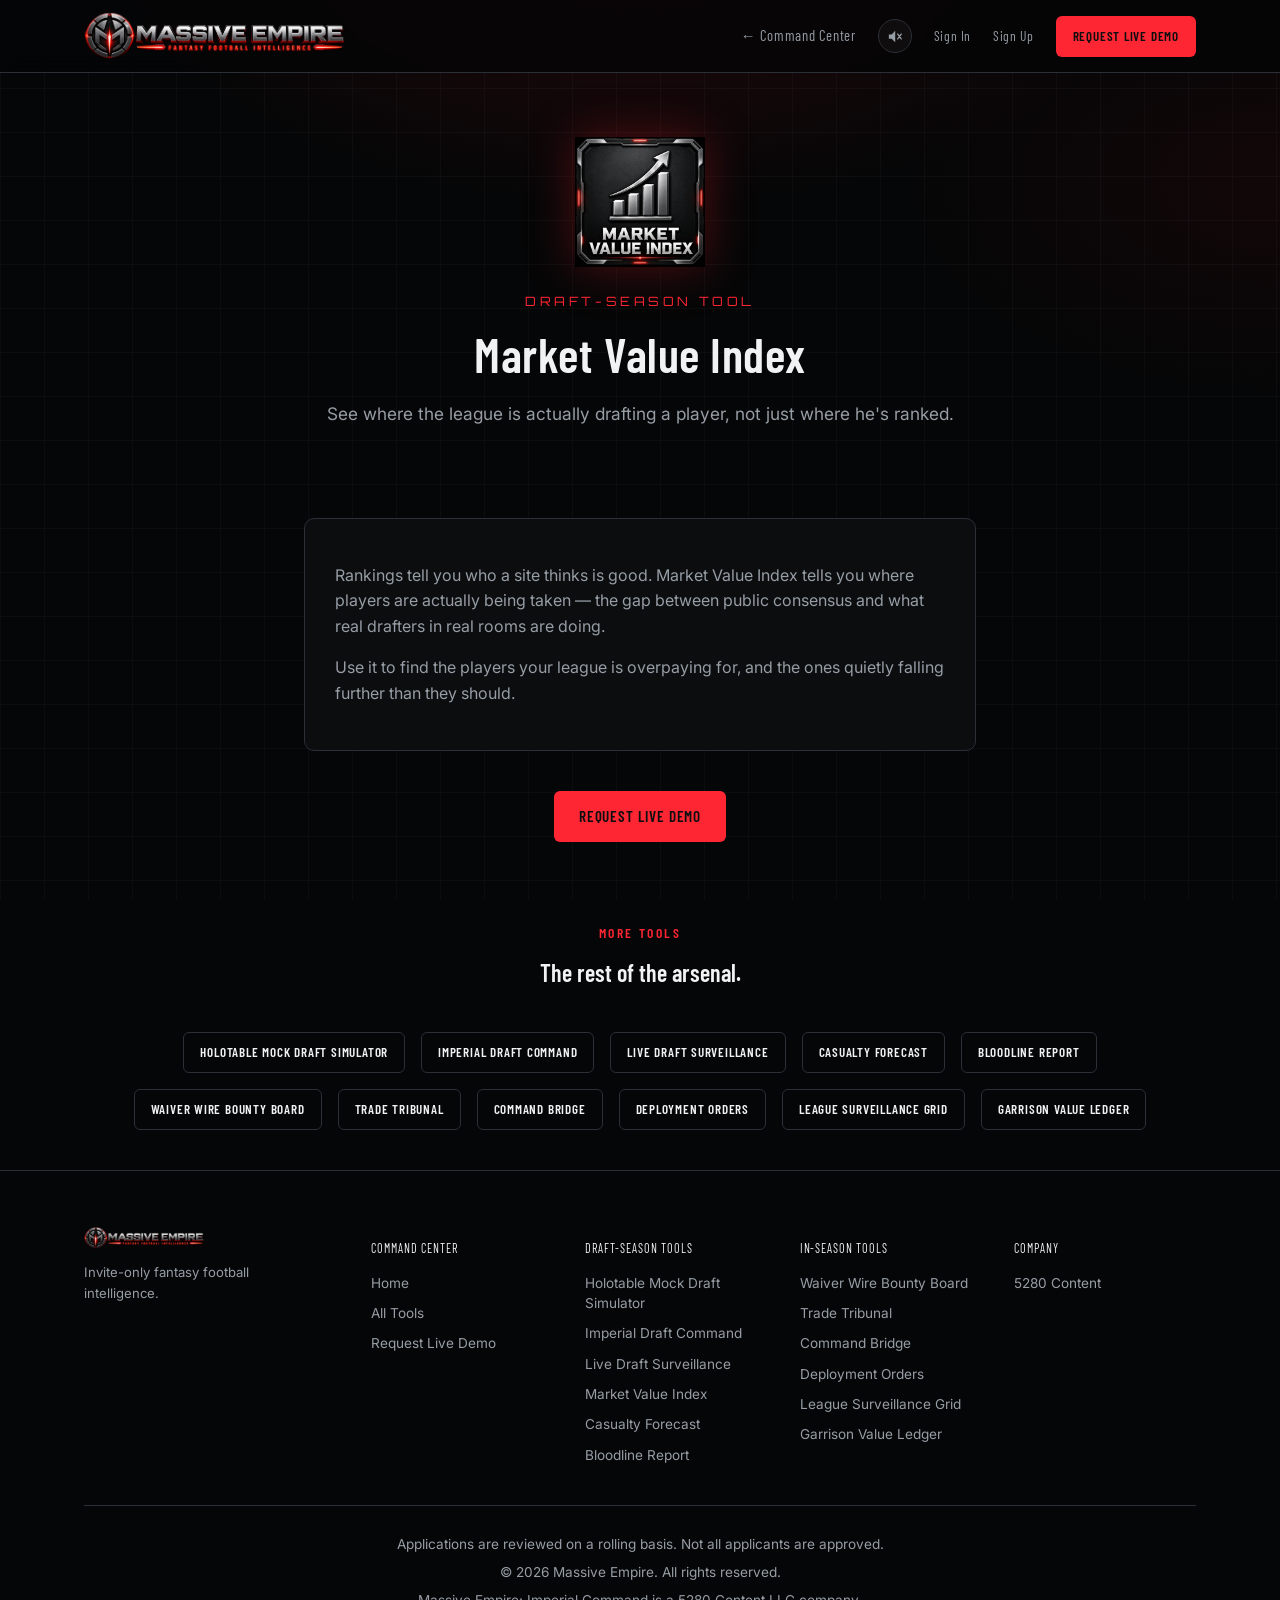
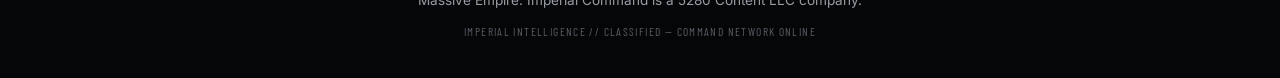
<file: tools/market-value-index.html>
<!DOCTYPE html>
<html lang="en">
<head>
<meta charset="UTF-8" />
<meta name="viewport" content="width=device-width, initial-scale=1.0" />
<title>Market Value Index — Massive Empire</title>
<meta name="description" content="See where the league is actually drafting a player, not just where he's ranked." />
<link rel="icon" href="../favicon.ico" sizes="any" />
<link rel="icon" type="image/png" sizes="16x16" href="../assets/img/brand/favicon-16.png" />
<link rel="icon" type="image/png" sizes="32x32" href="../assets/img/brand/favicon-32.png" />
<link rel="icon" type="image/png" sizes="192x192" href="../assets/img/brand/favicon-192.png" />
<link rel="shortcut icon" href="../favicon.ico" />
<link rel="apple-touch-icon" href="../assets/img/brand/favicon-192.png" />
<link rel="preconnect" href="https://fonts.googleapis.com">
<link rel="preconnect" href="https://fonts.gstatic.com" crossorigin>
<link href="https://fonts.googleapis.com/css2?family=Orbitron:wght@600;700&family=Barlow+Condensed:wght@500;600;700&family=Inter:wght@400;500;600&display=swap" rel="stylesheet">
<link rel="stylesheet" href="../assets/css/style.css" />
</head>
<body>

  <div class="nav">
    <div class="container nav-row">
      <div class="nav-brand">
        <a href="../index.html"><img src="../assets/img/brand/logo-wordmark.png" alt="Massive Empire — Fantasy Football Intelligence" /></a>
      </div>
      <div class="nav-links">
        <a class="nav-back" href="../index.html#tools">&larr; Command Center</a>
        <div class="audio-widget" id="audio-widget">
          <button type="button" id="audio-icon-btn" class="audio-icon-btn" aria-expanded="false" aria-label="Audio settings">
            <svg class="icon-muted" viewBox="0 0 24 24" fill="none" aria-hidden="true">
              <path d="M4 9v6h4l5 5V4L8 9H4z" fill="currentColor"/>
              <path d="M16.5 8.5l5 7M21.5 8.5l-5 7" stroke="currentColor" stroke-width="1.8" stroke-linecap="round"/>
            </svg>
            <svg class="icon-playing" viewBox="0 0 24 24" fill="none" aria-hidden="true">
              <path d="M4 9v6h4l5 5V4L8 9H4z" fill="currentColor"/>
              <path d="M16.2 8.8a5 5 0 010 6.4M19 6.5a8.5 8.5 0 010 11" stroke="currentColor" stroke-width="1.8" stroke-linecap="round"/>
            </svg>
          </button>
          <div class="audio-popover" id="audio-popover">
            <button type="button" id="audio-play-btn" class="audio-play-btn">Play Theme</button>
            <label class="volume-row">
              <span>Volume</span>
              <input type="range" id="volume-slider" min="0" max="100" value="100" />
            </label>
          </div>
          <audio id="bg-music" loop preload="auto" data-default-volume="1.0">
            <source src="../assets/audio/dynasty-begins.mp3" type="audio/mpeg" />
          </audio>
        </div>
        <a class="nav-auth-link" href="../sign-in.html">Sign In</a>
        <a class="nav-auth-link" href="../index.html#invite">Sign Up</a>
        <a class="btn btn-primary btn-sm" href="../index.html#invite">Request Live Demo</a>
      </div>
    </div>
  </div>

  <header class="tool-hero container">
    <img class="tool-icon-lg" src="../assets/img/icons/market-value-index.jpg" alt="" />
    <p class="eyebrow">Draft-Season Tool</p>
    <h1 class="headline" style="font-size:clamp(2rem,4.4vw,3rem);">Market Value Index</h1>
    <p class="tool-tagline">See where the league is actually drafting a player, not just where he's ranked.</p>
  </header>

  <section class="block tight">
    <div class="container tool-body">
      <div class="card">
        <p>Rankings tell you who a site thinks is good. Market Value Index tells you where players are actually being taken — the gap between public consensus and what real drafters in real rooms are doing.</p>
        <p>Use it to find the players your league is overpaying for, and the ones quietly falling further than they should.</p>
      </div>
      <div class="center mt-lg">
        <a class="btn btn-primary" href="../index.html#invite">Request Live Demo</a>
      </div>
    </div>
  </section>

  <section class="block tight">
    <div class="container">
      <div class="section-head">
        <p class="kicker">More Tools</p>
        <h2 class="section-title" style="font-size:1.5rem;">The rest of the arsenal.</h2>
      </div>
      <div class="related-nav">
        <a class="btn btn-ghost btn-sm" href="holotable.html">Holotable Mock Draft Simulator</a>
        <a class="btn btn-ghost btn-sm" href="draft-command.html">Imperial Draft Command</a>
        <a class="btn btn-ghost btn-sm" href="draft-surveillance.html">Live Draft Surveillance</a>
        <a class="btn btn-ghost btn-sm" href="casualty-forecast.html">Casualty Forecast</a>
        <a class="btn btn-ghost btn-sm" href="bloodline-report.html">Bloodline Report</a>
        <a class="btn btn-ghost btn-sm" href="waiver-wire.html">Waiver Wire Bounty Board</a>
        <a class="btn btn-ghost btn-sm" href="trade-tribunal.html">Trade Tribunal</a>
        <a class="btn btn-ghost btn-sm" href="command-bridge.html">Command Bridge</a>
        <a class="btn btn-ghost btn-sm" href="deployment-orders.html">Deployment Orders</a>
        <a class="btn btn-ghost btn-sm" href="league-surveillance.html">League Surveillance Grid</a>
        <a class="btn btn-ghost btn-sm" href="garrison-ledger.html">Garrison Value Ledger</a>
      </div>
    </div>
  </section>

  <footer class="site-footer">
    <div class="container">
      <div class="footer-grid">
        <div class="footer-brand-col">
          <img src="../assets/img/brand/logo-wordmark.png" alt="Massive Empire" class="footer-logo" />
          <p class="footer-tagline">Invite-only fantasy football intelligence.</p>
        </div>
        <div class="footer-col">
          <p class="footer-heading">Command Center</p>
          <a href="../index.html">Home</a>
          <a href="../index.html#tools">All Tools</a>
          <a href="../index.html#invite">Request Live Demo</a>
        </div>
        <div class="footer-col">
          <p class="footer-heading">Draft-Season Tools</p>
          <a href="holotable.html">Holotable Mock Draft Simulator</a>
          <a href="draft-command.html">Imperial Draft Command</a>
          <a href="draft-surveillance.html">Live Draft Surveillance</a>
          <a href="market-value-index.html">Market Value Index</a>
          <a href="casualty-forecast.html">Casualty Forecast</a>
          <a href="bloodline-report.html">Bloodline Report</a>
        </div>
        <div class="footer-col">
          <p class="footer-heading">In-Season Tools</p>
          <a href="waiver-wire.html">Waiver Wire Bounty Board</a>
          <a href="trade-tribunal.html">Trade Tribunal</a>
          <a href="command-bridge.html">Command Bridge</a>
          <a href="deployment-orders.html">Deployment Orders</a>
          <a href="league-surveillance.html">League Surveillance Grid</a>
          <a href="garrison-ledger.html">Garrison Value Ledger</a>
        </div>
        <div class="footer-col">
          <p class="footer-heading">Company</p>
          <a href="https://5280content.com/" target="_blank" rel="noopener">5280 Content</a>
        </div>
      </div>
      <div class="footer-bottom">
        <p>Applications are reviewed on a rolling basis. Not all applicants are approved.</p>
        <p class="footer-copyright">&copy; 2026 Massive Empire. All rights reserved.</p>
        <p class="footer-company">Massive Empire: Imperial Command is a 5280 Content LLC company.</p>
        <p class="foot-classified">Imperial Intelligence // Classified — Command Network Online</p>
      </div>
    </div>
  </footer>

  <script src="../assets/js/audio-widget.js"></script>
</body>
</html>
</file>
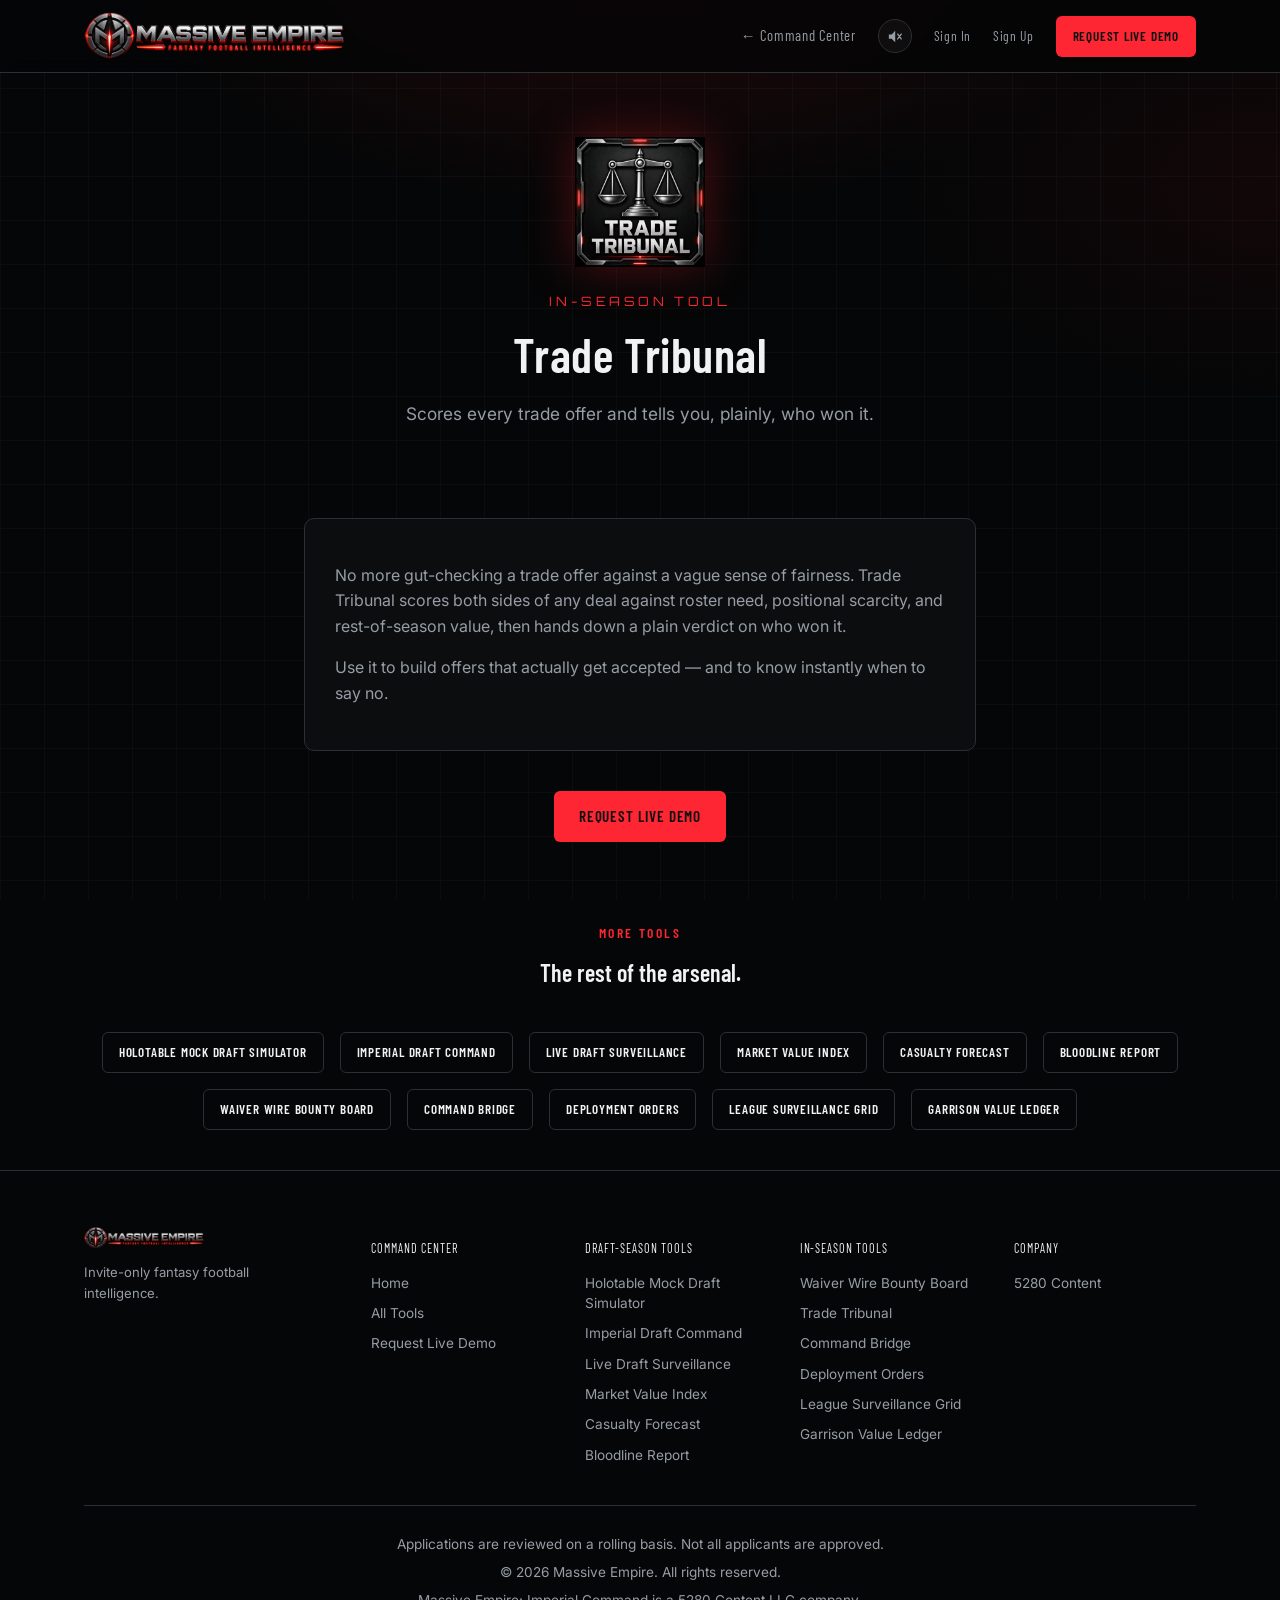
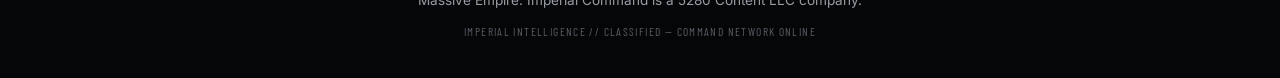
<file: tools/trade-tribunal.html>
<!DOCTYPE html>
<html lang="en">
<head>
<meta charset="UTF-8" />
<meta name="viewport" content="width=device-width, initial-scale=1.0" />
<title>Trade Tribunal — Massive Empire</title>
<meta name="description" content="Scores every trade offer and tells you, plainly, who won it." />
<link rel="icon" href="../favicon.ico" sizes="any" />
<link rel="icon" type="image/png" sizes="16x16" href="../assets/img/brand/favicon-16.png" />
<link rel="icon" type="image/png" sizes="32x32" href="../assets/img/brand/favicon-32.png" />
<link rel="icon" type="image/png" sizes="192x192" href="../assets/img/brand/favicon-192.png" />
<link rel="shortcut icon" href="../favicon.ico" />
<link rel="apple-touch-icon" href="../assets/img/brand/favicon-192.png" />
<link rel="preconnect" href="https://fonts.googleapis.com">
<link rel="preconnect" href="https://fonts.gstatic.com" crossorigin>
<link href="https://fonts.googleapis.com/css2?family=Orbitron:wght@600;700&family=Barlow+Condensed:wght@500;600;700&family=Inter:wght@400;500;600&display=swap" rel="stylesheet">
<link rel="stylesheet" href="../assets/css/style.css" />
</head>
<body>

  <div class="nav">
    <div class="container nav-row">
      <div class="nav-brand">
        <a href="../index.html"><img src="../assets/img/brand/logo-wordmark.png" alt="Massive Empire — Fantasy Football Intelligence" /></a>
      </div>
      <div class="nav-links">
        <a class="nav-back" href="../index.html#tools">&larr; Command Center</a>
        <div class="audio-widget" id="audio-widget">
          <button type="button" id="audio-icon-btn" class="audio-icon-btn" aria-expanded="false" aria-label="Audio settings">
            <svg class="icon-muted" viewBox="0 0 24 24" fill="none" aria-hidden="true">
              <path d="M4 9v6h4l5 5V4L8 9H4z" fill="currentColor"/>
              <path d="M16.5 8.5l5 7M21.5 8.5l-5 7" stroke="currentColor" stroke-width="1.8" stroke-linecap="round"/>
            </svg>
            <svg class="icon-playing" viewBox="0 0 24 24" fill="none" aria-hidden="true">
              <path d="M4 9v6h4l5 5V4L8 9H4z" fill="currentColor"/>
              <path d="M16.2 8.8a5 5 0 010 6.4M19 6.5a8.5 8.5 0 010 11" stroke="currentColor" stroke-width="1.8" stroke-linecap="round"/>
            </svg>
          </button>
          <div class="audio-popover" id="audio-popover">
            <button type="button" id="audio-play-btn" class="audio-play-btn">Play Theme</button>
            <label class="volume-row">
              <span>Volume</span>
              <input type="range" id="volume-slider" min="0" max="100" value="100" />
            </label>
          </div>
          <audio id="bg-music" loop preload="auto" data-default-volume="1.0">
            <source src="../assets/audio/dynasty-begins.mp3" type="audio/mpeg" />
          </audio>
        </div>
        <a class="nav-auth-link" href="../sign-in.html">Sign In</a>
        <a class="nav-auth-link" href="../index.html#invite">Sign Up</a>
        <a class="btn btn-primary btn-sm" href="../index.html#invite">Request Live Demo</a>
      </div>
    </div>
  </div>

  <header class="tool-hero container">
    <img class="tool-icon-lg" src="../assets/img/icons/trade-tribunal.jpg" alt="" />
    <p class="eyebrow">In-Season Tool</p>
    <h1 class="headline" style="font-size:clamp(2rem,4.4vw,3rem);">Trade Tribunal</h1>
    <p class="tool-tagline">Scores every trade offer and tells you, plainly, who won it.</p>
  </header>

  <section class="block tight">
    <div class="container tool-body">
      <div class="card">
        <p>No more gut-checking a trade offer against a vague sense of fairness. Trade Tribunal scores both sides of any deal against roster need, positional scarcity, and rest-of-season value, then hands down a plain verdict on who won it.</p>
        <p>Use it to build offers that actually get accepted — and to know instantly when to say no.</p>
      </div>
      <div class="center mt-lg">
        <a class="btn btn-primary" href="../index.html#invite">Request Live Demo</a>
      </div>
    </div>
  </section>

  <section class="block tight">
    <div class="container">
      <div class="section-head">
        <p class="kicker">More Tools</p>
        <h2 class="section-title" style="font-size:1.5rem;">The rest of the arsenal.</h2>
      </div>
      <div class="related-nav">
        <a class="btn btn-ghost btn-sm" href="holotable.html">Holotable Mock Draft Simulator</a>
        <a class="btn btn-ghost btn-sm" href="draft-command.html">Imperial Draft Command</a>
        <a class="btn btn-ghost btn-sm" href="draft-surveillance.html">Live Draft Surveillance</a>
        <a class="btn btn-ghost btn-sm" href="market-value-index.html">Market Value Index</a>
        <a class="btn btn-ghost btn-sm" href="casualty-forecast.html">Casualty Forecast</a>
        <a class="btn btn-ghost btn-sm" href="bloodline-report.html">Bloodline Report</a>
        <a class="btn btn-ghost btn-sm" href="waiver-wire.html">Waiver Wire Bounty Board</a>
        <a class="btn btn-ghost btn-sm" href="command-bridge.html">Command Bridge</a>
        <a class="btn btn-ghost btn-sm" href="deployment-orders.html">Deployment Orders</a>
        <a class="btn btn-ghost btn-sm" href="league-surveillance.html">League Surveillance Grid</a>
        <a class="btn btn-ghost btn-sm" href="garrison-ledger.html">Garrison Value Ledger</a>
      </div>
    </div>
  </section>

  <footer class="site-footer">
    <div class="container">
      <div class="footer-grid">
        <div class="footer-brand-col">
          <img src="../assets/img/brand/logo-wordmark.png" alt="Massive Empire" class="footer-logo" />
          <p class="footer-tagline">Invite-only fantasy football intelligence.</p>
        </div>
        <div class="footer-col">
          <p class="footer-heading">Command Center</p>
          <a href="../index.html">Home</a>
          <a href="../index.html#tools">All Tools</a>
          <a href="../index.html#invite">Request Live Demo</a>
        </div>
        <div class="footer-col">
          <p class="footer-heading">Draft-Season Tools</p>
          <a href="holotable.html">Holotable Mock Draft Simulator</a>
          <a href="draft-command.html">Imperial Draft Command</a>
          <a href="draft-surveillance.html">Live Draft Surveillance</a>
          <a href="market-value-index.html">Market Value Index</a>
          <a href="casualty-forecast.html">Casualty Forecast</a>
          <a href="bloodline-report.html">Bloodline Report</a>
        </div>
        <div class="footer-col">
          <p class="footer-heading">In-Season Tools</p>
          <a href="waiver-wire.html">Waiver Wire Bounty Board</a>
          <a href="trade-tribunal.html">Trade Tribunal</a>
          <a href="command-bridge.html">Command Bridge</a>
          <a href="deployment-orders.html">Deployment Orders</a>
          <a href="league-surveillance.html">League Surveillance Grid</a>
          <a href="garrison-ledger.html">Garrison Value Ledger</a>
        </div>
        <div class="footer-col">
          <p class="footer-heading">Company</p>
          <a href="https://5280content.com/" target="_blank" rel="noopener">5280 Content</a>
        </div>
      </div>
      <div class="footer-bottom">
        <p>Applications are reviewed on a rolling basis. Not all applicants are approved.</p>
        <p class="footer-copyright">&copy; 2026 Massive Empire. All rights reserved.</p>
        <p class="footer-company">Massive Empire: Imperial Command is a 5280 Content LLC company.</p>
        <p class="foot-classified">Imperial Intelligence // Classified — Command Network Online</p>
      </div>
    </div>
  </footer>

  <script src="../assets/js/audio-widget.js"></script>
</body>
</html>
</file>
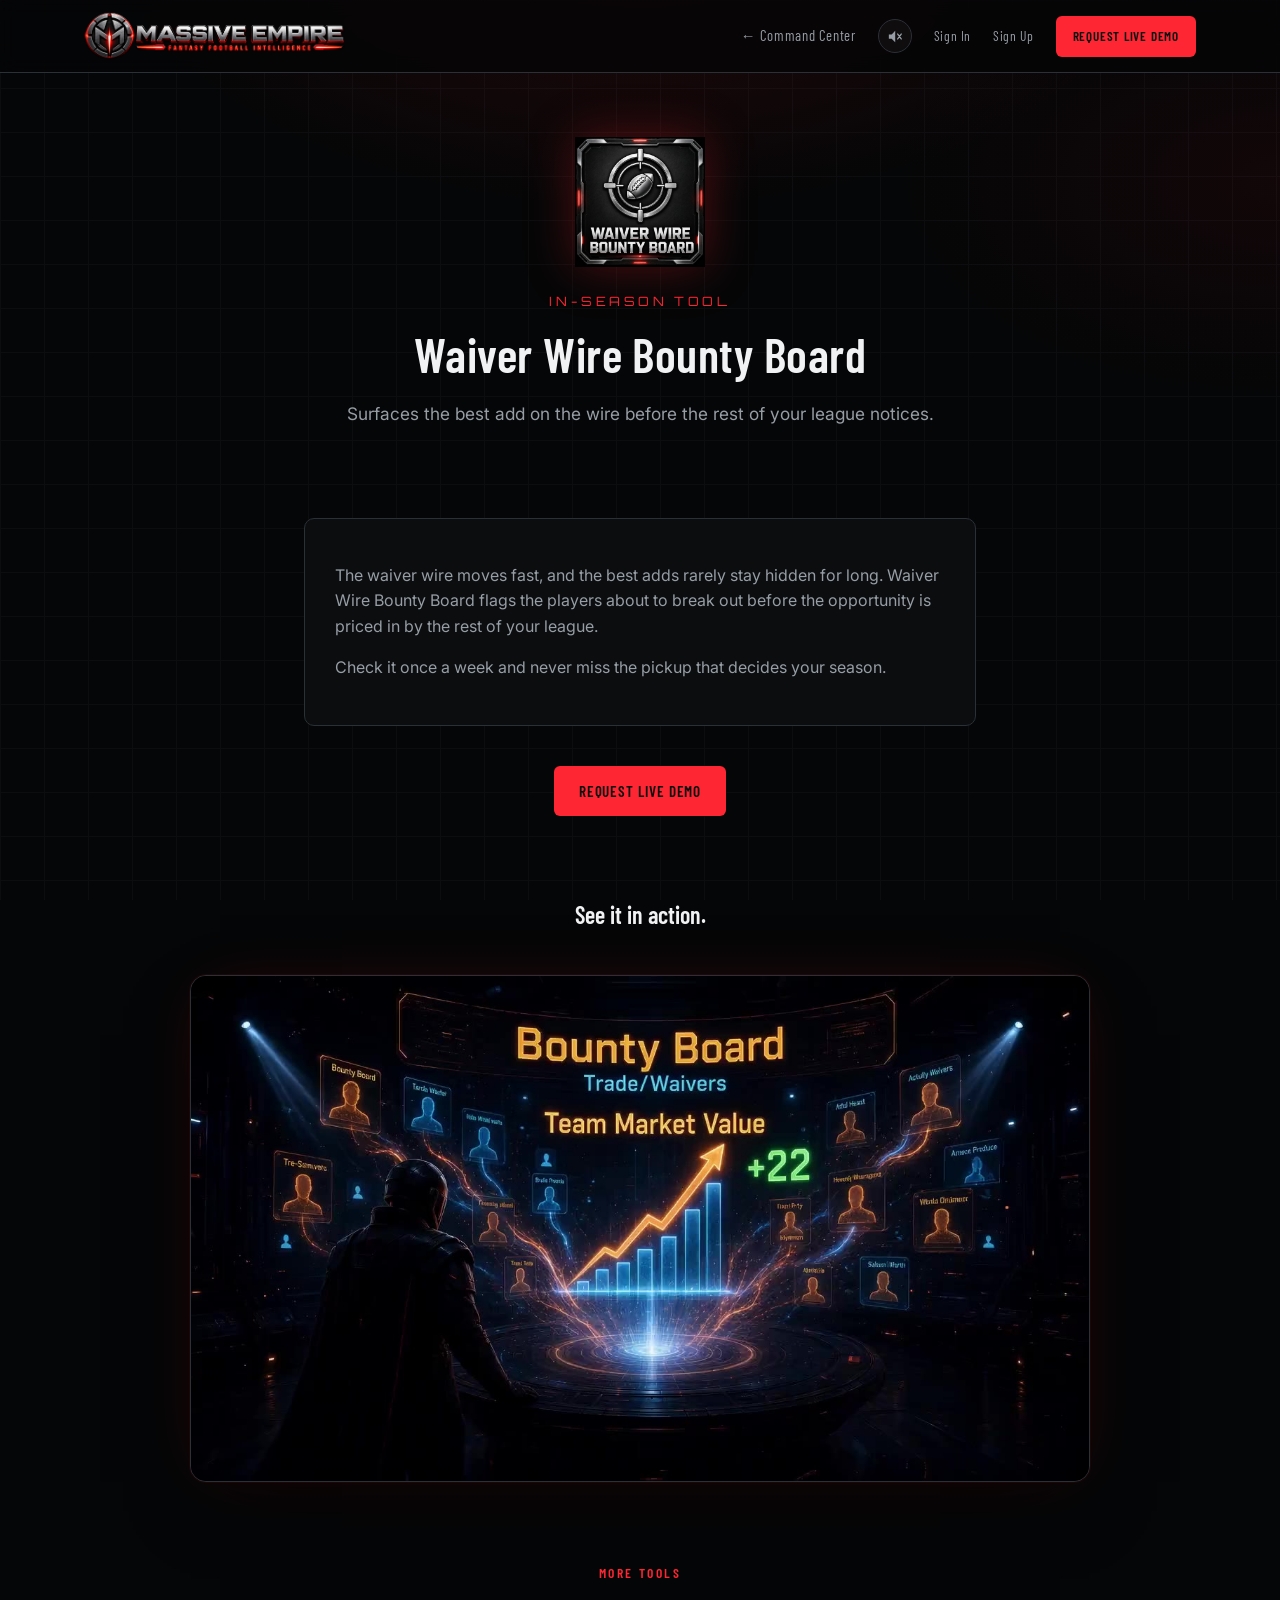
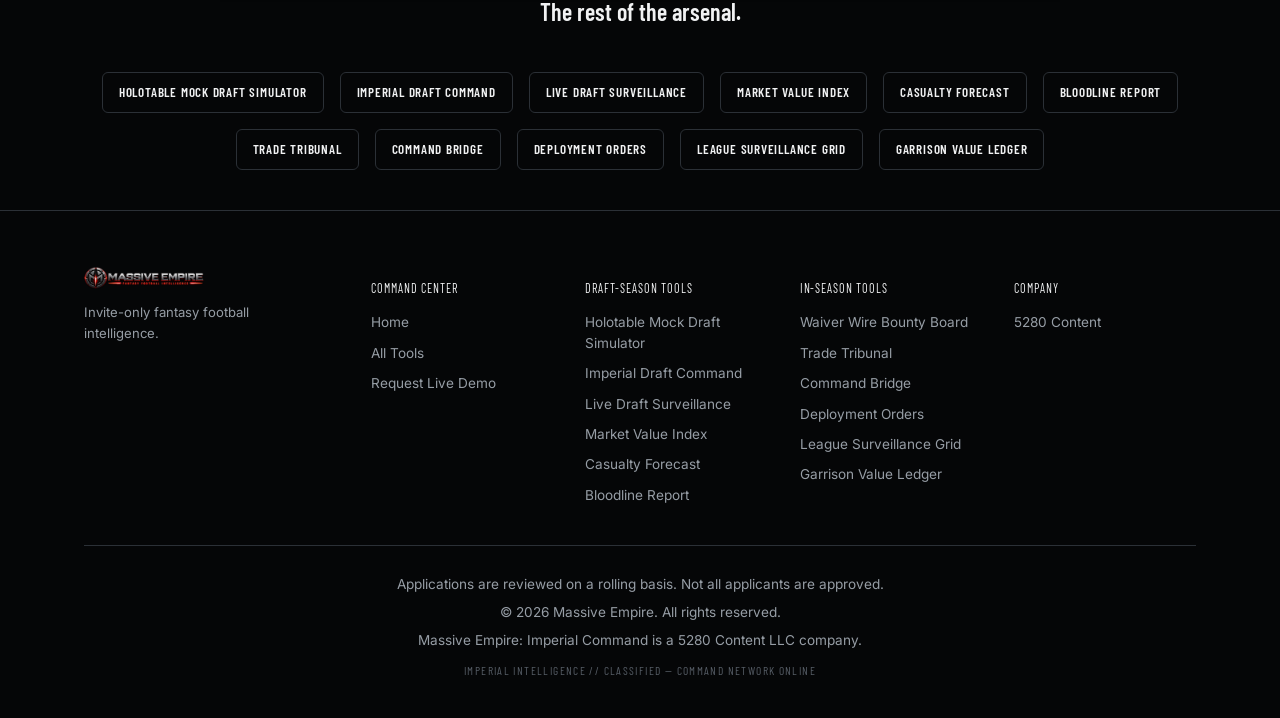
<file: tools/waiver-wire.html>
<!DOCTYPE html>
<html lang="en">
<head>
<meta charset="UTF-8" />
<meta name="viewport" content="width=device-width, initial-scale=1.0" />
<title>Waiver Wire Bounty Board — Massive Empire</title>
<meta name="description" content="Surfaces the best add on the wire before the rest of your league notices." />
<link rel="icon" href="../favicon.ico" sizes="any" />
<link rel="icon" type="image/png" sizes="16x16" href="../assets/img/brand/favicon-16.png" />
<link rel="icon" type="image/png" sizes="32x32" href="../assets/img/brand/favicon-32.png" />
<link rel="icon" type="image/png" sizes="192x192" href="../assets/img/brand/favicon-192.png" />
<link rel="shortcut icon" href="../favicon.ico" />
<link rel="apple-touch-icon" href="../assets/img/brand/favicon-192.png" />
<link rel="preconnect" href="https://fonts.googleapis.com">
<link rel="preconnect" href="https://fonts.gstatic.com" crossorigin>
<link href="https://fonts.googleapis.com/css2?family=Orbitron:wght@600;700&family=Barlow+Condensed:wght@500;600;700&family=Inter:wght@400;500;600&display=swap" rel="stylesheet">
<link rel="stylesheet" href="../assets/css/style.css" />
</head>
<body>

  <div class="nav">
    <div class="container nav-row">
      <div class="nav-brand">
        <a href="../index.html"><img src="../assets/img/brand/logo-wordmark.png" alt="Massive Empire — Fantasy Football Intelligence" /></a>
      </div>
      <div class="nav-links">
        <a class="nav-back" href="../index.html#tools">&larr; Command Center</a>
        <div class="audio-widget" id="audio-widget">
          <button type="button" id="audio-icon-btn" class="audio-icon-btn" aria-expanded="false" aria-label="Audio settings">
            <svg class="icon-muted" viewBox="0 0 24 24" fill="none" aria-hidden="true">
              <path d="M4 9v6h4l5 5V4L8 9H4z" fill="currentColor"/>
              <path d="M16.5 8.5l5 7M21.5 8.5l-5 7" stroke="currentColor" stroke-width="1.8" stroke-linecap="round"/>
            </svg>
            <svg class="icon-playing" viewBox="0 0 24 24" fill="none" aria-hidden="true">
              <path d="M4 9v6h4l5 5V4L8 9H4z" fill="currentColor"/>
              <path d="M16.2 8.8a5 5 0 010 6.4M19 6.5a8.5 8.5 0 010 11" stroke="currentColor" stroke-width="1.8" stroke-linecap="round"/>
            </svg>
          </button>
          <div class="audio-popover" id="audio-popover">
            <button type="button" id="audio-play-btn" class="audio-play-btn">Play Theme</button>
            <label class="volume-row">
              <span>Volume</span>
              <input type="range" id="volume-slider" min="0" max="100" value="33" />
            </label>
          </div>
          <audio id="bg-music" loop preload="auto" data-default-volume="0.33">
            <source src="../assets/audio/dynasty-begins.mp3" type="audio/mpeg" />
          </audio>
        </div>
        <a class="nav-auth-link" href="../sign-in.html">Sign In</a>
        <a class="nav-auth-link" href="../index.html#invite">Sign Up</a>
        <a class="btn btn-primary btn-sm" href="../index.html#invite">Request Live Demo</a>
      </div>
    </div>
  </div>

  <header class="tool-hero container">
    <img class="tool-icon-lg" src="../assets/img/icons/waiver-wire.jpg" alt="" />
    <p class="eyebrow">In-Season Tool</p>
    <h1 class="headline" style="font-size:clamp(2rem,4.4vw,3rem);">Waiver Wire Bounty Board</h1>
    <p class="tool-tagline">Surfaces the best add on the wire before the rest of your league notices.</p>
  </header>

  <section class="block tight">
    <div class="container tool-body">
      <div class="card">
        <p>The waiver wire moves fast, and the best adds rarely stay hidden for long. Waiver Wire Bounty Board flags the players about to break out before the opportunity is priced in by the rest of your league.</p>
        <p>Check it once a week and never miss the pickup that decides your season.</p>
      </div>
      <div class="center mt-lg">
        <a class="btn btn-primary" href="../index.html#invite">Request Live Demo</a>
      </div>
    </div>
  </section>

  <section class="block tight">
    <div class="container">
      <div class="section-head">
        <h2 class="section-title" style="font-size:1.5rem;">See it in action.</h2>
      </div>
      <div class="demo-wrap" style="max-width:900px;">
        <a class="demo-frame" href="../index.html#invite" aria-label="Request a live demo">
          <video autoplay muted loop playsinline preload="auto" poster="../assets/img/marketing/waiver-wire-demo-poster.jpg">
            <source src="../assets/video/waiver-wire-demo.mp4" type="video/mp4" />
          </video>
        </a>
      </div>
    </div>
  </section>

  <section class="block tight">
    <div class="container">
      <div class="section-head">
        <p class="kicker">More Tools</p>
        <h2 class="section-title" style="font-size:1.5rem;">The rest of the arsenal.</h2>
      </div>
      <div class="related-nav">
        <a class="btn btn-ghost btn-sm" href="holotable.html">Holotable Mock Draft Simulator</a>
        <a class="btn btn-ghost btn-sm" href="draft-command.html">Imperial Draft Command</a>
        <a class="btn btn-ghost btn-sm" href="draft-surveillance.html">Live Draft Surveillance</a>
        <a class="btn btn-ghost btn-sm" href="market-value-index.html">Market Value Index</a>
        <a class="btn btn-ghost btn-sm" href="casualty-forecast.html">Casualty Forecast</a>
        <a class="btn btn-ghost btn-sm" href="bloodline-report.html">Bloodline Report</a>
        <a class="btn btn-ghost btn-sm" href="trade-tribunal.html">Trade Tribunal</a>
        <a class="btn btn-ghost btn-sm" href="command-bridge.html">Command Bridge</a>
        <a class="btn btn-ghost btn-sm" href="deployment-orders.html">Deployment Orders</a>
        <a class="btn btn-ghost btn-sm" href="league-surveillance.html">League Surveillance Grid</a>
        <a class="btn btn-ghost btn-sm" href="garrison-ledger.html">Garrison Value Ledger</a>
      </div>
    </div>
  </section>

  <footer class="site-footer">
    <div class="container">
      <div class="footer-grid">
        <div class="footer-brand-col">
          <img src="../assets/img/brand/logo-wordmark.png" alt="Massive Empire" class="footer-logo" />
          <p class="footer-tagline">Invite-only fantasy football intelligence.</p>
        </div>
        <div class="footer-col">
          <p class="footer-heading">Command Center</p>
          <a href="../index.html">Home</a>
          <a href="../index.html#tools">All Tools</a>
          <a href="../index.html#invite">Request Live Demo</a>
        </div>
        <div class="footer-col">
          <p class="footer-heading">Draft-Season Tools</p>
          <a href="holotable.html">Holotable Mock Draft Simulator</a>
          <a href="draft-command.html">Imperial Draft Command</a>
          <a href="draft-surveillance.html">Live Draft Surveillance</a>
          <a href="market-value-index.html">Market Value Index</a>
          <a href="casualty-forecast.html">Casualty Forecast</a>
          <a href="bloodline-report.html">Bloodline Report</a>
        </div>
        <div class="footer-col">
          <p class="footer-heading">In-Season Tools</p>
          <a href="waiver-wire.html">Waiver Wire Bounty Board</a>
          <a href="trade-tribunal.html">Trade Tribunal</a>
          <a href="command-bridge.html">Command Bridge</a>
          <a href="deployment-orders.html">Deployment Orders</a>
          <a href="league-surveillance.html">League Surveillance Grid</a>
          <a href="garrison-ledger.html">Garrison Value Ledger</a>
        </div>
        <div class="footer-col">
          <p class="footer-heading">Company</p>
          <a href="https://5280content.com/" target="_blank" rel="noopener">5280 Content</a>
        </div>
      </div>
      <div class="footer-bottom">
        <p>Applications are reviewed on a rolling basis. Not all applicants are approved.</p>
        <p class="footer-copyright">&copy; 2026 Massive Empire. All rights reserved.</p>
        <p class="footer-company">Massive Empire: Imperial Command is a 5280 Content LLC company.</p>
        <p class="foot-classified">Imperial Intelligence // Classified — Command Network Online</p>
      </div>
    </div>
  </footer>

  <script src="../assets/js/audio-widget.js"></script>
</body>
</html>
</file>
<file: assets/css/style.css>
/* ============================================================
   MASSIVE EMPIRE — brand stylesheet
   Imperial command-terminal aesthetic per docs/massive_empire_brand_direction.md
   ============================================================ */

:root {
  --bg: #050607;
  --card: #0B0D0F;
  --elevated: #15191D;
  --red: #D71920;
  --red-bright: #FF2633;
  --crimson: #720B12;
  --border: #2B3036;
  --text-dim: #969DA5;
  --text: #F1F2F3;
  --green: #43D17A;
  --amber: #E7A93D;

  --font-display: 'Orbitron', sans-serif;
  --font-heading: 'Barlow Condensed', sans-serif;
  --font-body: 'Inter', sans-serif;

  --max: 1160px;
}

* { box-sizing: border-box; }

html { scroll-behavior: smooth; }

body {
  margin: 0;
  background:
    radial-gradient(ellipse 900px 500px at 50% -10%, rgba(215,25,32,0.16), transparent 60%),
    radial-gradient(ellipse 700px 400px at 100% 20%, rgba(114,11,18,0.12), transparent 55%),
    var(--bg);
  background-attachment: fixed;
  color: var(--text);
  font-family: var(--font-body);
  line-height: 1.6;
  -webkit-font-smoothing: antialiased;
}

/* faint tactical grid overlay */
body::before {
  content: "";
  position: fixed;
  inset: 0;
  pointer-events: none;
  z-index: 0;
  opacity: 0.05;
  background-image:
    linear-gradient(to right, var(--text-dim) 1px, transparent 1px),
    linear-gradient(to bottom, var(--text-dim) 1px, transparent 1px);
  background-size: 44px 44px;
}

img { max-width: 100%; display: block; }
a { color: inherit; }

.container {
  width: 100%;
  max-width: var(--max);
  margin: 0 auto;
  padding: 0 24px;
  position: relative;
  z-index: 1;
}

/* ---------- status chip ---------- */
.chip {
  display: inline-flex;
  align-items: center;
  gap: 8px;
  font-family: var(--font-heading);
  font-size: 0.78rem;
  font-weight: 600;
  letter-spacing: 0.14em;
  text-transform: uppercase;
  color: var(--text-dim);
  border: 1px solid var(--border);
  background: rgba(21,25,29,0.6);
  border-radius: 999px;
  padding: 6px 16px;
}
.chip .dot {
  width: 7px; height: 7px; border-radius: 50%;
  background: var(--green);
  box-shadow: 0 0 8px var(--green);
}
.chip.red .dot { background: var(--red-bright); box-shadow: 0 0 8px var(--red-bright); }

/* ---------- nav ---------- */
.nav {
  position: sticky;
  top: 0;
  z-index: 40;
  background: rgba(5,6,7,0.82);
  backdrop-filter: blur(10px);
  border-bottom: 1px solid var(--border);
}
.nav-row {
  display: flex;
  align-items: center;
  justify-content: space-between;
  gap: 16px;
  padding: 12px 24px;
}
.nav-brand { display: flex; align-items: center; }
.nav-brand img { height: 48px; width: auto; }
@media (max-width: 640px) {
  .nav-brand img { height: 32px; }
}
.nav-links {
  display: flex;
  align-items: center;
  gap: 22px;
  font-family: var(--font-heading);
  letter-spacing: 0.04em;
}
.nav-back {
  color: var(--text-dim);
  text-decoration: none;
  font-size: 0.92rem;
  transition: color .15s ease;
}
.nav-back:hover { color: var(--text); }
.btn {
  display: inline-flex;
  align-items: center;
  justify-content: center;
  gap: 8px;
  font-family: var(--font-heading);
  font-weight: 600;
  letter-spacing: 0.06em;
  text-transform: uppercase;
  text-decoration: none;
  border-radius: 6px;
  padding: 12px 24px;
  font-size: 0.95rem;
  border: 1px solid transparent;
  cursor: pointer;
  transition: transform .15s ease, box-shadow .15s ease, background .15s ease, border-color .15s ease;
}
.btn-primary {
  background: var(--red-bright);
  color: #0B0D0F;
  box-shadow: 0 0 0 rgba(255,38,51,0);
}
.btn-primary:hover { box-shadow: 0 0 22px rgba(255,38,51,0.45); transform: translateY(-1px); }
.btn-ghost {
  background: transparent;
  border-color: var(--border);
  color: var(--text);
  padding: 11px 22px;
}
.btn-ghost:hover { border-color: var(--red-bright); color: var(--red-bright); }
.btn-sm { padding: 9px 16px; font-size: 0.82rem; }
.btn:disabled { opacity: 0.55; cursor: not-allowed; }

/* ---------- hero ---------- */
.hero {
  padding: 52px 0 60px;
  text-align: center;
  position: relative;
}
.eyebrow {
  font-family: var(--font-display);
  font-size: 0.8rem;
  letter-spacing: 0.28em;
  text-transform: uppercase;
  color: var(--red-bright);
  margin: 0 0 18px;
}
h1.headline {
  font-family: var(--font-heading);
  font-weight: 600;
  font-size: clamp(2.3rem, 5.4vw, 4rem);
  letter-spacing: 0.01em;
  line-height: 1.05;
  margin: 0 0 20px;
  color: var(--text);
}
.hero .lede {
  max-width: 620px;
  margin: 0 auto 34px;
  color: var(--text-dim);
  font-size: 1.08rem;
}
.hero-ctas {
  display: flex;
  gap: 14px;
  justify-content: center;
  flex-wrap: wrap;
  margin-bottom: 18px;
}

/* ---------- section shells ---------- */
section.block { padding: 56px 0; position: relative; }
section.block.tight { padding: 40px 0; }
.section-head { text-align: center; max-width: 720px; margin: 0 auto 40px; }
.kicker {
  font-family: var(--font-heading);
  font-weight: 600;
  font-size: 0.85rem;
  letter-spacing: 0.18em;
  text-transform: uppercase;
  color: var(--red-bright);
  margin: 0 0 10px;
}
h2.section-title {
  font-family: var(--font-heading);
  font-weight: 600;
  font-size: clamp(1.6rem, 3.4vw, 2.3rem);
  margin: 0 0 12px;
  color: var(--text);
}
h2.section-title .accent { color: var(--red-bright); }
.section-sub { color: var(--text-dim); font-size: 1.02rem; margin: 0; }

/* ---------- tool grid ---------- */
.tool-grid {
  display: grid;
  grid-template-columns: repeat(3, 1fr);
  gap: 18px;
}
@media (max-width: 880px) { .tool-grid { grid-template-columns: repeat(2, 1fr); } }
@media (max-width: 560px) { .tool-grid { grid-template-columns: 1fr; } }

.tool-card {
  display: block;
  text-decoration: none;
  background: var(--card);
  border: 1px solid var(--border);
  border-top: 2px solid var(--border);
  border-radius: 10px;
  padding: 26px 22px;
  transition: border-color .15s ease, transform .15s ease, background .15s ease;
  position: relative;
}
.tool-card:hover {
  border-top-color: var(--red-bright);
  border-color: var(--red);
  background: var(--elevated);
  transform: translateY(-3px);
}
.tool-card .tool-icon { width: 56px; height: 56px; object-fit: contain; margin-bottom: 16px; }
.tool-card h3 {
  font-family: var(--font-heading);
  font-weight: 600;
  letter-spacing: 0.02em;
  font-size: 1.22rem;
  margin: 0 0 8px;
  color: var(--text);
}
.tool-card p {
  color: var(--text-dim);
  font-size: 0.92rem;
  margin: 0 0 16px;
  line-height: 1.55;
}
.tool-card .open {
  font-family: var(--font-heading);
  font-size: 0.78rem;
  letter-spacing: 0.1em;
  text-transform: uppercase;
  color: var(--red-bright);
  font-weight: 600;
}
.tool-card:hover .open { color: var(--red-bright); }

/* ---------- generic cards / grids ---------- */
.card {
  background: var(--card);
  border: 1px solid var(--border);
  border-radius: 10px;
  padding: 28px 30px;
}
.card + .card { margin-top: 18px; }

.odds-row {
  display: grid;
  grid-template-columns: repeat(auto-fit, minmax(160px, 1fr));
  gap: 14px;
  margin: 24px 0 6px;
}
.odds-card {
  border: 1px solid var(--border);
  border-radius: 10px;
  padding: 20px 16px;
  text-align: center;
  background: var(--elevated);
  border-top: 2px solid var(--border);
}
.odds-card .pct { font-family: var(--font-display); font-size: 1.7rem; font-weight: 700; }
.odds-card.act { border-top-color: var(--red-bright); }
.odds-card.act .pct { color: var(--red-bright); }
.odds-card.gamble { border-top-color: var(--amber); }
.odds-card.gamble .pct { color: var(--amber); }
.odds-card.wait { border-top-color: var(--green); }
.odds-card.wait .pct { color: var(--green); }
.odds-card .odds-label {
  font-family: var(--font-heading);
  font-size: 0.78rem; letter-spacing: 0.08em; text-transform: uppercase;
  font-weight: 600; margin-top: 6px; color: var(--text);
}
.odds-card .odds-desc { font-size: 0.85rem; color: var(--text-dim); margin-top: 8px; line-height: 1.4; }

.compare-row { display: grid; grid-template-columns: 1fr 1fr; gap: 14px; margin: 20px 0 6px; }
.compare-card { border: 1px solid var(--border); border-radius: 10px; padding: 18px; background: var(--elevated); }
.compare-card .pos { font-family: var(--font-heading); font-weight: 600; font-size: 0.9rem; color: var(--text-dim); letter-spacing: 0.05em; text-transform: uppercase; }
.compare-card .score { font-family: var(--font-display); font-weight: 700; font-size: 1.15rem; margin: 6px 0 4px; color: var(--text); }
.compare-card .chance { color: var(--text-dim); font-size: 0.88rem; }

.mode-row { display: grid; grid-template-columns: repeat(auto-fit, minmax(230px, 1fr)); gap: 16px; margin-top: 18px; }
.mode-card { border: 1px solid var(--border); border-radius: 10px; padding: 22px; background: var(--elevated); border-left: 2px solid var(--red); }
.mode-card h3 { font-family: var(--font-heading); font-weight: 600; margin: 0 0 8px; font-size: 1.1rem; color: var(--text); letter-spacing: 0.02em; }
.mode-card p { margin: 0; color: var(--text-dim); font-size: 0.94rem; }

.scenario p { color: var(--text); line-height: 1.75; font-size: 1rem; margin: 0 0 10px; }
.scenario p.q { font-weight: 700; margin-top: 16px; font-family: var(--font-heading); font-size: 1.15rem; letter-spacing: 0.01em; }
.lede-block { max-width: 640px; }

/* ---------- form ---------- */
.form-card { max-width: 600px; margin: 0 auto; }
label {
  display: block;
  font-family: var(--font-heading);
  font-size: 0.82rem;
  letter-spacing: 0.06em;
  text-transform: uppercase;
  color: var(--text-dim);
  margin: 20px 0 7px;
}
label:first-of-type { margin-top: 0; }
input, select {
  width: 100%;
  background: #0e1117;
  border: 1px solid var(--border);
  color: var(--text);
  padding: 13px 14px;
  border-radius: 6px;
  font-size: 0.96rem;
  font-family: var(--font-body);
}
input::placeholder { color: #565d66; }
input:focus, select:focus {
  outline: none;
  border-color: var(--red-bright);
  box-shadow: 0 0 0 3px rgba(255,38,51,0.12);
}
.form-submit { width: 100%; margin-top: 28px; }
.status { margin-top: 16px; font-size: 0.9rem; text-align: center; line-height: 1.5; display: none; }
.status.show { display: block; }
.status.ok { color: var(--text); }
.status.err { color: #ff8a83; }

/* ---------- modal ---------- */
.modal-overlay {
  display: none; position: fixed; inset: 0;
  background: rgba(2,3,4,0.85);
  align-items: center; justify-content: center; padding: 20px; z-index: 100;
}
.modal-overlay.show { display: flex; }
.modal-box {
  background: var(--card);
  border: 1px solid var(--red);
  box-shadow: 0 0 70px rgba(215,25,32,0.35);
  border-radius: 12px;
  max-width: 640px; width: 100%;
  display: flex; align-items: stretch; overflow: hidden;
}
.modal-box .modal-image { flex: 0 0 200px; width: 200px; object-fit: cover; object-position: top center; }
.modal-box .modal-content { flex: 1; min-width: 0; padding: 34px 32px; }
.modal-badge {
  display: inline-block; font-family: var(--font-heading);
  font-size: 0.72rem; letter-spacing: 0.1em; text-transform: uppercase;
  color: var(--red-bright); border: 1px solid var(--red-bright);
  border-radius: 999px; padding: 4px 12px; margin-bottom: 16px;
}
.modal-box p { color: var(--text-dim); line-height: 1.65; font-size: 1rem; margin: 0 0 12px; }
.modal-box p:last-of-type { margin-bottom: 0; }
.modal-box p strong { color: var(--text); }
.modal-box .btn { margin-top: 22px; }
@media (max-width: 560px) {
  .modal-box { flex-direction: column; max-width: 440px; }
  .modal-box .modal-image { flex: 0 0 180px; width: 100%; height: 180px; }
}

/* ---------- invite form lock + confidentiality agreement ---------- */
.invite-form-wrap { position: relative; }
.form-lock-overlay {
  position: absolute;
  inset: 0;
  display: flex;
  flex-direction: column;
  align-items: center;
  justify-content: center;
  gap: 12px;
  text-align: center;
  padding: 24px;
  background: rgba(11,13,15,0.88);
  backdrop-filter: blur(3px);
  border-radius: 10px;
  z-index: 3;
  transition: opacity 0.2s ease;
}
.form-lock-overlay.is-unlocked { display: none; }
.form-lock-overlay .lock-icon { width: 30px; height: 30px; color: var(--red-bright); }
.form-lock-overlay p { color: var(--text-dim); font-size: 0.92rem; margin: 0; max-width: 320px; }

.agreement-box {
  position: relative;
  background: var(--card);
  border: 1px solid var(--red);
  box-shadow: 0 0 70px rgba(215,25,32,0.35);
  border-radius: 12px;
  max-width: 560px;
  width: 100%;
  padding: 34px 32px;
}
.agreement-close {
  position: absolute;
  top: 14px;
  right: 16px;
  background: none;
  border: none;
  color: var(--text-dim);
  font-size: 1.5rem;
  line-height: 1;
  cursor: pointer;
  padding: 4px;
}
.agreement-close:hover { color: var(--text); }
.agreement-title { font-size: 1.25rem; margin: 0 0 16px; color: var(--text); }
.agreement-scroll {
  max-height: 220px;
  overflow-y: auto;
  border: 1px solid var(--border);
  border-radius: 8px;
  padding: 16px 18px;
  background: var(--elevated);
  margin-bottom: 16px;
}
.agreement-scroll p { color: var(--text-dim); line-height: 1.6; font-size: 0.92rem; margin: 0 0 12px; }
.agreement-scroll p:last-child { margin-bottom: 0; }
.agreement-scroll strong { color: var(--text); }
.agreement-check {
  display: flex;
  align-items: flex-start;
  gap: 10px;
  cursor: pointer;
  margin: 0 0 6px;
  font-family: var(--font-body);
  text-transform: none;
  letter-spacing: normal;
}
.agreement-check input[type="checkbox"] {
  width: 18px;
  height: 18px;
  margin-top: 2px;
  accent-color: var(--red-bright);
  flex-shrink: 0;
}
.agreement-check input[type="checkbox"]:disabled { opacity: 0.4; cursor: not-allowed; }
.agreement-check span { color: var(--text); font-size: 0.92rem; line-height: 1.4; }
.agreement-hint { color: var(--text-dim); font-size: 0.8rem; margin: 0 0 16px; font-style: italic; }
#agreement-accept-btn { width: 100%; }
#agreement-accept-btn:disabled { opacity: 0.45; cursor: not-allowed; }
@media (max-width: 560px) {
  .agreement-box { padding: 28px 22px; }
}

/* ---------- nav audio widget + sign in/up ---------- */
.audio-widget { position: relative; display: flex; align-items: center; }
.audio-icon-btn {
  width: 34px;
  height: 34px;
  border-radius: 50%;
  border: 1px solid var(--border);
  background: rgba(255,255,255,0.03);
  color: var(--text-dim);
  display: flex;
  align-items: center;
  justify-content: center;
  cursor: pointer;
  padding: 0;
  transition: border-color 0.15s ease, color 0.15s ease;
}
.audio-icon-btn:hover, .audio-icon-btn.is-playing { border-color: rgba(215,25,32,0.5); color: var(--red-bright); }
.audio-icon-btn svg { width: 17px; height: 17px; }
.audio-icon-btn .icon-playing { display: none; }
.audio-icon-btn.is-playing .icon-muted { display: none; }
.audio-icon-btn.is-playing .icon-playing { display: block; }

.audio-popover {
  display: none;
  position: absolute;
  top: calc(100% + 10px);
  right: 0;
  background: var(--card);
  border: 1px solid var(--border);
  border-radius: 10px;
  padding: 14px 16px;
  width: 180px;
  box-shadow: 0 16px 40px rgba(0,0,0,0.55);
  z-index: 60;
}
.audio-popover.show { display: block; }
.audio-play-btn {
  width: 100%;
  padding: 8px 10px;
  border-radius: 6px;
  border: 1px solid var(--border);
  background: var(--elevated);
  color: var(--text);
  font-family: var(--font-heading);
  font-size: 0.78rem;
  letter-spacing: 0.04em;
  text-transform: uppercase;
  cursor: pointer;
  margin-bottom: 12px;
  transition: border-color 0.15s ease;
}
.audio-play-btn:hover { border-color: var(--red-bright); }
.volume-row {
  display: flex;
  flex-direction: column;
  gap: 6px;
  font-size: 0.7rem;
  color: var(--text-dim);
  text-transform: uppercase;
  letter-spacing: 0.06em;
  margin: 0;
}
.volume-row input[type="range"] { width: 100%; accent-color: var(--red-bright); }

.nav-auth-link {
  color: var(--text-dim);
  text-decoration: none;
  font-size: 0.85rem;
  transition: color 0.15s ease;
}
.nav-auth-link:hover { color: var(--text); }

@media (max-width: 640px) {
  .nav-row { flex-wrap: wrap; row-gap: 10px; }
  .nav-links { flex-wrap: wrap; justify-content: flex-end; gap: 12px; }
}

/* ---------- tool detail page ---------- */
.tool-hero { padding: 64px 0 50px; text-align: center; }
.tool-hero .tool-icon-lg {
  width: 130px; height: 130px; object-fit: contain; margin: 0 auto 24px;
  filter: drop-shadow(0 0 24px rgba(215,25,32,0.35));
}
.tool-tagline { max-width: 640px; margin: 0 auto; color: var(--text-dim); font-size: 1.08rem; }
.tool-body { max-width: 720px; margin: 0 auto; }
.tool-body p { color: var(--text-dim); font-size: 1rem; }
.related-nav { display: flex; justify-content: center; gap: 16px; flex-wrap: wrap; margin-top: 12px; }

/* ---------- footer ---------- */
footer.site-footer {
  border-top: 1px solid var(--border);
  padding: 56px 0 32px;
  color: var(--text-dim);
  font-size: 0.85rem;
}
footer.site-footer a { color: var(--text-dim); text-decoration: none; }
footer.site-footer a:hover { color: var(--red-bright); }

.footer-grid {
  display: grid;
  grid-template-columns: 1.4fr 1fr 1fr 1fr 1fr;
  gap: 32px;
  text-align: left;
  padding-bottom: 40px;
  border-bottom: 1px solid var(--border);
}
.footer-brand-col .footer-logo { height: 22px; width: auto; margin-bottom: 12px; opacity: 0.9; }
.footer-brand-col .footer-tagline { font-size: 0.82rem; color: var(--text-dim); max-width: 220px; }
.footer-col { display: flex; flex-direction: column; gap: 10px; }
.footer-col .footer-heading {
  font-family: var(--font-heading);
  letter-spacing: 0.08em;
  text-transform: uppercase;
  font-size: 0.76rem;
  color: var(--text);
  margin-bottom: 4px;
}
.footer-col a { font-size: 0.85rem; line-height: 1.5; }

.footer-bottom { text-align: center; padding-top: 28px; }
.footer-bottom p { margin: 0 0 6px; }
.footer-bottom .footer-copyright { color: var(--text-dim); }
.footer-bottom .footer-company { color: var(--text-dim); }
footer.site-footer .foot-classified {
  font-family: var(--font-heading);
  letter-spacing: 0.12em;
  text-transform: uppercase;
  font-size: 0.72rem;
  color: #565d66;
  margin-top: 10px;
}

@media (max-width: 880px) {
  .footer-grid { grid-template-columns: 1fr 1fr; }
  .footer-brand-col { grid-column: 1 / -1; }
}
@media (max-width: 560px) {
  .footer-grid { grid-template-columns: 1fr; }
}

/* ---------- live preview / demo section ---------- */
.demo-section { padding-top: 64px; }
.demo-wrap {
  position: relative;
  max-width: 1100px;
  margin: 0 auto;
}
.demo-frame {
  display: block;
  border-radius: 16px;
  overflow: hidden;
  border: 1px solid var(--border);
  box-shadow: 0 0 0 1px rgba(215,25,32,0.08), 0 30px 80px -30px rgba(0,0,0,0.7), 0 0 60px -20px rgba(215,25,32,0.25);
  background: var(--card);
  text-decoration: none;
  transition: box-shadow 0.2s ease, transform 0.2s ease, border-color 0.2s ease;
}
.demo-frame:hover {
  border-color: rgba(215,25,32,0.4);
  box-shadow: 0 0 0 1px rgba(215,25,32,0.2), 0 30px 80px -30px rgba(0,0,0,0.8), 0 0 70px -15px rgba(215,25,32,0.4);
  transform: translateY(-2px);
}
.demo-frame img, .demo-frame video { display: block; width: 100%; height: auto; }

.music-toggle {
  position: absolute;
  top: 14px;
  right: 14px;
  z-index: 5;
  width: 40px;
  height: 40px;
  display: flex;
  align-items: center;
  justify-content: center;
  border-radius: 50%;
  border: 1px solid rgba(255,255,255,0.18);
  background: rgba(5,6,7,0.6);
  backdrop-filter: blur(4px);
  color: var(--text);
  cursor: pointer;
  transition: border-color 0.2s ease, background 0.2s ease, color 0.2s ease;
}
.music-toggle:hover { border-color: rgba(215,25,32,0.5); color: var(--red-bright); }
.music-toggle svg { width: 20px; height: 20px; }
.music-toggle .icon-playing { display: none; }
.music-toggle.is-playing .icon-muted { display: none; }
.music-toggle.is-playing .icon-playing { display: block; }
.music-toggle.is-playing { border-color: rgba(215,25,32,0.5); color: var(--red-bright); }

.demo-disclaimer {
  max-width: 680px;
  margin: 18px auto 0;
  text-align: center;
  font-size: 0.83rem;
  line-height: 1.55;
  color: var(--text-dim);
  font-style: italic;
}

/* utility */
.center { text-align: center; }
.mt-lg { margin-top: 40px; }
</file>
